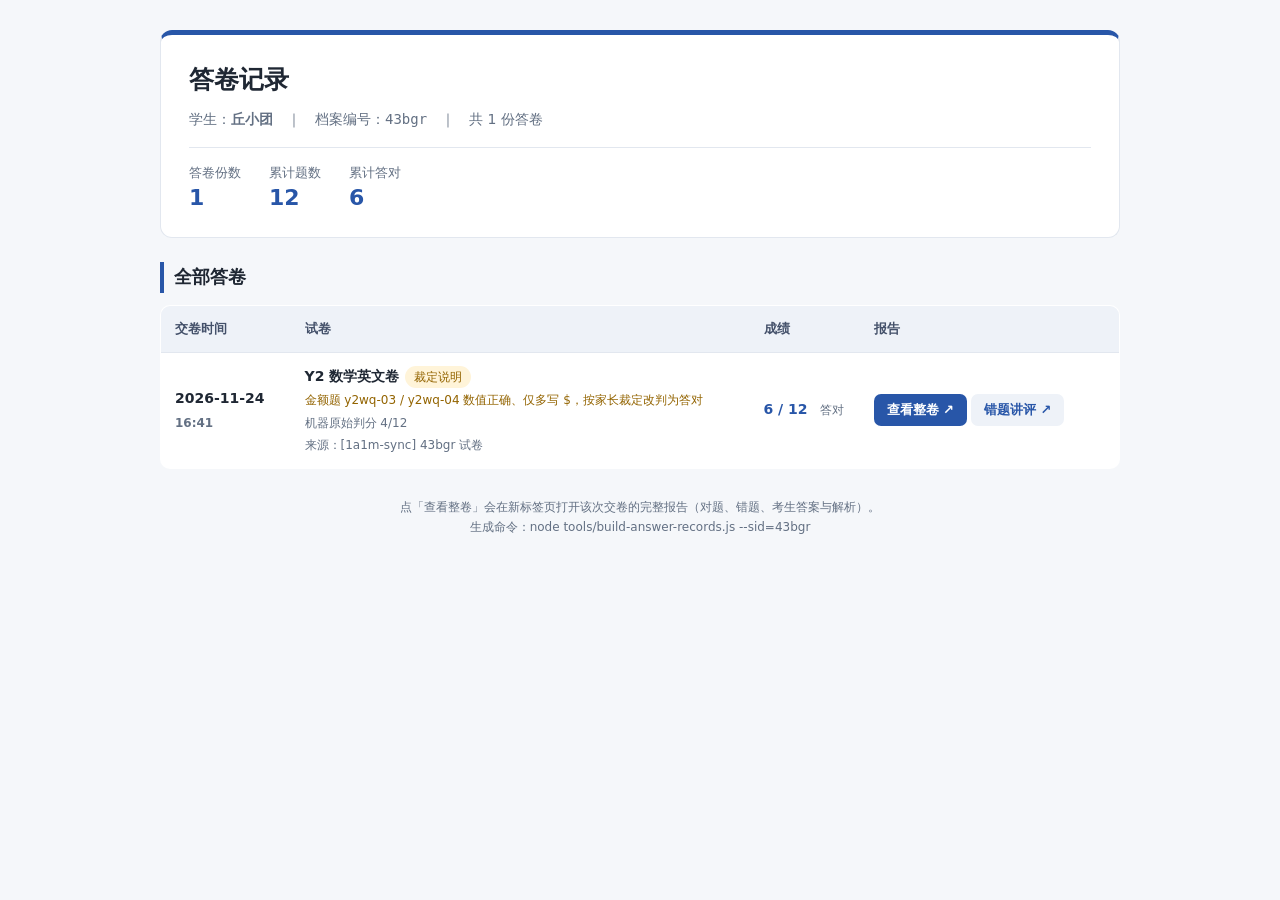
<file: reports/answer-records-43bgr.html>
<!doctype html><html lang="zh-CN"><meta charset="utf-8"><meta name="viewport" content="width=device-width,initial-scale=1"><title>答卷记录 · 丘小团</title><style>
:root{--ink:#1f2733;--sub:#637083;--line:#e2e7ef;--bg:#f5f7fa;--blue:#2856a8;--bad:#c0392b;--good:#1d7c50}
*{box-sizing:border-box}
body{margin:0;padding:30px 18px 60px;background:var(--bg);color:var(--ink);font:14px/1.7 system-ui,-apple-system,"Microsoft YaHei",sans-serif}
.wrap{max-width:960px;margin:0 auto}
header{background:#fff;border:1px solid var(--line);border-top:5px solid var(--blue);border-radius:12px;padding:24px 28px;margin-bottom:20px}
h1{margin:0 0 6px;font-size:25px}
.meta{color:var(--sub)}
.sum{display:flex;gap:28px;flex-wrap:wrap;margin-top:16px;padding-top:14px;border-top:1px solid var(--line)}
.sum div{font-size:13px;color:var(--sub)}
.sum b{display:block;font-size:22px;color:var(--blue);line-height:1.3}
h2{font-size:18px;margin:24px 0 12px;padding-left:10px;border-left:4px solid var(--blue)}
table{border-collapse:collapse;width:100%;background:#fff;border:1px solid var(--line);border-radius:10px;overflow:hidden;font-size:14px}
th,td{padding:12px 14px;border-bottom:1px solid var(--line);text-align:left;vertical-align:middle}
th{background:#eef2f8;font-weight:600;font-size:13px;color:#44516a}
tr:last-child td{border-bottom:0}
tr:hover td{background:#fafcff}
.date{font-weight:600;white-space:nowrap}
.paper{font-weight:600}
.tiny{font-size:12px;color:var(--sub);display:block;margin-top:2px}
.score{font-weight:700;color:var(--blue);white-space:nowrap}
.score small{font-weight:400;color:var(--sub)}
.badge{display:inline-block;font-size:12px;padding:1px 9px;border-radius:20px;background:#fff4d9;color:#936400;margin-left:6px}
.links{white-space:nowrap}
a.btn{display:inline-block;padding:5px 13px;border-radius:7px;background:var(--blue);color:#fff;text-decoration:none;font-size:13px;font-weight:600;margin:2px 4px 2px 0}
a.btn:hover{background:#1d437f}
a.btn.alt{background:#eef2f8;color:var(--blue)}
a.btn.alt:hover{background:#dfe8f6}
.missing{display:inline-block;font-size:12px;color:#aab2bf;padding:5px 8px}
.empty{background:#fff;border:1px dashed var(--line);border-radius:10px;padding:30px;text-align:center;color:var(--sub)}
footer{color:var(--sub);font-size:12px;text-align:center;margin-top:28px}
@media print{body{background:#fff;padding:0}a.btn{border:1px solid var(--line);color:var(--ink);background:#fff}@page{size:A4 landscape;margin:14mm}}
</style><div class="wrap"><header><h1>答卷记录</h1><div class="meta">学生：<b>丘小团</b>　｜　档案编号：<code>43bgr</code>　｜　共 1 份答卷</div><div class="sum"><div>答卷份数<b>1</b></div><div>累计题数<b>12</b></div><div>累计答对<b>6</b></div></div></header><h2>全部答卷</h2><table><thead><tr><th style="width:130px">交卷时间</th><th>试卷</th><th style="width:110px">成绩</th><th style="width:260px">报告</th></tr></thead><tbody><tr><td class="date">2026-11-24<span class="tiny">16:41</span></td><td><span class="paper">Y2 数学英文卷</span><span class="badge">裁定说明</span><span class="tiny" style="color:#936400">金额题 y2wq-03 / y2wq-04 数值正确、仅多写 $，按家长裁定改判为答对</span><span class="tiny">机器原始判分 4/12</span><span class="tiny">来源：[1a1m-sync] 43bgr 试卷</span></td><td class="score">6 / 12<small>　答对</small></td><td class="links"><a class="btn" href="paper-43bgr-20261124.html" target="_blank" rel="noopener">查看整卷 ↗</a><a class="btn alt" href="wrong-report-43bgr-20261124.html" target="_blank" rel="noopener">错题讲评 ↗</a></td></tr></tbody></table><footer>点「查看整卷」会在新标签页打开该次交卷的完整报告（对题、错题、考生答案与解析）。<br>生成命令：node tools/build-answer-records.js --sid=43bgr</footer></div></html>
</file>
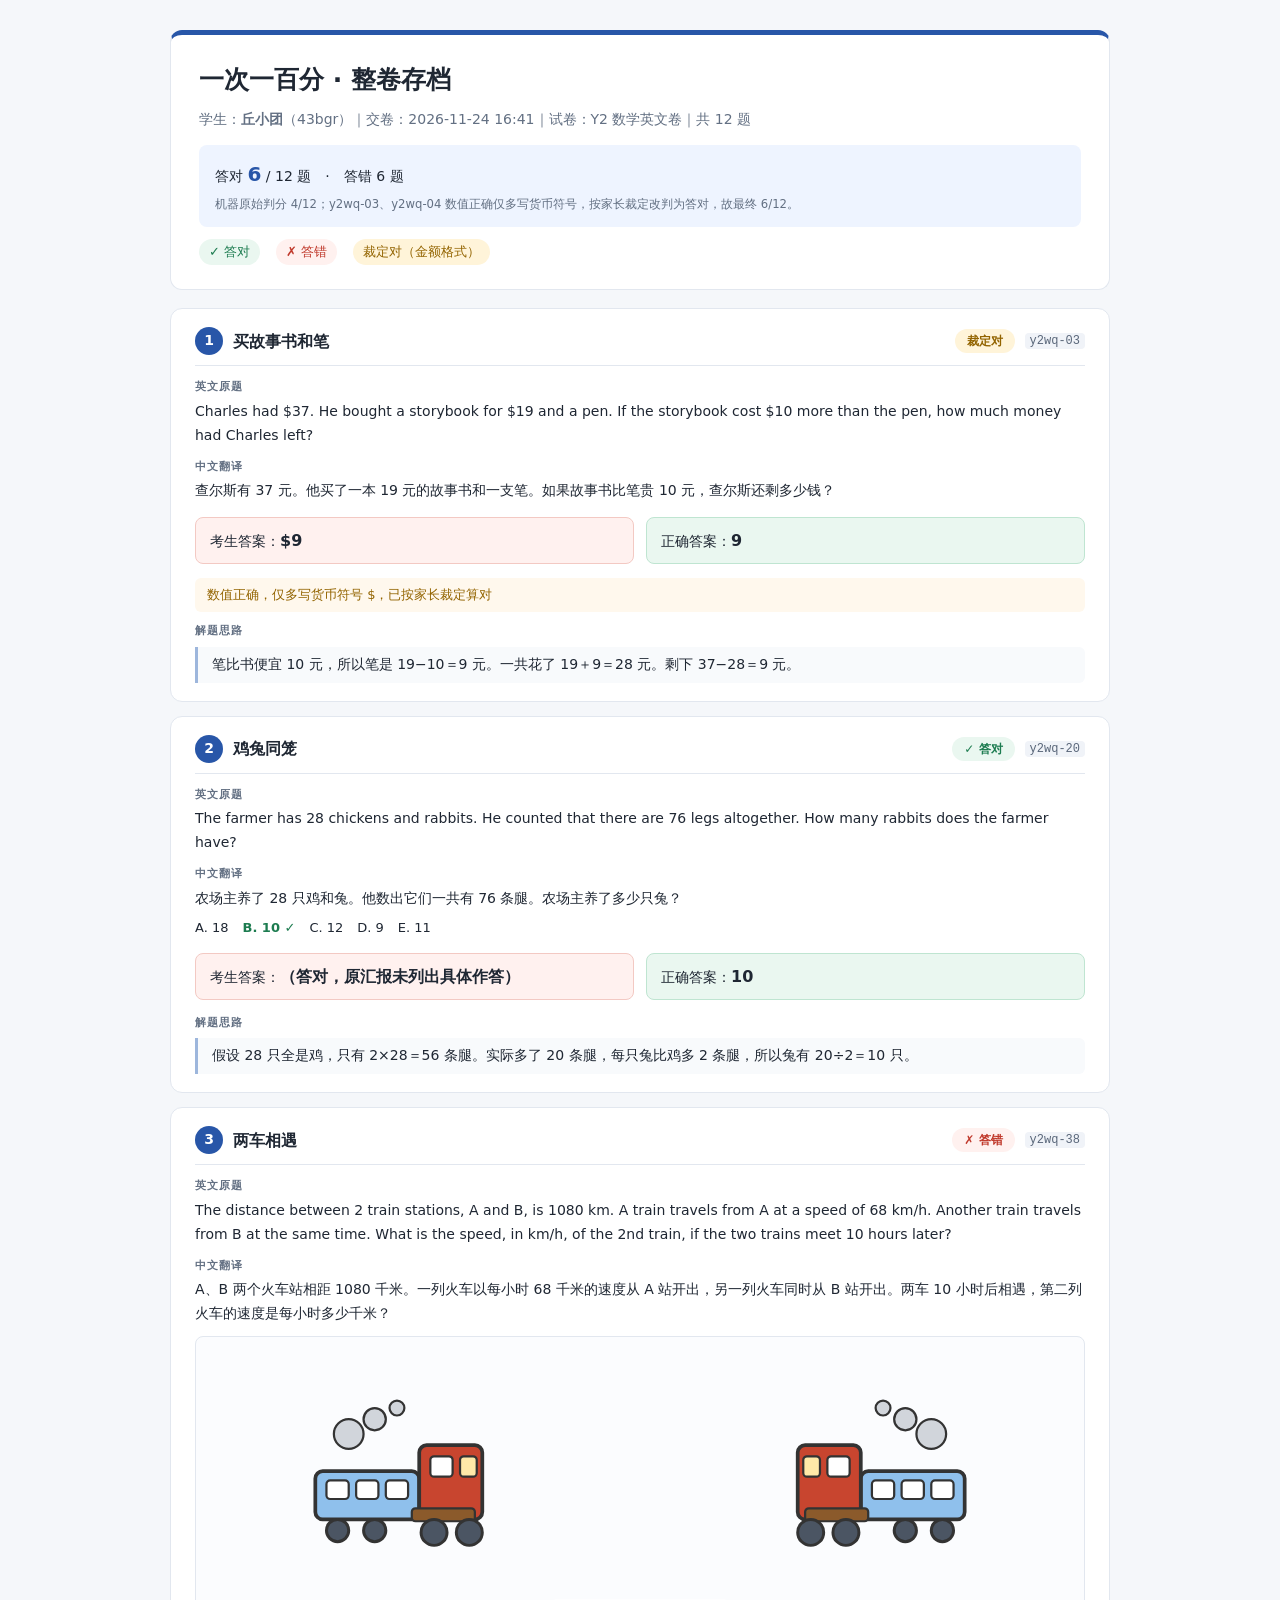
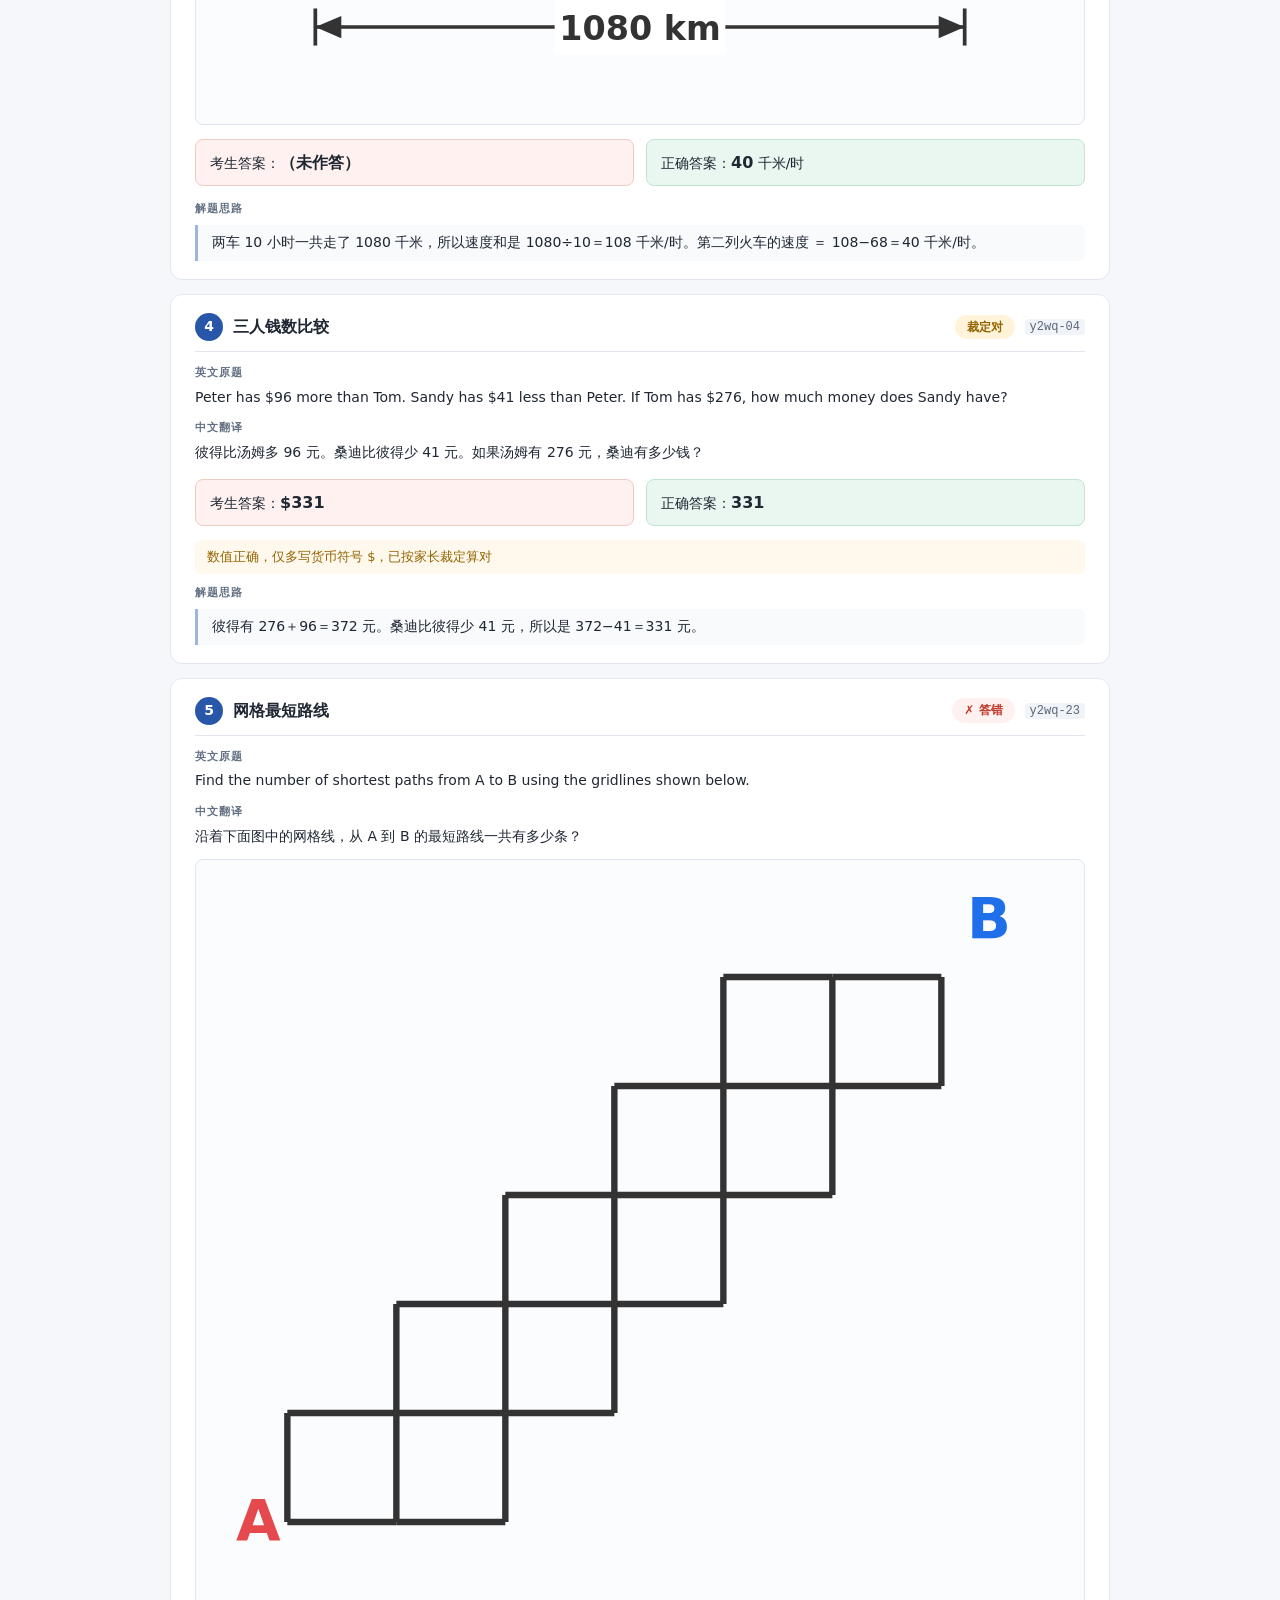
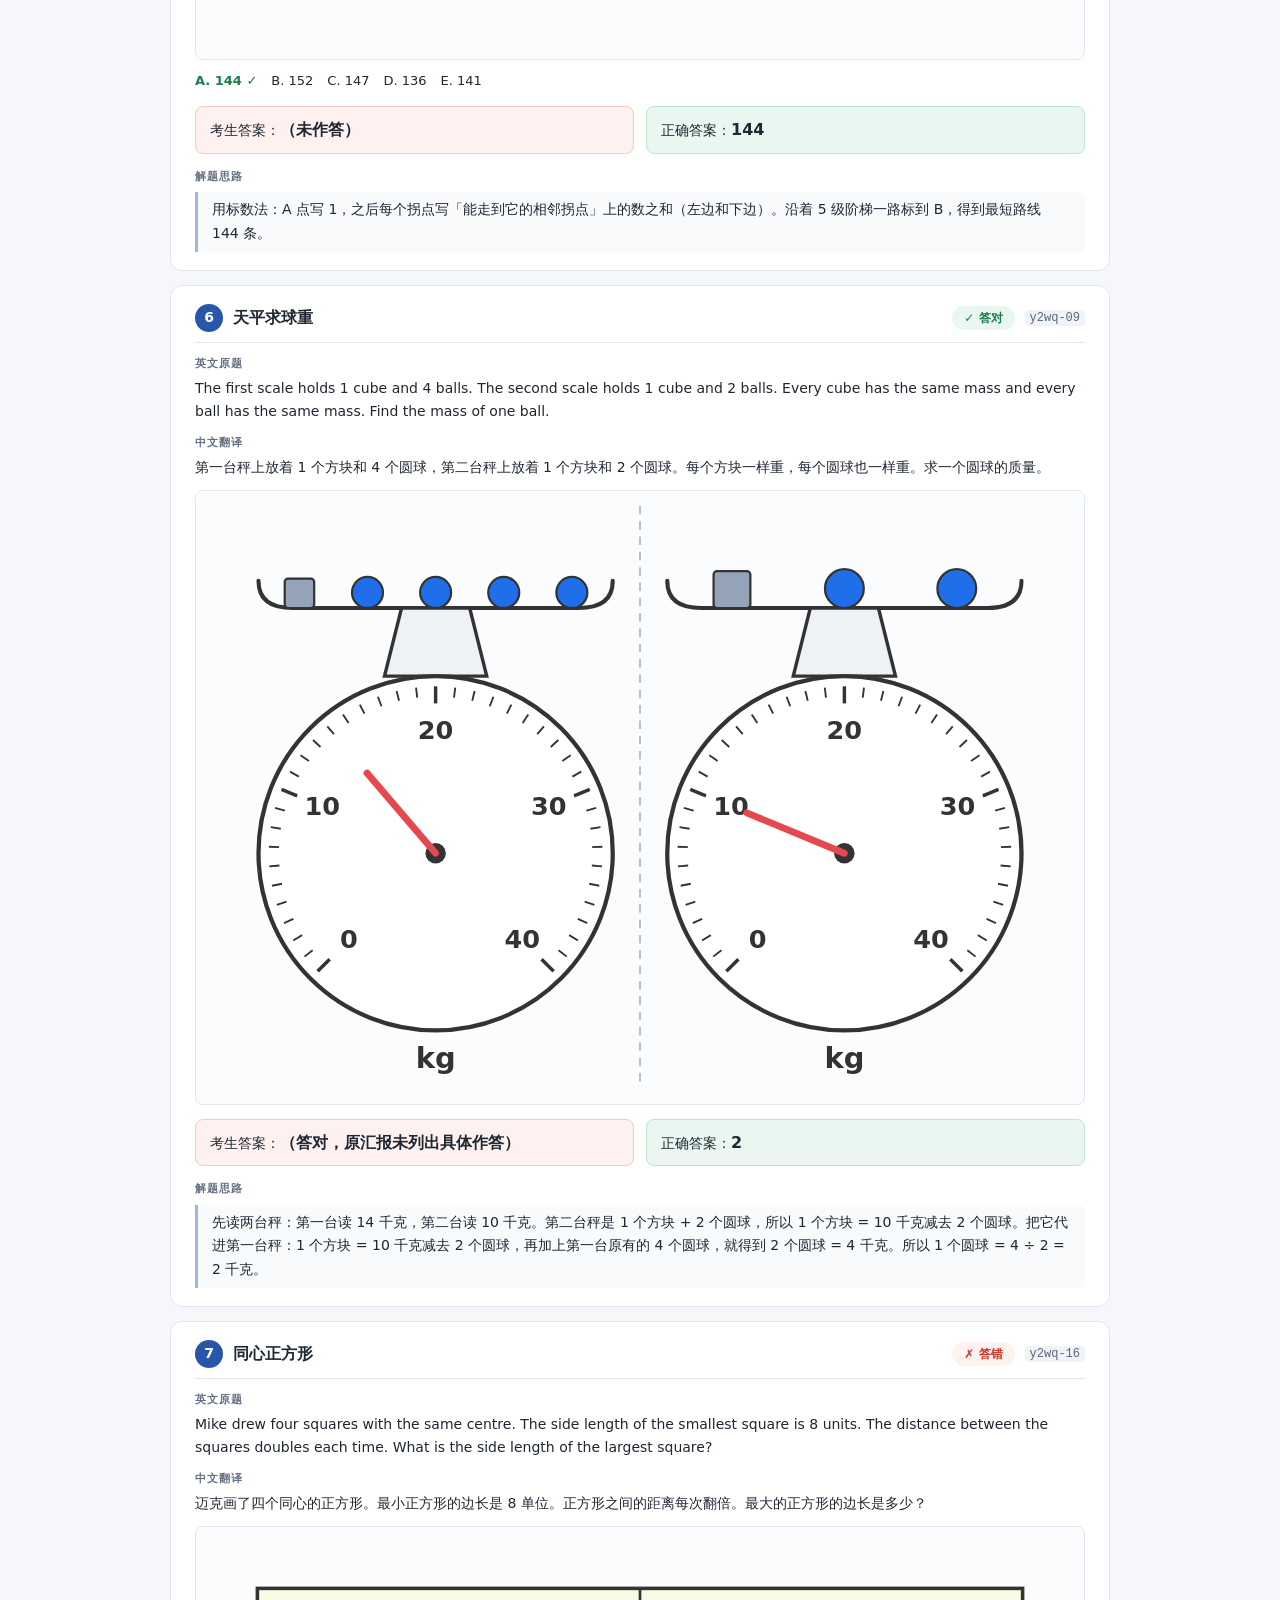
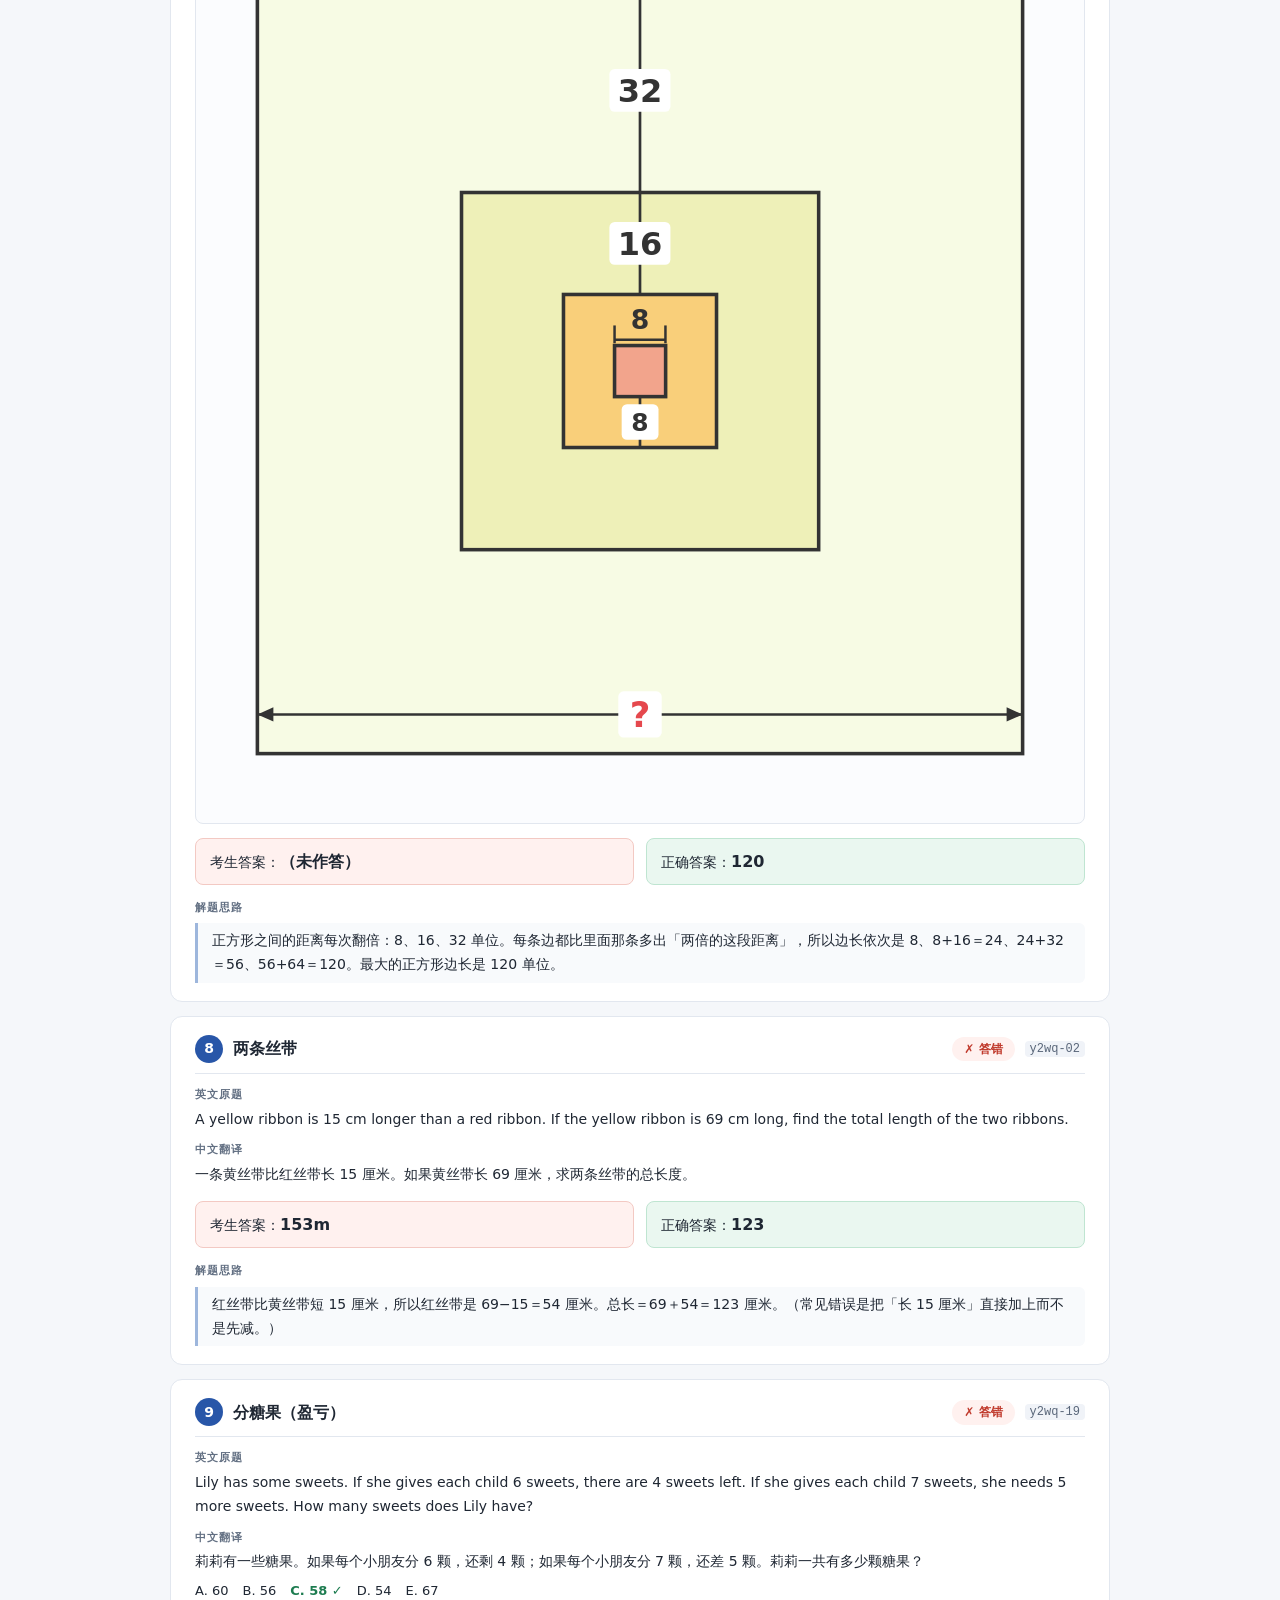
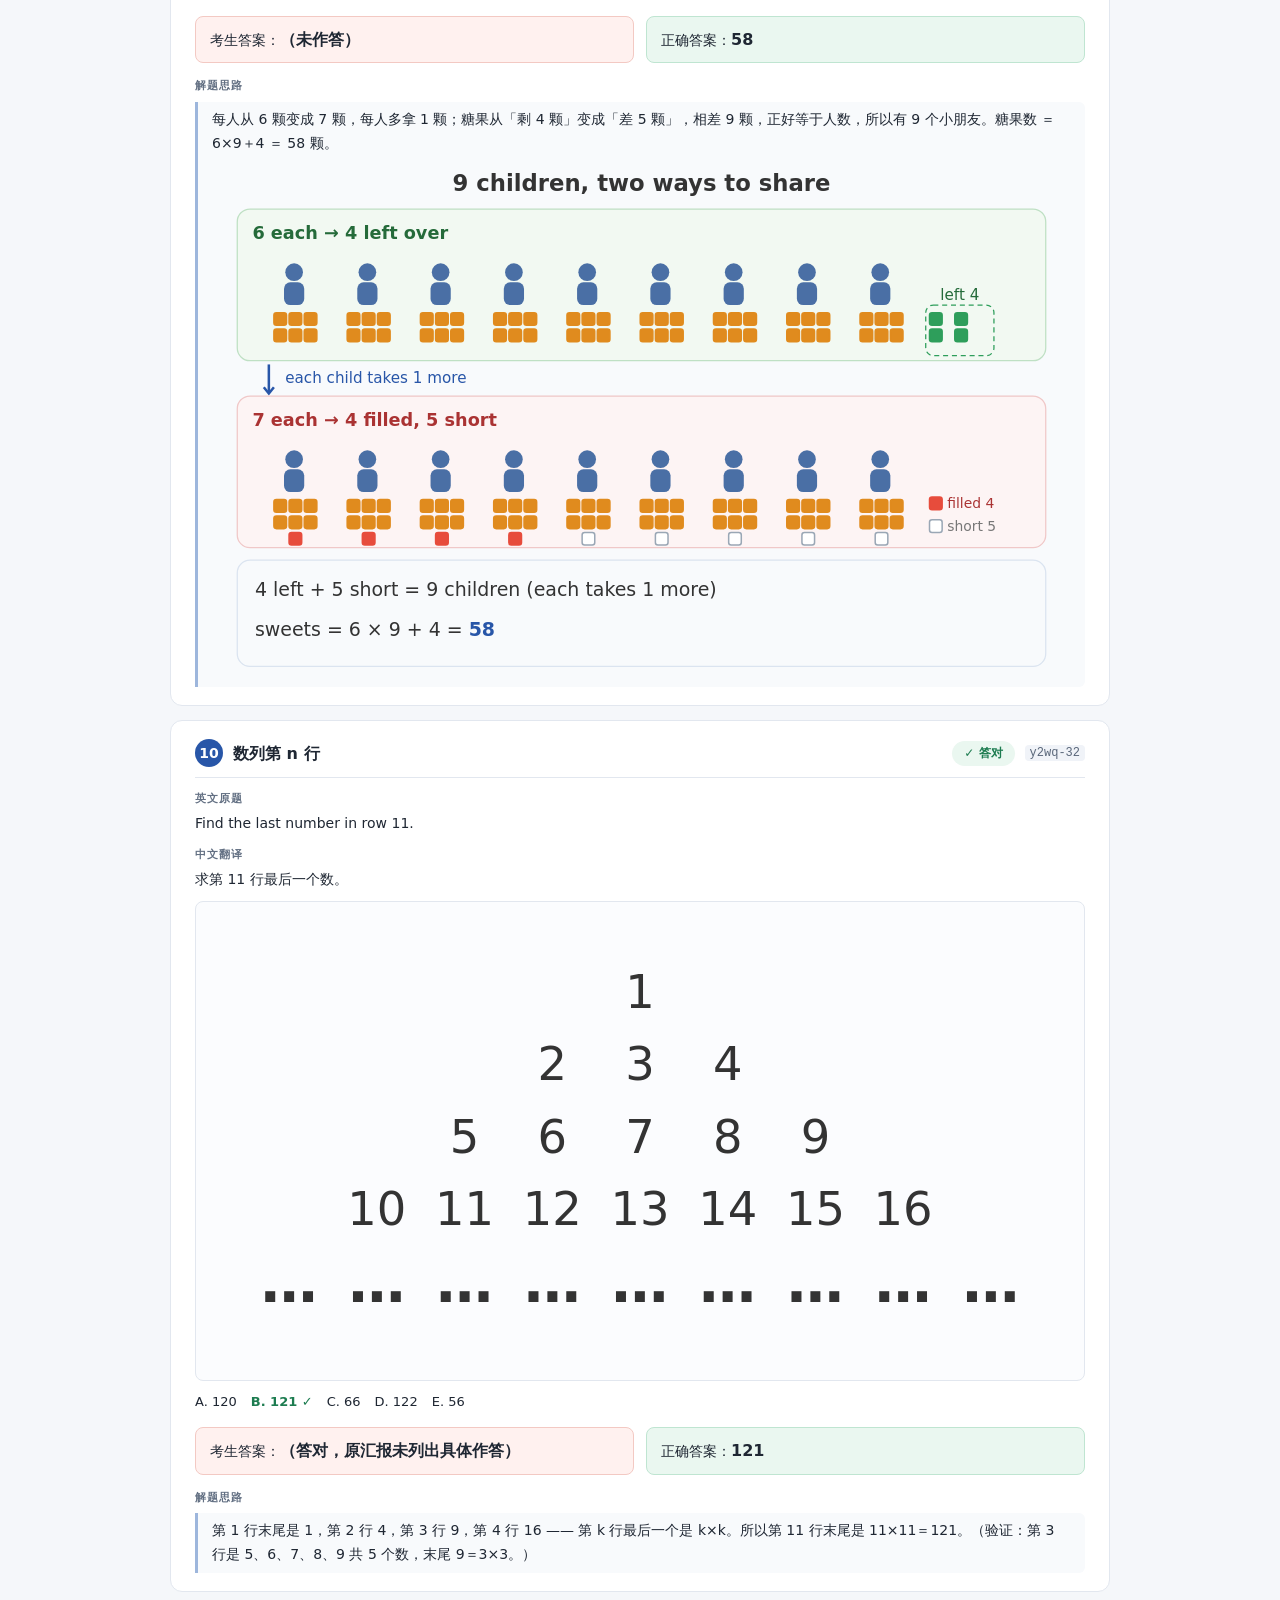
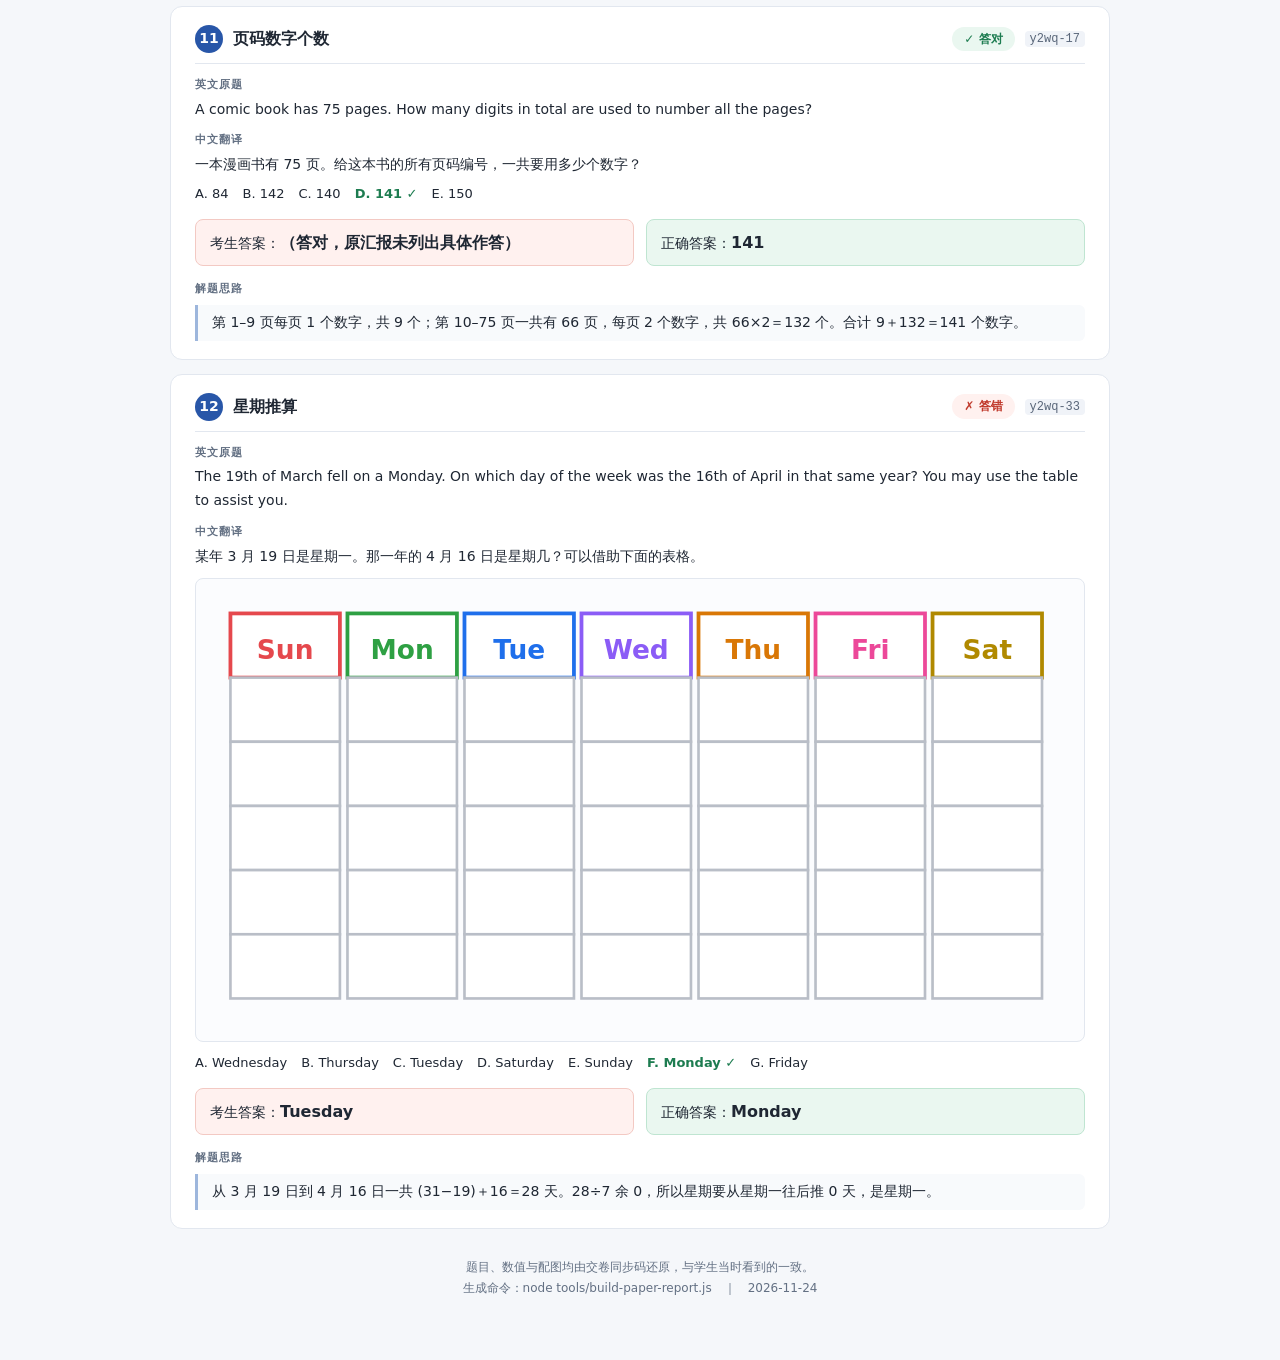
<file: reports/paper-43bgr-20261124.html>
<!doctype html><html lang="zh-CN"><meta charset="utf-8"><meta name="viewport" content="width=device-width,initial-scale=1"><title>整卷存档 · 丘小团 · 2026-11-24</title><style>
:root{--ink:#1f2733;--sub:#637083;--line:#e2e7ef;--bg:#f5f7fa;--blue:#2856a8;--bad:#c0392b;--good:#1d7c50;--soft:#fff8ed}
*{box-sizing:border-box}
body{margin:0;padding:30px 18px 60px;background:var(--bg);color:var(--ink);font:14px/1.7 system-ui,-apple-system,"Microsoft YaHei",sans-serif}
.wrap{max-width:940px;margin:0 auto}
header{background:#fff;border:1px solid var(--line);border-top:5px solid var(--blue);border-radius:12px;padding:24px 28px;margin-bottom:18px}
h1{margin:0 0 6px;font-size:25px}
.meta{color:var(--sub);font-size:14px}
.banner{margin-top:14px;padding:12px 16px;background:#eef4ff;border-radius:8px}
.banner b{font-size:20px;color:var(--blue)}
.banner small{display:block;color:var(--sub);margin-top:4px}
.legend{display:flex;gap:16px;flex-wrap:wrap;margin-top:12px;font-size:13px}
.legend span{padding:2px 10px;border-radius:20px}
.lg-ok{background:#eaf7f0;color:var(--good)}.lg-bad{background:#fff1ef;color:var(--bad)}.lg-fix{background:#fff4d9;color:#936400}
.card{background:#fff;border:1px solid var(--line);border-radius:12px;padding:18px 24px;margin:14px 0;break-inside:avoid;page-break-inside:avoid}
.chead{display:flex;align-items:center;gap:10px;flex-wrap:wrap;border-bottom:1px solid var(--line);padding-bottom:10px;margin-bottom:12px}
.chead .num{width:28px;height:28px;border-radius:50%;background:var(--blue);color:#fff;display:inline-flex;align-items:center;justify-content:center;font-weight:700}
.chead h3{margin:0;font-size:16px;flex:1}
.badge{font-size:12px;font-weight:700;padding:2px 12px;border-radius:20px}
.b-ok{background:#eaf7f0;color:var(--good)}.b-bad{background:#fff1ef;color:var(--bad)}.b-fix{background:#fff4d9;color:#936400}
code{font:12px ui-monospace,Consolas,monospace;color:#5a677a;background:#f0f3f8;padding:1px 5px;border-radius:4px}
.lang{font-size:11px;color:var(--sub);letter-spacing:1px;margin:10px 0 3px;font-weight:600}
.stem{margin:0}
.fig{margin:10px 0;padding:8px;background:#fbfcfe;border:1px solid var(--line);border-radius:8px;text-align:center}
.fig svg{max-width:100%;height:auto;display:inline-block}
.ansbox{display:flex;gap:12px;flex-wrap:wrap;margin:14px 0}
.ansbox>div{flex:1;min-width:210px;padding:9px 14px;border-radius:8px}
.ab-w{background:#fff1ef;border:1px solid #f3c9c3}.ab-r{background:#eaf7f0;border:1px solid #bfe5d1}
.ansbox b{font-size:16px}
.opts{display:flex;flex-wrap:wrap;gap:5px 14px;font-size:13px;margin-top:6px}
.opts .ok{color:var(--good);font-weight:700}
.sol{background:#f8fafc;border-left:3px solid #9db6dc;padding:6px 14px;border-radius:0 6px 6px 0;margin-top:6px}
.sol svg{max-width:100%}
.note{font-size:13px;color:#936400;background:var(--soft);border-radius:6px;padding:6px 12px;margin-top:8px}
footer{color:var(--sub);font-size:12px;text-align:center;margin-top:28px;line-height:1.8}
@media print{body{background:#fff;padding:0}.card,header{box-shadow:none}@page{size:A4;margin:14mm}}
</style><div class="wrap"><header><h1>一次一百分 · 整卷存档</h1><div class="meta">学生：<b>丘小团</b>（43bgr）｜交卷：2026-11-24 16:41｜试卷：Y2 数学英文卷｜共 12 题</div><div class="banner">答对 <b>6</b> / 12 题　·　答错 6 题<small>机器原始判分 4/12；y2wq-03、y2wq-04 数值正确仅多写货币符号，按家长裁定改判为答对，故最终 6/12。</small></div><div class="legend"><span class="lg-ok">✓ 答对</span><span class="lg-bad">✗ 答错</span><span class="lg-fix">裁定对（金额格式）</span></div></header><article class="card"><div class="chead"><span class="num">1</span><h3>买故事书和笔</h3><span class="badge b-fix">裁定对</span><code>y2wq-03</code></div><div class="lang">英文原题</div><p class="stem">Charles had $37. He bought a storybook for $19 and a pen. If the storybook cost $10 more than the pen, how much money had Charles left?</p><div class="lang">中文翻译</div><p class="stem">查尔斯有 37 元。他买了一本 19 元的故事书和一支笔。如果故事书比笔贵 10 元，查尔斯还剩多少钱？</p><div class="ansbox"><div class="ab-w">考生答案：<b>$9</b></div><div class="ab-r">正确答案：<b>9</b> </div></div><div class="note">数值正确，仅多写货币符号 $，已按家长裁定算对</div><div class="lang">解题思路</div><div class="sol">笔比书便宜 10 元，所以笔是 19−10＝9 元。一共花了 19＋9＝28 元。剩下 37−28＝9 元。</div></article><article class="card"><div class="chead"><span class="num">2</span><h3>鸡兔同笼</h3><span class="badge b-ok">✓ 答对</span><code>y2wq-20</code></div><div class="lang">英文原题</div><p class="stem">The farmer has 28 chickens and rabbits. He counted that there are 76 legs altogether. How many rabbits does the farmer have?</p><div class="lang">中文翻译</div><p class="stem">农场主养了 28 只鸡和兔。他数出它们一共有 76 条腿。农场主养了多少只兔？</p><div class="opts"><span class="">A. 18</span><span class="ok">B. 10 ✓</span><span class="">C. 12</span><span class="">D. 9</span><span class="">E. 11</span></div><div class="ansbox"><div class="ab-w">考生答案：<b>（答对，原汇报未列出具体作答）</b></div><div class="ab-r">正确答案：<b>10</b> </div></div><div class="lang">解题思路</div><div class="sol">假设 28 只全是鸡，只有 2×28＝56 条腿。实际多了 20 条腿，每只兔比鸡多 2 条腿，所以兔有 20÷2＝10 只。</div></article><article class="card"><div class="chead"><span class="num">3</span><h3>两车相遇</h3><span class="badge b-bad">✗ 答错</span><code>y2wq-38</code></div><div class="lang">英文原题</div><p class="stem">The distance between 2 train stations, A and B, is 1080 km. A train travels from A at a speed of 68 km/h. Another train travels from B at the same time. What is the speed, in km/h, of the 2nd train, if the two trains meet 10 hours later?</p><div class="lang">中文翻译</div><p class="stem">A、B 两个火车站相距 1080 千米。一列火车以每小时 68 千米的速度从 A 站开出，另一列火车同时从 B 站开出。两车 10 小时后相遇，第二列火车的速度是每小时多少千米？</p><div class="fig"><svg viewBox="0 0 470 196" class="diagram" role="img" aria-label="two trains 1080 km apart" preserveAspectRatio="xMidYMid meet"><g data-u="train" data-dir="1" data-x="118" transform="translate(118,74) scale(1,1)"><rect x="-58" y="-6" width="56" height="26" rx="4" fill="#8fc0ec" stroke="#333333" stroke-width="2"/><rect x="-52" y="-1" width="12" height="10" rx="2" fill="#ffffff" stroke="#333333" stroke-width="1.2"/><rect x="-36" y="-1" width="12" height="10" rx="2" fill="#ffffff" stroke="#333333" stroke-width="1.2"/><rect x="-20" y="-1" width="12" height="10" rx="2" fill="#ffffff" stroke="#333333" stroke-width="1.2"/><rect x="-2" y="-20" width="34" height="40" rx="4" fill="#c8452f" stroke="#333333" stroke-width="2"/><rect x="4" y="-14" width="12" height="11" rx="2" fill="#ffffff" stroke="#333333" stroke-width="1.2"/><rect x="20" y="-14" width="9" height="11" rx="2" fill="#ffe9a8" stroke="#333333" stroke-width="1.2"/><rect x="-6" y="14" width="34" height="7" rx="2" fill="#8b5a2b" stroke="#333333" stroke-width="1.2"/><circle cx="-46" cy="26" r="6" fill="#4b5563" stroke="#333333" stroke-width="1.6"/><circle cx="-26" cy="26" r="6" fill="#4b5563" stroke="#333333" stroke-width="1.6"/><circle cx="6" cy="27" r="7" fill="#4b5563" stroke="#333333" stroke-width="1.6"/><circle cx="25" cy="27" r="7" fill="#4b5563" stroke="#333333" stroke-width="1.6"/><circle cx="-40" cy="-26" r="8" fill="#d1d5db" stroke="#333333" stroke-width="1.2"/><circle cx="-26" cy="-34" r="6" fill="#d1d5db" stroke="#333333" stroke-width="1.2"/><circle cx="-14" cy="-40" r="4" fill="#d1d5db" stroke="#333333" stroke-width="1.2"/></g><g data-u="train" data-dir="-1" data-x="352" transform="translate(352,74) scale(-1,1)"><rect x="-58" y="-6" width="56" height="26" rx="4" fill="#8fc0ec" stroke="#333333" stroke-width="2"/><rect x="-52" y="-1" width="12" height="10" rx="2" fill="#ffffff" stroke="#333333" stroke-width="1.2"/><rect x="-36" y="-1" width="12" height="10" rx="2" fill="#ffffff" stroke="#333333" stroke-width="1.2"/><rect x="-20" y="-1" width="12" height="10" rx="2" fill="#ffffff" stroke="#333333" stroke-width="1.2"/><rect x="-2" y="-20" width="34" height="40" rx="4" fill="#c8452f" stroke="#333333" stroke-width="2"/><rect x="4" y="-14" width="12" height="11" rx="2" fill="#ffffff" stroke="#333333" stroke-width="1.2"/><rect x="20" y="-14" width="9" height="11" rx="2" fill="#ffe9a8" stroke="#333333" stroke-width="1.2"/><rect x="-6" y="14" width="34" height="7" rx="2" fill="#8b5a2b" stroke="#333333" stroke-width="1.2"/><circle cx="-46" cy="26" r="6" fill="#4b5563" stroke="#333333" stroke-width="1.6"/><circle cx="-26" cy="26" r="6" fill="#4b5563" stroke="#333333" stroke-width="1.6"/><circle cx="6" cy="27" r="7" fill="#4b5563" stroke="#333333" stroke-width="1.6"/><circle cx="25" cy="27" r="7" fill="#4b5563" stroke="#333333" stroke-width="1.6"/><circle cx="-40" cy="-26" r="8" fill="#d1d5db" stroke="#333333" stroke-width="1.2"/><circle cx="-26" cy="-34" r="6" fill="#d1d5db" stroke="#333333" stroke-width="1.2"/><circle cx="-14" cy="-40" r="4" fill="#d1d5db" stroke="#333333" stroke-width="1.2"/></g><line x1="60" y1="152" x2="410" y2="152" stroke="#333333" stroke-width="2"/><line data-u="dim" data-d="1080" x1="60" y1="142" x2="60" y2="162" stroke="#333333" stroke-width="2"/><line x1="410" y1="142" x2="410" y2="162" stroke="#333333" stroke-width="2"/><path d="M74,146 L60,152 L74,158 Z" fill="#333333"/><path d="M396,146 L410,152 L396,158 Z" fill="#333333"/><rect x="189" y="137" width="92" height="30" fill="#ffffff"/><text x="235" y="159" font-size="18" font-weight="700" text-anchor="middle" fill="#333333">1080 km</text></svg></div><div class="ansbox"><div class="ab-w">考生答案：<b>（未作答）</b></div><div class="ab-r">正确答案：<b>40</b> 千米/时</div></div><div class="lang">解题思路</div><div class="sol">两车 10 小时一共走了 1080 千米，所以速度和是 1080÷10＝108 千米/时。第二列火车的速度 ＝ 108−68＝40 千米/时。</div></article><article class="card"><div class="chead"><span class="num">4</span><h3>三人钱数比较</h3><span class="badge b-fix">裁定对</span><code>y2wq-04</code></div><div class="lang">英文原题</div><p class="stem">Peter has $96 more than Tom. Sandy has $41 less than Peter. If Tom has $276, how much money does Sandy have?</p><div class="lang">中文翻译</div><p class="stem">彼得比汤姆多 96 元。桑迪比彼得少 41 元。如果汤姆有 276 元，桑迪有多少钱？</p><div class="ansbox"><div class="ab-w">考生答案：<b>$331</b></div><div class="ab-r">正确答案：<b>331</b> </div></div><div class="note">数值正确，仅多写货币符号 $，已按家长裁定算对</div><div class="lang">解题思路</div><div class="sol">彼得有 276＋96＝372 元。桑迪比彼得少 41 元，所以是 372−41＝331 元。</div></article><article class="card"><div class="chead"><span class="num">5</span><h3>网格最短路线</h3><span class="badge b-bad">✗ 答错</span><code>y2wq-23</code></div><div class="lang">英文原题</div><p class="stem">Find the number of shortest paths from A to B using the gridlines shown below.</p><div class="lang">中文翻译</div><p class="stem">沿着下面图中的网格线，从 A 到 B 的最短路线一共有多少条？</p><div class="fig"><svg viewBox="0 0 272 242" class="diagram" role="img" aria-label="staircase grid of 5 levels" preserveAspectRatio="xMidYMid meet"><g data-u="grid" data-n="5"><line data-u="edge" data-x1="0" data-y1="0" data-x2="1" data-y2="0" x1="26" y1="204" x2="60" y2="204" stroke="#333333" stroke-width="2"/><line data-u="edge" data-x1="0" data-y1="1" data-x2="1" data-y2="1" x1="26" y1="170" x2="60" y2="170" stroke="#333333" stroke-width="2"/><line data-u="edge" data-x1="0" data-y1="0" data-x2="0" data-y2="1" x1="26" y1="204" x2="26" y2="170" stroke="#333333" stroke-width="2"/><line data-u="edge" data-x1="1" data-y1="0" data-x2="1" data-y2="1" x1="60" y1="204" x2="60" y2="170" stroke="#333333" stroke-width="2"/><line data-u="edge" data-x1="1" data-y1="0" data-x2="2" data-y2="0" x1="60" y1="204" x2="94" y2="204" stroke="#333333" stroke-width="2"/><line data-u="edge" data-x1="1" data-y1="1" data-x2="2" data-y2="1" x1="60" y1="170" x2="94" y2="170" stroke="#333333" stroke-width="2"/><line data-u="edge" data-x1="2" data-y1="0" data-x2="2" data-y2="1" x1="94" y1="204" x2="94" y2="170" stroke="#333333" stroke-width="2"/><line data-u="edge" data-x1="1" data-y1="2" data-x2="2" data-y2="2" x1="60" y1="136" x2="94" y2="136" stroke="#333333" stroke-width="2"/><line data-u="edge" data-x1="1" data-y1="1" data-x2="1" data-y2="2" x1="60" y1="170" x2="60" y2="136" stroke="#333333" stroke-width="2"/><line data-u="edge" data-x1="2" data-y1="1" data-x2="2" data-y2="2" x1="94" y1="170" x2="94" y2="136" stroke="#333333" stroke-width="2"/><line data-u="edge" data-x1="2" data-y1="1" data-x2="3" data-y2="1" x1="94" y1="170" x2="128" y2="170" stroke="#333333" stroke-width="2"/><line data-u="edge" data-x1="2" data-y1="2" data-x2="3" data-y2="2" x1="94" y1="136" x2="128" y2="136" stroke="#333333" stroke-width="2"/><line data-u="edge" data-x1="3" data-y1="1" data-x2="3" data-y2="2" x1="128" y1="170" x2="128" y2="136" stroke="#333333" stroke-width="2"/><line data-u="edge" data-x1="2" data-y1="3" data-x2="3" data-y2="3" x1="94" y1="102" x2="128" y2="102" stroke="#333333" stroke-width="2"/><line data-u="edge" data-x1="2" data-y1="2" data-x2="2" data-y2="3" x1="94" y1="136" x2="94" y2="102" stroke="#333333" stroke-width="2"/><line data-u="edge" data-x1="3" data-y1="2" data-x2="3" data-y2="3" x1="128" y1="136" x2="128" y2="102" stroke="#333333" stroke-width="2"/><line data-u="edge" data-x1="3" data-y1="2" data-x2="4" data-y2="2" x1="128" y1="136" x2="162" y2="136" stroke="#333333" stroke-width="2"/><line data-u="edge" data-x1="3" data-y1="3" data-x2="4" data-y2="3" x1="128" y1="102" x2="162" y2="102" stroke="#333333" stroke-width="2"/><line data-u="edge" data-x1="4" data-y1="2" data-x2="4" data-y2="3" x1="162" y1="136" x2="162" y2="102" stroke="#333333" stroke-width="2"/><line data-u="edge" data-x1="3" data-y1="4" data-x2="4" data-y2="4" x1="128" y1="68" x2="162" y2="68" stroke="#333333" stroke-width="2"/><line data-u="edge" data-x1="3" data-y1="3" data-x2="3" data-y2="4" x1="128" y1="102" x2="128" y2="68" stroke="#333333" stroke-width="2"/><line data-u="edge" data-x1="4" data-y1="3" data-x2="4" data-y2="4" x1="162" y1="102" x2="162" y2="68" stroke="#333333" stroke-width="2"/><line data-u="edge" data-x1="4" data-y1="3" data-x2="5" data-y2="3" x1="162" y1="102" x2="196" y2="102" stroke="#333333" stroke-width="2"/><line data-u="edge" data-x1="4" data-y1="4" data-x2="5" data-y2="4" x1="162" y1="68" x2="196" y2="68" stroke="#333333" stroke-width="2"/><line data-u="edge" data-x1="5" data-y1="3" data-x2="5" data-y2="4" x1="196" y1="102" x2="196" y2="68" stroke="#333333" stroke-width="2"/><line data-u="edge" data-x1="4" data-y1="5" data-x2="5" data-y2="5" x1="162" y1="34" x2="196" y2="34" stroke="#333333" stroke-width="2"/><line data-u="edge" data-x1="4" data-y1="4" data-x2="4" data-y2="5" x1="162" y1="68" x2="162" y2="34" stroke="#333333" stroke-width="2"/><line data-u="edge" data-x1="5" data-y1="4" data-x2="5" data-y2="5" x1="196" y1="68" x2="196" y2="34" stroke="#333333" stroke-width="2"/><line data-u="edge" data-x1="5" data-y1="4" data-x2="6" data-y2="4" x1="196" y1="68" x2="230" y2="68" stroke="#333333" stroke-width="2"/><line data-u="edge" data-x1="5" data-y1="5" data-x2="6" data-y2="5" x1="196" y1="34" x2="230" y2="34" stroke="#333333" stroke-width="2"/><line data-u="edge" data-x1="6" data-y1="4" data-x2="6" data-y2="5" x1="230" y1="68" x2="230" y2="34" stroke="#333333" stroke-width="2"/></g><text data-u="pt" data-name="A" data-x="0" data-y="0" x="10" y="210" font-size="18" font-weight="700" fill="#e5484d">A</text><text data-u="pt" data-name="B" data-x="6" data-y="5" x="238" y="22" font-size="18" font-weight="700" fill="#1f6feb">B</text></svg></div><div class="opts"><span class="ok">A. 144 ✓</span><span class="">B. 152</span><span class="">C. 147</span><span class="">D. 136</span><span class="">E. 141</span></div><div class="ansbox"><div class="ab-w">考生答案：<b>（未作答）</b></div><div class="ab-r">正确答案：<b>144</b> </div></div><div class="lang">解题思路</div><div class="sol">用标数法：A 点写 1，之后每个拐点写「能走到它的相邻拐点」上的数之和（左边和下边）。沿着 5 级阶梯一路标到 B，得到最短路线 144 条。</div></article><article class="card"><div class="chead"><span class="num">6</span><h3>天平求球重</h3><span class="badge b-ok">✓ 答对</span><code>y2wq-09</code></div><div class="lang">英文原题</div><p class="stem">The first scale holds 1 cube and 4 balls. The second scale holds 1 cube and 2 balls. Every cube has the same mass and every ball has the same mass. Find the mass of one ball.</p><div class="lang">中文翻译</div><p class="stem">第一台秤上放着 1 个方块和 4 个圆球，第二台秤上放着 1 个方块和 2 个圆球。每个方块一样重，每个圆球也一样重。求一个圆球的质量。</p><div class="fig"><svg viewBox="0 0 512 346" class="diagram" role="img" aria-label="scale with a pan on top and a dial below" preserveAspectRatio="xMidYMid meet"><g data-u="scale" data-val="14" data-max="40"><path data-u="pan" data-y="64" d="M32 48 Q32 64 52 64 L220 64 Q240 64 240 48" fill="none" stroke="#333333" stroke-width="2.4" stroke-linecap="round"/><path data-u="neck" d="M116 64 L156 64 L166 104 L106 104 Z" fill="#eef2f6" stroke="#333333" stroke-width="2"/><circle data-u="dial" data-cy="208" cx="136" cy="208" r="104" fill="#ffffff" stroke="#333333" stroke-width="2.5"/><circle cx="136" cy="208" r="6" fill="#333333"/><line data-u="tick" data-v="0" x1="73.8" y1="270.2" x2="66.7" y2="277.3" stroke="#333333" stroke-width="2"/><text x="85.1" y="263.9" font-size="15" font-weight="700" text-anchor="middle" fill="#333333">0</text><line data-u="tick" data-v="10" x1="54.7" y1="174.3" x2="45.5" y2="170.5" stroke="#333333" stroke-width="2"/><text x="69.5" y="185.4" font-size="15" font-weight="700" text-anchor="middle" fill="#333333">10</text><line data-u="tick" data-v="20" x1="136.0" y1="120.0" x2="136.0" y2="110.0" stroke="#333333" stroke-width="2"/><text x="136.0" y="141.0" font-size="15" font-weight="700" text-anchor="middle" fill="#333333">20</text><line data-u="tick" data-v="30" x1="217.3" y1="174.3" x2="226.5" y2="170.5" stroke="#333333" stroke-width="2"/><text x="202.5" y="185.4" font-size="15" font-weight="700" text-anchor="middle" fill="#333333">30</text><line data-u="tick" data-v="40" x1="198.2" y1="270.2" x2="205.3" y2="277.3" stroke="#333333" stroke-width="2"/><text x="186.9" y="263.9" font-size="15" font-weight="700" text-anchor="middle" fill="#333333">40</text><line data-u="tickminor" data-v="1" x1="63.8" y1="265.0" x2="59.0" y2="268.7" stroke="#333333" stroke-width="1.1"/><line data-u="tickminor" data-v="2" x1="57.6" y1="256.1" x2="52.4" y2="259.2" stroke="#333333" stroke-width="1.1"/><line data-u="tickminor" data-v="3" x1="52.5" y1="246.5" x2="47.0" y2="249.0" stroke="#333333" stroke-width="1.1"/><line data-u="tickminor" data-v="4" x1="48.5" y1="236.4" x2="42.8" y2="238.3" stroke="#333333" stroke-width="1.1"/><line data-u="tickminor" data-v="5" x1="45.8" y1="225.9" x2="39.9" y2="227.1" stroke="#333333" stroke-width="1.1"/><line data-u="tickminor" data-v="6" x1="44.3" y1="215.2" x2="38.3" y2="215.7" stroke="#333333" stroke-width="1.1"/><line data-u="tickminor" data-v="7" x1="44.1" y1="204.4" x2="38.1" y2="204.2" stroke="#333333" stroke-width="1.1"/><line data-u="tickminor" data-v="8" x1="45.1" y1="193.6" x2="39.2" y2="192.7" stroke="#333333" stroke-width="1.1"/><line data-u="tickminor" data-v="9" x1="47.5" y1="183.0" x2="41.7" y2="181.4" stroke="#333333" stroke-width="1.1"/><line data-u="tickminor" data-v="11" x1="55.7" y1="163.0" x2="50.5" y2="160.1" stroke="#333333" stroke-width="1.1"/><line data-u="tickminor" data-v="12" x1="61.6" y1="153.9" x2="56.7" y2="150.4" stroke="#333333" stroke-width="1.1"/><line data-u="tickminor" data-v="13" x1="68.4" y1="145.6" x2="64.0" y2="141.5" stroke="#333333" stroke-width="1.1"/><line data-u="tickminor" data-v="14" x1="76.3" y1="138.0" x2="72.4" y2="133.5" stroke="#333333" stroke-width="1.1"/><line data-u="tickminor" data-v="15" x1="84.9" y1="131.5" x2="81.6" y2="126.5" stroke="#333333" stroke-width="1.1"/><line data-u="tickminor" data-v="16" x1="94.2" y1="126.0" x2="91.5" y2="120.7" stroke="#333333" stroke-width="1.1"/><line data-u="tickminor" data-v="17" x1="104.2" y1="121.7" x2="102.1" y2="116.1" stroke="#333333" stroke-width="1.1"/><line data-u="tickminor" data-v="18" x1="114.5" y1="118.5" x2="113.1" y2="112.7" stroke="#333333" stroke-width="1.1"/><line data-u="tickminor" data-v="19" x1="125.2" y1="116.6" x2="124.5" y2="110.7" stroke="#333333" stroke-width="1.1"/><line data-u="tickminor" data-v="21" x1="146.8" y1="116.6" x2="147.5" y2="110.7" stroke="#333333" stroke-width="1.1"/><line data-u="tickminor" data-v="22" x1="157.5" y1="118.5" x2="158.9" y2="112.7" stroke="#333333" stroke-width="1.1"/><line data-u="tickminor" data-v="23" x1="167.8" y1="121.7" x2="169.9" y2="116.1" stroke="#333333" stroke-width="1.1"/><line data-u="tickminor" data-v="24" x1="177.8" y1="126.0" x2="180.5" y2="120.7" stroke="#333333" stroke-width="1.1"/><line data-u="tickminor" data-v="25" x1="187.1" y1="131.5" x2="190.4" y2="126.5" stroke="#333333" stroke-width="1.1"/><line data-u="tickminor" data-v="26" x1="195.7" y1="138.0" x2="199.6" y2="133.5" stroke="#333333" stroke-width="1.1"/><line data-u="tickminor" data-v="27" x1="203.6" y1="145.6" x2="208.0" y2="141.5" stroke="#333333" stroke-width="1.1"/><line data-u="tickminor" data-v="28" x1="210.4" y1="153.9" x2="215.3" y2="150.4" stroke="#333333" stroke-width="1.1"/><line data-u="tickminor" data-v="29" x1="216.3" y1="163.0" x2="221.5" y2="160.1" stroke="#333333" stroke-width="1.1"/><line data-u="tickminor" data-v="31" x1="224.5" y1="183.0" x2="230.3" y2="181.4" stroke="#333333" stroke-width="1.1"/><line data-u="tickminor" data-v="32" x1="226.9" y1="193.6" x2="232.8" y2="192.7" stroke="#333333" stroke-width="1.1"/><line data-u="tickminor" data-v="33" x1="227.9" y1="204.4" x2="233.9" y2="204.2" stroke="#333333" stroke-width="1.1"/><line data-u="tickminor" data-v="34" x1="227.7" y1="215.2" x2="233.7" y2="215.7" stroke="#333333" stroke-width="1.1"/><line data-u="tickminor" data-v="35" x1="226.2" y1="225.9" x2="232.1" y2="227.1" stroke="#333333" stroke-width="1.1"/><line data-u="tickminor" data-v="36" x1="223.5" y1="236.4" x2="229.2" y2="238.3" stroke="#333333" stroke-width="1.1"/><line data-u="tickminor" data-v="37" x1="219.5" y1="246.5" x2="225.0" y2="249.0" stroke="#333333" stroke-width="1.1"/><line data-u="tickminor" data-v="38" x1="214.4" y1="256.1" x2="219.6" y2="259.2" stroke="#333333" stroke-width="1.1"/><line data-u="tickminor" data-v="39" x1="208.2" y1="265.0" x2="213.0" y2="268.7" stroke="#333333" stroke-width="1.1"/><line data-u="needle" data-val="14" x1="136" y1="208" x2="95.7" y2="160.9" stroke="#e5484d" stroke-width="4" stroke-linecap="round"/><text x="136" y="334" font-size="17" font-weight="700" text-anchor="middle" fill="#333333">kg</text><g data-u="panitems"><rect x="47.4" y="46.7" width="17.3" height="17.3" rx="2" fill="#94a3b8" stroke="#333333" stroke-width="1.3"/><circle cx="96" cy="54.879999999999995" r="9.1" fill="#1f6feb" stroke="#333333" stroke-width="1.3"/><circle cx="136" cy="54.879999999999995" r="9.1" fill="#1f6feb" stroke="#333333" stroke-width="1.3"/><circle cx="176" cy="54.879999999999995" r="9.1" fill="#1f6feb" stroke="#333333" stroke-width="1.3"/><circle cx="216" cy="54.879999999999995" r="9.1" fill="#1f6feb" stroke="#333333" stroke-width="1.3"/></g></g><g data-u="scale" data-val="10" data-max="40"><path data-u="pan" data-y="64" d="M272 48 Q272 64 292 64 L460 64 Q480 64 480 48" fill="none" stroke="#333333" stroke-width="2.4" stroke-linecap="round"/><path data-u="neck" d="M356 64 L396 64 L406 104 L346 104 Z" fill="#eef2f6" stroke="#333333" stroke-width="2"/><circle data-u="dial" data-cy="208" cx="376" cy="208" r="104" fill="#ffffff" stroke="#333333" stroke-width="2.5"/><circle cx="376" cy="208" r="6" fill="#333333"/><line data-u="tick" data-v="0" x1="313.8" y1="270.2" x2="306.7" y2="277.3" stroke="#333333" stroke-width="2"/><text x="325.1" y="263.9" font-size="15" font-weight="700" text-anchor="middle" fill="#333333">0</text><line data-u="tick" data-v="10" x1="294.7" y1="174.3" x2="285.5" y2="170.5" stroke="#333333" stroke-width="2"/><text x="309.5" y="185.4" font-size="15" font-weight="700" text-anchor="middle" fill="#333333">10</text><line data-u="tick" data-v="20" x1="376.0" y1="120.0" x2="376.0" y2="110.0" stroke="#333333" stroke-width="2"/><text x="376.0" y="141.0" font-size="15" font-weight="700" text-anchor="middle" fill="#333333">20</text><line data-u="tick" data-v="30" x1="457.3" y1="174.3" x2="466.5" y2="170.5" stroke="#333333" stroke-width="2"/><text x="442.5" y="185.4" font-size="15" font-weight="700" text-anchor="middle" fill="#333333">30</text><line data-u="tick" data-v="40" x1="438.2" y1="270.2" x2="445.3" y2="277.3" stroke="#333333" stroke-width="2"/><text x="426.9" y="263.9" font-size="15" font-weight="700" text-anchor="middle" fill="#333333">40</text><line data-u="tickminor" data-v="1" x1="303.8" y1="265.0" x2="299.0" y2="268.7" stroke="#333333" stroke-width="1.1"/><line data-u="tickminor" data-v="2" x1="297.6" y1="256.1" x2="292.4" y2="259.2" stroke="#333333" stroke-width="1.1"/><line data-u="tickminor" data-v="3" x1="292.5" y1="246.5" x2="287.0" y2="249.0" stroke="#333333" stroke-width="1.1"/><line data-u="tickminor" data-v="4" x1="288.5" y1="236.4" x2="282.8" y2="238.3" stroke="#333333" stroke-width="1.1"/><line data-u="tickminor" data-v="5" x1="285.8" y1="225.9" x2="279.9" y2="227.1" stroke="#333333" stroke-width="1.1"/><line data-u="tickminor" data-v="6" x1="284.3" y1="215.2" x2="278.3" y2="215.7" stroke="#333333" stroke-width="1.1"/><line data-u="tickminor" data-v="7" x1="284.1" y1="204.4" x2="278.1" y2="204.2" stroke="#333333" stroke-width="1.1"/><line data-u="tickminor" data-v="8" x1="285.1" y1="193.6" x2="279.2" y2="192.7" stroke="#333333" stroke-width="1.1"/><line data-u="tickminor" data-v="9" x1="287.5" y1="183.0" x2="281.7" y2="181.4" stroke="#333333" stroke-width="1.1"/><line data-u="tickminor" data-v="11" x1="295.7" y1="163.0" x2="290.5" y2="160.1" stroke="#333333" stroke-width="1.1"/><line data-u="tickminor" data-v="12" x1="301.6" y1="153.9" x2="296.7" y2="150.4" stroke="#333333" stroke-width="1.1"/><line data-u="tickminor" data-v="13" x1="308.4" y1="145.6" x2="304.0" y2="141.5" stroke="#333333" stroke-width="1.1"/><line data-u="tickminor" data-v="14" x1="316.3" y1="138.0" x2="312.4" y2="133.5" stroke="#333333" stroke-width="1.1"/><line data-u="tickminor" data-v="15" x1="324.9" y1="131.5" x2="321.6" y2="126.5" stroke="#333333" stroke-width="1.1"/><line data-u="tickminor" data-v="16" x1="334.2" y1="126.0" x2="331.5" y2="120.7" stroke="#333333" stroke-width="1.1"/><line data-u="tickminor" data-v="17" x1="344.2" y1="121.7" x2="342.1" y2="116.1" stroke="#333333" stroke-width="1.1"/><line data-u="tickminor" data-v="18" x1="354.5" y1="118.5" x2="353.1" y2="112.7" stroke="#333333" stroke-width="1.1"/><line data-u="tickminor" data-v="19" x1="365.2" y1="116.6" x2="364.5" y2="110.7" stroke="#333333" stroke-width="1.1"/><line data-u="tickminor" data-v="21" x1="386.8" y1="116.6" x2="387.5" y2="110.7" stroke="#333333" stroke-width="1.1"/><line data-u="tickminor" data-v="22" x1="397.5" y1="118.5" x2="398.9" y2="112.7" stroke="#333333" stroke-width="1.1"/><line data-u="tickminor" data-v="23" x1="407.8" y1="121.7" x2="409.9" y2="116.1" stroke="#333333" stroke-width="1.1"/><line data-u="tickminor" data-v="24" x1="417.8" y1="126.0" x2="420.5" y2="120.7" stroke="#333333" stroke-width="1.1"/><line data-u="tickminor" data-v="25" x1="427.1" y1="131.5" x2="430.4" y2="126.5" stroke="#333333" stroke-width="1.1"/><line data-u="tickminor" data-v="26" x1="435.7" y1="138.0" x2="439.6" y2="133.5" stroke="#333333" stroke-width="1.1"/><line data-u="tickminor" data-v="27" x1="443.6" y1="145.6" x2="448.0" y2="141.5" stroke="#333333" stroke-width="1.1"/><line data-u="tickminor" data-v="28" x1="450.4" y1="153.9" x2="455.3" y2="150.4" stroke="#333333" stroke-width="1.1"/><line data-u="tickminor" data-v="29" x1="456.3" y1="163.0" x2="461.5" y2="160.1" stroke="#333333" stroke-width="1.1"/><line data-u="tickminor" data-v="31" x1="464.5" y1="183.0" x2="470.3" y2="181.4" stroke="#333333" stroke-width="1.1"/><line data-u="tickminor" data-v="32" x1="466.9" y1="193.6" x2="472.8" y2="192.7" stroke="#333333" stroke-width="1.1"/><line data-u="tickminor" data-v="33" x1="467.9" y1="204.4" x2="473.9" y2="204.2" stroke="#333333" stroke-width="1.1"/><line data-u="tickminor" data-v="34" x1="467.7" y1="215.2" x2="473.7" y2="215.7" stroke="#333333" stroke-width="1.1"/><line data-u="tickminor" data-v="35" x1="466.2" y1="225.9" x2="472.1" y2="227.1" stroke="#333333" stroke-width="1.1"/><line data-u="tickminor" data-v="36" x1="463.5" y1="236.4" x2="469.2" y2="238.3" stroke="#333333" stroke-width="1.1"/><line data-u="tickminor" data-v="37" x1="459.5" y1="246.5" x2="465.0" y2="249.0" stroke="#333333" stroke-width="1.1"/><line data-u="tickminor" data-v="38" x1="454.4" y1="256.1" x2="459.6" y2="259.2" stroke="#333333" stroke-width="1.1"/><line data-u="tickminor" data-v="39" x1="448.2" y1="265.0" x2="453.0" y2="268.7" stroke="#333333" stroke-width="1.1"/><line data-u="needle" data-val="10" x1="376" y1="208" x2="318.7" y2="184.3" stroke="#e5484d" stroke-width="4" stroke-linecap="round"/><text x="376" y="334" font-size="17" font-weight="700" text-anchor="middle" fill="#333333">kg</text><g data-u="panitems"><rect x="299.2" y="42.4" width="21.6" height="21.6" rx="2" fill="#94a3b8" stroke="#333333" stroke-width="1.3"/><circle cx="376" cy="52.6" r="11.4" fill="#1f6feb" stroke="#333333" stroke-width="1.3"/><circle cx="442" cy="52.6" r="11.4" fill="#1f6feb" stroke="#333333" stroke-width="1.3"/></g></g><line x1="256" y1="4" x2="256" y2="342" stroke="#b9bec7" stroke-width="1.2" stroke-dasharray="5,4"/></svg></div><div class="ansbox"><div class="ab-w">考生答案：<b>（答对，原汇报未列出具体作答）</b></div><div class="ab-r">正确答案：<b>2</b> </div></div><div class="lang">解题思路</div><div class="sol">先读两台秤：第一台读 14 千克，第二台读 10 千克。第二台秤是 1 个方块 + 2 个圆球，所以 1 个方块 = 10 千克减去 2 个圆球。把它代进第一台秤：1 个方块 = 10 千克减去 2 个圆球，再加上第一台原有的 4 个圆球，就得到 2 个圆球 = 4 千克。所以 1 个圆球 = 4 ÷ 2 = 2 千克。</div></article><article class="card"><div class="chead"><span class="num">7</span><h3>同心正方形</h3><span class="badge b-bad">✗ 答错</span><code>y2wq-16</code></div><div class="lang">英文原题</div><p class="stem">Mike drew four squares with the same centre. The side length of the smallest square is 8 units. The distance between the squares doubles each time. What is the side length of the largest square?</p><div class="lang">中文翻译</div><p class="stem">迈克画了四个同心的正方形。最小正方形的边长是 8 单位。正方形之间的距离每次翻倍。最大的正方形的边长是多少？</p><div class="fig"><svg viewBox="0 0 490 490" class="diagram" role="img" aria-label="four concentric squares and the distances between them" preserveAspectRatio="xMidYMid meet"><rect data-u="square" data-i="3" data-side="120" x="30.0" y="30.0" width="430.0" height="430.0" fill="#f7fbe4" stroke="#333333" stroke-width="2"/><rect data-u="square" data-i="2" data-side="56" x="144.7" y="144.7" width="200.7" height="200.7" fill="#eef0b8" stroke="#333333" stroke-width="2"/><rect data-u="square" data-i="1" data-side="24" x="202.0" y="202.0" width="86.0" height="86.0" fill="#f9cf7a" stroke="#333333" stroke-width="2"/><rect data-u="square" data-i="0" data-side="8" x="230.7" y="230.7" width="28.7" height="28.7" fill="#f2a48c" stroke="#333333" stroke-width="2"/><line x1="245" y1="30.0" x2="245" y2="202.0" stroke="#333333" stroke-width="1.5"/><rect x="227.8" y="75.3" width="34.3" height="24" rx="3" fill="#ffffff"/><text data-u="gap" data-v="32" x="245.0" y="93.8" font-size="18" font-weight="700" text-anchor="middle" fill="#333333">32</text><rect x="227.8" y="161.3" width="34.3" height="24" rx="3" fill="#ffffff"/><text data-u="gap" data-v="16" x="245.0" y="179.8" font-size="18" font-weight="700" text-anchor="middle" fill="#333333">16</text><line x1="230.7" y1="227.4" x2="259.3" y2="227.4" stroke="#333333" stroke-width="1.4"/><line x1="230.7" y1="219.4" x2="230.7" y2="229.4" stroke="#333333" stroke-width="1.4"/><line x1="259.3" y1="219.4" x2="259.3" y2="229.4" stroke="#333333" stroke-width="1.4"/><text data-u="dim" data-v="8" x="245" y="221.4" font-size="15" font-weight="700" text-anchor="middle" fill="#333333">8</text><line x1="245" y1="259.3" x2="245" y2="288.0" stroke="#333333" stroke-width="1.5"/><rect x="234.7" y="263.7" width="20.7" height="20" rx="3" fill="#ffffff"/><text data-u="gap" data-v="8" x="245.0" y="278.7" font-size="14" font-weight="700" text-anchor="middle" fill="#333333">8</text><line x1="30.0" y1="438.0" x2="460.0" y2="438.0" stroke="#333333" stroke-width="1.4"/><line x1="30.0" y1="432.0" x2="30.0" y2="444.0" stroke="#333333" stroke-width="1.4"/><line x1="460.0" y1="432.0" x2="460.0" y2="444.0" stroke="#333333" stroke-width="1.4"/><polygon points="30.0,438.0 39.0,434.0 39.0,442.0" fill="#333333"/><polygon points="460.0,438.0 451.0,434.0 451.0,442.0" fill="#333333"/><rect x="232.8" y="425.0" width="24.4" height="26" rx="3" fill="#ffffff"/><text data-u="dim" data-v="?" x="245.0" y="445.2" font-size="20" font-weight="700" text-anchor="middle" fill="#e5484d">?</text></svg></div><div class="ansbox"><div class="ab-w">考生答案：<b>（未作答）</b></div><div class="ab-r">正确答案：<b>120</b> </div></div><div class="lang">解题思路</div><div class="sol">正方形之间的距离每次翻倍：8、16、32 单位。每条边都比里面那条多出「两倍的这段距离」，所以边长依次是 8、8+16＝24、24+32＝56、56+64＝120。最大的正方形边长是 120 单位。</div></article><article class="card"><div class="chead"><span class="num">8</span><h3>两条丝带</h3><span class="badge b-bad">✗ 答错</span><code>y2wq-02</code></div><div class="lang">英文原题</div><p class="stem">A yellow ribbon is 15 cm longer than a red ribbon. If the yellow ribbon is 69 cm long, find the total length of the two ribbons.</p><div class="lang">中文翻译</div><p class="stem">一条黄丝带比红丝带长 15 厘米。如果黄丝带长 69 厘米，求两条丝带的总长度。</p><div class="ansbox"><div class="ab-w">考生答案：<b>153m</b></div><div class="ab-r">正确答案：<b>123</b> </div></div><div class="lang">解题思路</div><div class="sol">红丝带比黄丝带短 15 厘米，所以红丝带是 69−15＝54 厘米。总长＝69＋54＝123 厘米。（常见错误是把「长 15 厘米」直接加上而不是先减。）</div></article><article class="card"><div class="chead"><span class="num">9</span><h3>分糖果（盈亏）</h3><span class="badge b-bad">✗ 答错</span><code>y2wq-19</code></div><div class="lang">英文原题</div><p class="stem">Lily has some sweets. If she gives each child 6 sweets, there are 4 sweets left. If she gives each child 7 sweets, she needs 5 more sweets. How many sweets does Lily have?</p><div class="lang">中文翻译</div><p class="stem">莉莉有一些糖果。如果每个小朋友分 6 颗，还剩 4 颗；如果每个小朋友分 7 颗，还差 5 颗。莉莉一共有多少颗糖果？</p><div class="opts"><span class="">A. 60</span><span class="">B. 56</span><span class="ok">C. 58 ✓</span><span class="">D. 54</span><span class="">E. 67</span></div><div class="ansbox"><div class="ab-w">考生答案：<b>（未作答）</b></div><div class="ab-r">正确答案：<b>58</b> </div></div><div class="lang">解题思路</div><div class="sol">每人从 6 颗变成 7 颗，每人多拿 1 颗；糖果从「剩 4 颗」变成「差 5 颗」，相差 9 颗，正好等于人数，所以有 9 个小朋友。糖果数 ＝ 6×9＋4 ＝ 58 颗。<br><svg viewBox="0 0 680 410" class="diagram" role="img" aria-label="sharing sweets: 9 children, 6 each leaves 4, 7 each needs 5 more" preserveAspectRatio="xMidYMid meet"><text x="340" y="28" text-anchor="middle" font-size="18" font-weight="700" fill="#333333">9 children, two ways to share</text><rect x="20" y="42" width="640" height="120" rx="10" fill="#f2f9f2" stroke="#bfe0c4"/><text x="32" y="66" font-size="14" font-weight="700" fill="#256b3a">6 each  →  4 left over</text><circle data-u="kid" cx="65" cy="92" r="7" fill="#4a6fa5"/><rect x="57" y="100" width="16" height="18" rx="5" fill="#4a6fa5"/><rect data-u="sweet" x="49" y="124" width="10" height="10" rx="2" fill="#e08b1e" stroke="#e08b1e" stroke-width="1.2"/><rect data-u="sweet" x="61" y="124" width="10" height="10" rx="2" fill="#e08b1e" stroke="#e08b1e" stroke-width="1.2"/><rect data-u="sweet" x="73" y="124" width="10" height="10" rx="2" fill="#e08b1e" stroke="#e08b1e" stroke-width="1.2"/><rect data-u="sweet" x="49" y="137" width="10" height="10" rx="2" fill="#e08b1e" stroke="#e08b1e" stroke-width="1.2"/><rect data-u="sweet" x="61" y="137" width="10" height="10" rx="2" fill="#e08b1e" stroke="#e08b1e" stroke-width="1.2"/><rect data-u="sweet" x="73" y="137" width="10" height="10" rx="2" fill="#e08b1e" stroke="#e08b1e" stroke-width="1.2"/><circle data-u="kid" cx="123" cy="92" r="7" fill="#4a6fa5"/><rect x="115" y="100" width="16" height="18" rx="5" fill="#4a6fa5"/><rect data-u="sweet" x="107" y="124" width="10" height="10" rx="2" fill="#e08b1e" stroke="#e08b1e" stroke-width="1.2"/><rect data-u="sweet" x="119" y="124" width="10" height="10" rx="2" fill="#e08b1e" stroke="#e08b1e" stroke-width="1.2"/><rect data-u="sweet" x="131" y="124" width="10" height="10" rx="2" fill="#e08b1e" stroke="#e08b1e" stroke-width="1.2"/><rect data-u="sweet" x="107" y="137" width="10" height="10" rx="2" fill="#e08b1e" stroke="#e08b1e" stroke-width="1.2"/><rect data-u="sweet" x="119" y="137" width="10" height="10" rx="2" fill="#e08b1e" stroke="#e08b1e" stroke-width="1.2"/><rect data-u="sweet" x="131" y="137" width="10" height="10" rx="2" fill="#e08b1e" stroke="#e08b1e" stroke-width="1.2"/><circle data-u="kid" cx="181" cy="92" r="7" fill="#4a6fa5"/><rect x="173" y="100" width="16" height="18" rx="5" fill="#4a6fa5"/><rect data-u="sweet" x="165" y="124" width="10" height="10" rx="2" fill="#e08b1e" stroke="#e08b1e" stroke-width="1.2"/><rect data-u="sweet" x="177" y="124" width="10" height="10" rx="2" fill="#e08b1e" stroke="#e08b1e" stroke-width="1.2"/><rect data-u="sweet" x="189" y="124" width="10" height="10" rx="2" fill="#e08b1e" stroke="#e08b1e" stroke-width="1.2"/><rect data-u="sweet" x="165" y="137" width="10" height="10" rx="2" fill="#e08b1e" stroke="#e08b1e" stroke-width="1.2"/><rect data-u="sweet" x="177" y="137" width="10" height="10" rx="2" fill="#e08b1e" stroke="#e08b1e" stroke-width="1.2"/><rect data-u="sweet" x="189" y="137" width="10" height="10" rx="2" fill="#e08b1e" stroke="#e08b1e" stroke-width="1.2"/><circle data-u="kid" cx="239" cy="92" r="7" fill="#4a6fa5"/><rect x="231" y="100" width="16" height="18" rx="5" fill="#4a6fa5"/><rect data-u="sweet" x="223" y="124" width="10" height="10" rx="2" fill="#e08b1e" stroke="#e08b1e" stroke-width="1.2"/><rect data-u="sweet" x="235" y="124" width="10" height="10" rx="2" fill="#e08b1e" stroke="#e08b1e" stroke-width="1.2"/><rect data-u="sweet" x="247" y="124" width="10" height="10" rx="2" fill="#e08b1e" stroke="#e08b1e" stroke-width="1.2"/><rect data-u="sweet" x="223" y="137" width="10" height="10" rx="2" fill="#e08b1e" stroke="#e08b1e" stroke-width="1.2"/><rect data-u="sweet" x="235" y="137" width="10" height="10" rx="2" fill="#e08b1e" stroke="#e08b1e" stroke-width="1.2"/><rect data-u="sweet" x="247" y="137" width="10" height="10" rx="2" fill="#e08b1e" stroke="#e08b1e" stroke-width="1.2"/><circle data-u="kid" cx="297" cy="92" r="7" fill="#4a6fa5"/><rect x="289" y="100" width="16" height="18" rx="5" fill="#4a6fa5"/><rect data-u="sweet" x="281" y="124" width="10" height="10" rx="2" fill="#e08b1e" stroke="#e08b1e" stroke-width="1.2"/><rect data-u="sweet" x="293" y="124" width="10" height="10" rx="2" fill="#e08b1e" stroke="#e08b1e" stroke-width="1.2"/><rect data-u="sweet" x="305" y="124" width="10" height="10" rx="2" fill="#e08b1e" stroke="#e08b1e" stroke-width="1.2"/><rect data-u="sweet" x="281" y="137" width="10" height="10" rx="2" fill="#e08b1e" stroke="#e08b1e" stroke-width="1.2"/><rect data-u="sweet" x="293" y="137" width="10" height="10" rx="2" fill="#e08b1e" stroke="#e08b1e" stroke-width="1.2"/><rect data-u="sweet" x="305" y="137" width="10" height="10" rx="2" fill="#e08b1e" stroke="#e08b1e" stroke-width="1.2"/><circle data-u="kid" cx="355" cy="92" r="7" fill="#4a6fa5"/><rect x="347" y="100" width="16" height="18" rx="5" fill="#4a6fa5"/><rect data-u="sweet" x="339" y="124" width="10" height="10" rx="2" fill="#e08b1e" stroke="#e08b1e" stroke-width="1.2"/><rect data-u="sweet" x="351" y="124" width="10" height="10" rx="2" fill="#e08b1e" stroke="#e08b1e" stroke-width="1.2"/><rect data-u="sweet" x="363" y="124" width="10" height="10" rx="2" fill="#e08b1e" stroke="#e08b1e" stroke-width="1.2"/><rect data-u="sweet" x="339" y="137" width="10" height="10" rx="2" fill="#e08b1e" stroke="#e08b1e" stroke-width="1.2"/><rect data-u="sweet" x="351" y="137" width="10" height="10" rx="2" fill="#e08b1e" stroke="#e08b1e" stroke-width="1.2"/><rect data-u="sweet" x="363" y="137" width="10" height="10" rx="2" fill="#e08b1e" stroke="#e08b1e" stroke-width="1.2"/><circle data-u="kid" cx="413" cy="92" r="7" fill="#4a6fa5"/><rect x="405" y="100" width="16" height="18" rx="5" fill="#4a6fa5"/><rect data-u="sweet" x="397" y="124" width="10" height="10" rx="2" fill="#e08b1e" stroke="#e08b1e" stroke-width="1.2"/><rect data-u="sweet" x="409" y="124" width="10" height="10" rx="2" fill="#e08b1e" stroke="#e08b1e" stroke-width="1.2"/><rect data-u="sweet" x="421" y="124" width="10" height="10" rx="2" fill="#e08b1e" stroke="#e08b1e" stroke-width="1.2"/><rect data-u="sweet" x="397" y="137" width="10" height="10" rx="2" fill="#e08b1e" stroke="#e08b1e" stroke-width="1.2"/><rect data-u="sweet" x="409" y="137" width="10" height="10" rx="2" fill="#e08b1e" stroke="#e08b1e" stroke-width="1.2"/><rect data-u="sweet" x="421" y="137" width="10" height="10" rx="2" fill="#e08b1e" stroke="#e08b1e" stroke-width="1.2"/><circle data-u="kid" cx="471" cy="92" r="7" fill="#4a6fa5"/><rect x="463" y="100" width="16" height="18" rx="5" fill="#4a6fa5"/><rect data-u="sweet" x="455" y="124" width="10" height="10" rx="2" fill="#e08b1e" stroke="#e08b1e" stroke-width="1.2"/><rect data-u="sweet" x="467" y="124" width="10" height="10" rx="2" fill="#e08b1e" stroke="#e08b1e" stroke-width="1.2"/><rect data-u="sweet" x="479" y="124" width="10" height="10" rx="2" fill="#e08b1e" stroke="#e08b1e" stroke-width="1.2"/><rect data-u="sweet" x="455" y="137" width="10" height="10" rx="2" fill="#e08b1e" stroke="#e08b1e" stroke-width="1.2"/><rect data-u="sweet" x="467" y="137" width="10" height="10" rx="2" fill="#e08b1e" stroke="#e08b1e" stroke-width="1.2"/><rect data-u="sweet" x="479" y="137" width="10" height="10" rx="2" fill="#e08b1e" stroke="#e08b1e" stroke-width="1.2"/><circle data-u="kid" cx="529" cy="92" r="7" fill="#4a6fa5"/><rect x="521" y="100" width="16" height="18" rx="5" fill="#4a6fa5"/><rect data-u="sweet" x="513" y="124" width="10" height="10" rx="2" fill="#e08b1e" stroke="#e08b1e" stroke-width="1.2"/><rect data-u="sweet" x="525" y="124" width="10" height="10" rx="2" fill="#e08b1e" stroke="#e08b1e" stroke-width="1.2"/><rect data-u="sweet" x="537" y="124" width="10" height="10" rx="2" fill="#e08b1e" stroke="#e08b1e" stroke-width="1.2"/><rect data-u="sweet" x="513" y="137" width="10" height="10" rx="2" fill="#e08b1e" stroke="#e08b1e" stroke-width="1.2"/><rect data-u="sweet" x="525" y="137" width="10" height="10" rx="2" fill="#e08b1e" stroke="#e08b1e" stroke-width="1.2"/><rect data-u="sweet" x="537" y="137" width="10" height="10" rx="2" fill="#e08b1e" stroke="#e08b1e" stroke-width="1.2"/><text x="592" y="114" text-anchor="middle" font-size="12" fill="#256b3a">left 4</text><rect x="565" y="118" width="54" height="40" rx="6" fill="none" stroke="#2e9e5b" stroke-dasharray="4 3"/><rect data-u="sweet" x="568" y="124" width="10" height="10" rx="2" fill="#2e9e5b" stroke="#2e9e5b" stroke-width="1.2"/><rect data-u="sweet" x="588" y="124" width="10" height="10" rx="2" fill="#2e9e5b" stroke="#2e9e5b" stroke-width="1.2"/><rect data-u="sweet" x="568" y="137" width="10" height="10" rx="2" fill="#2e9e5b" stroke="#2e9e5b" stroke-width="1.2"/><rect data-u="sweet" x="588" y="137" width="10" height="10" rx="2" fill="#2e9e5b" stroke="#2e9e5b" stroke-width="1.2"/><path d="M45 165 L45 187" stroke="#2856a8" stroke-width="2" fill="none"/><path d="M41 183 L45 188 L49 183" stroke="#2856a8" stroke-width="2" fill="none"/><text x="58" y="180" font-size="12" fill="#2856a8">each child takes 1 more</text><rect x="20" y="190" width="640" height="120" rx="10" fill="#fdf4f4" stroke="#f0c8c8"/><text x="32" y="214" font-size="14" font-weight="700" fill="#a33">7 each  →  4 filled, 5 short</text><circle data-u="kid" cx="65" cy="240" r="7" fill="#4a6fa5"/><rect x="57" y="248" width="16" height="18" rx="5" fill="#4a6fa5"/><rect data-u="sweet" x="49" y="272" width="10" height="10" rx="2" fill="#e08b1e" stroke="#e08b1e" stroke-width="1.2"/><rect data-u="sweet" x="61" y="272" width="10" height="10" rx="2" fill="#e08b1e" stroke="#e08b1e" stroke-width="1.2"/><rect data-u="sweet" x="73" y="272" width="10" height="10" rx="2" fill="#e08b1e" stroke="#e08b1e" stroke-width="1.2"/><rect data-u="sweet" x="49" y="285" width="10" height="10" rx="2" fill="#e08b1e" stroke="#e08b1e" stroke-width="1.2"/><rect data-u="sweet" x="61" y="285" width="10" height="10" rx="2" fill="#e08b1e" stroke="#e08b1e" stroke-width="1.2"/><rect data-u="sweet" x="73" y="285" width="10" height="10" rx="2" fill="#e08b1e" stroke="#e08b1e" stroke-width="1.2"/><rect data-u="sweet" x="61" y="298" width="10" height="10" rx="2" fill="#e74c3c" stroke="#e74c3c" stroke-width="1.2"/><circle data-u="kid" cx="123" cy="240" r="7" fill="#4a6fa5"/><rect x="115" y="248" width="16" height="18" rx="5" fill="#4a6fa5"/><rect data-u="sweet" x="107" y="272" width="10" height="10" rx="2" fill="#e08b1e" stroke="#e08b1e" stroke-width="1.2"/><rect data-u="sweet" x="119" y="272" width="10" height="10" rx="2" fill="#e08b1e" stroke="#e08b1e" stroke-width="1.2"/><rect data-u="sweet" x="131" y="272" width="10" height="10" rx="2" fill="#e08b1e" stroke="#e08b1e" stroke-width="1.2"/><rect data-u="sweet" x="107" y="285" width="10" height="10" rx="2" fill="#e08b1e" stroke="#e08b1e" stroke-width="1.2"/><rect data-u="sweet" x="119" y="285" width="10" height="10" rx="2" fill="#e08b1e" stroke="#e08b1e" stroke-width="1.2"/><rect data-u="sweet" x="131" y="285" width="10" height="10" rx="2" fill="#e08b1e" stroke="#e08b1e" stroke-width="1.2"/><rect data-u="sweet" x="119" y="298" width="10" height="10" rx="2" fill="#e74c3c" stroke="#e74c3c" stroke-width="1.2"/><circle data-u="kid" cx="181" cy="240" r="7" fill="#4a6fa5"/><rect x="173" y="248" width="16" height="18" rx="5" fill="#4a6fa5"/><rect data-u="sweet" x="165" y="272" width="10" height="10" rx="2" fill="#e08b1e" stroke="#e08b1e" stroke-width="1.2"/><rect data-u="sweet" x="177" y="272" width="10" height="10" rx="2" fill="#e08b1e" stroke="#e08b1e" stroke-width="1.2"/><rect data-u="sweet" x="189" y="272" width="10" height="10" rx="2" fill="#e08b1e" stroke="#e08b1e" stroke-width="1.2"/><rect data-u="sweet" x="165" y="285" width="10" height="10" rx="2" fill="#e08b1e" stroke="#e08b1e" stroke-width="1.2"/><rect data-u="sweet" x="177" y="285" width="10" height="10" rx="2" fill="#e08b1e" stroke="#e08b1e" stroke-width="1.2"/><rect data-u="sweet" x="189" y="285" width="10" height="10" rx="2" fill="#e08b1e" stroke="#e08b1e" stroke-width="1.2"/><rect data-u="sweet" x="177" y="298" width="10" height="10" rx="2" fill="#e74c3c" stroke="#e74c3c" stroke-width="1.2"/><circle data-u="kid" cx="239" cy="240" r="7" fill="#4a6fa5"/><rect x="231" y="248" width="16" height="18" rx="5" fill="#4a6fa5"/><rect data-u="sweet" x="223" y="272" width="10" height="10" rx="2" fill="#e08b1e" stroke="#e08b1e" stroke-width="1.2"/><rect data-u="sweet" x="235" y="272" width="10" height="10" rx="2" fill="#e08b1e" stroke="#e08b1e" stroke-width="1.2"/><rect data-u="sweet" x="247" y="272" width="10" height="10" rx="2" fill="#e08b1e" stroke="#e08b1e" stroke-width="1.2"/><rect data-u="sweet" x="223" y="285" width="10" height="10" rx="2" fill="#e08b1e" stroke="#e08b1e" stroke-width="1.2"/><rect data-u="sweet" x="235" y="285" width="10" height="10" rx="2" fill="#e08b1e" stroke="#e08b1e" stroke-width="1.2"/><rect data-u="sweet" x="247" y="285" width="10" height="10" rx="2" fill="#e08b1e" stroke="#e08b1e" stroke-width="1.2"/><rect data-u="sweet" x="235" y="298" width="10" height="10" rx="2" fill="#e74c3c" stroke="#e74c3c" stroke-width="1.2"/><circle data-u="kid" cx="297" cy="240" r="7" fill="#4a6fa5"/><rect x="289" y="248" width="16" height="18" rx="5" fill="#4a6fa5"/><rect data-u="sweet" x="281" y="272" width="10" height="10" rx="2" fill="#e08b1e" stroke="#e08b1e" stroke-width="1.2"/><rect data-u="sweet" x="293" y="272" width="10" height="10" rx="2" fill="#e08b1e" stroke="#e08b1e" stroke-width="1.2"/><rect data-u="sweet" x="305" y="272" width="10" height="10" rx="2" fill="#e08b1e" stroke="#e08b1e" stroke-width="1.2"/><rect data-u="sweet" x="281" y="285" width="10" height="10" rx="2" fill="#e08b1e" stroke="#e08b1e" stroke-width="1.2"/><rect data-u="sweet" x="293" y="285" width="10" height="10" rx="2" fill="#e08b1e" stroke="#e08b1e" stroke-width="1.2"/><rect data-u="sweet" x="305" y="285" width="10" height="10" rx="2" fill="#e08b1e" stroke="#e08b1e" stroke-width="1.2"/><rect data-u="sweet" x="293" y="298" width="10" height="10" rx="2" fill="#ffffff" stroke="#9aa7b5" stroke-width="1.2"/><circle data-u="kid" cx="355" cy="240" r="7" fill="#4a6fa5"/><rect x="347" y="248" width="16" height="18" rx="5" fill="#4a6fa5"/><rect data-u="sweet" x="339" y="272" width="10" height="10" rx="2" fill="#e08b1e" stroke="#e08b1e" stroke-width="1.2"/><rect data-u="sweet" x="351" y="272" width="10" height="10" rx="2" fill="#e08b1e" stroke="#e08b1e" stroke-width="1.2"/><rect data-u="sweet" x="363" y="272" width="10" height="10" rx="2" fill="#e08b1e" stroke="#e08b1e" stroke-width="1.2"/><rect data-u="sweet" x="339" y="285" width="10" height="10" rx="2" fill="#e08b1e" stroke="#e08b1e" stroke-width="1.2"/><rect data-u="sweet" x="351" y="285" width="10" height="10" rx="2" fill="#e08b1e" stroke="#e08b1e" stroke-width="1.2"/><rect data-u="sweet" x="363" y="285" width="10" height="10" rx="2" fill="#e08b1e" stroke="#e08b1e" stroke-width="1.2"/><rect data-u="sweet" x="351" y="298" width="10" height="10" rx="2" fill="#ffffff" stroke="#9aa7b5" stroke-width="1.2"/><circle data-u="kid" cx="413" cy="240" r="7" fill="#4a6fa5"/><rect x="405" y="248" width="16" height="18" rx="5" fill="#4a6fa5"/><rect data-u="sweet" x="397" y="272" width="10" height="10" rx="2" fill="#e08b1e" stroke="#e08b1e" stroke-width="1.2"/><rect data-u="sweet" x="409" y="272" width="10" height="10" rx="2" fill="#e08b1e" stroke="#e08b1e" stroke-width="1.2"/><rect data-u="sweet" x="421" y="272" width="10" height="10" rx="2" fill="#e08b1e" stroke="#e08b1e" stroke-width="1.2"/><rect data-u="sweet" x="397" y="285" width="10" height="10" rx="2" fill="#e08b1e" stroke="#e08b1e" stroke-width="1.2"/><rect data-u="sweet" x="409" y="285" width="10" height="10" rx="2" fill="#e08b1e" stroke="#e08b1e" stroke-width="1.2"/><rect data-u="sweet" x="421" y="285" width="10" height="10" rx="2" fill="#e08b1e" stroke="#e08b1e" stroke-width="1.2"/><rect data-u="sweet" x="409" y="298" width="10" height="10" rx="2" fill="#ffffff" stroke="#9aa7b5" stroke-width="1.2"/><circle data-u="kid" cx="471" cy="240" r="7" fill="#4a6fa5"/><rect x="463" y="248" width="16" height="18" rx="5" fill="#4a6fa5"/><rect data-u="sweet" x="455" y="272" width="10" height="10" rx="2" fill="#e08b1e" stroke="#e08b1e" stroke-width="1.2"/><rect data-u="sweet" x="467" y="272" width="10" height="10" rx="2" fill="#e08b1e" stroke="#e08b1e" stroke-width="1.2"/><rect data-u="sweet" x="479" y="272" width="10" height="10" rx="2" fill="#e08b1e" stroke="#e08b1e" stroke-width="1.2"/><rect data-u="sweet" x="455" y="285" width="10" height="10" rx="2" fill="#e08b1e" stroke="#e08b1e" stroke-width="1.2"/><rect data-u="sweet" x="467" y="285" width="10" height="10" rx="2" fill="#e08b1e" stroke="#e08b1e" stroke-width="1.2"/><rect data-u="sweet" x="479" y="285" width="10" height="10" rx="2" fill="#e08b1e" stroke="#e08b1e" stroke-width="1.2"/><rect data-u="sweet" x="467" y="298" width="10" height="10" rx="2" fill="#ffffff" stroke="#9aa7b5" stroke-width="1.2"/><circle data-u="kid" cx="529" cy="240" r="7" fill="#4a6fa5"/><rect x="521" y="248" width="16" height="18" rx="5" fill="#4a6fa5"/><rect data-u="sweet" x="513" y="272" width="10" height="10" rx="2" fill="#e08b1e" stroke="#e08b1e" stroke-width="1.2"/><rect data-u="sweet" x="525" y="272" width="10" height="10" rx="2" fill="#e08b1e" stroke="#e08b1e" stroke-width="1.2"/><rect data-u="sweet" x="537" y="272" width="10" height="10" rx="2" fill="#e08b1e" stroke="#e08b1e" stroke-width="1.2"/><rect data-u="sweet" x="513" y="285" width="10" height="10" rx="2" fill="#e08b1e" stroke="#e08b1e" stroke-width="1.2"/><rect data-u="sweet" x="525" y="285" width="10" height="10" rx="2" fill="#e08b1e" stroke="#e08b1e" stroke-width="1.2"/><rect data-u="sweet" x="537" y="285" width="10" height="10" rx="2" fill="#e08b1e" stroke="#e08b1e" stroke-width="1.2"/><rect data-u="sweet" x="525" y="298" width="10" height="10" rx="2" fill="#ffffff" stroke="#9aa7b5" stroke-width="1.2"/><rect data-u="sweet" x="568" y="270" width="10" height="10" rx="2" fill="#e74c3c" stroke="#e74c3c" stroke-width="1.2"/><text x="582" y="279" font-size="11" fill="#a33">filled 4</text><rect data-u="sweet" x="568" y="288" width="10" height="10" rx="2" fill="#ffffff" stroke="#9aa7b5" stroke-width="1.2"/><text x="582" y="297" font-size="11" fill="#777">short 5</text><rect x="20" y="320" width="640" height="84" rx="10" fill="#f8fafc" stroke="#dbe4f0"/><text x="34" y="348" font-size="15" fill="#333333">4 left + 5 short = 9 children (each takes 1 more)</text><text x="34" y="380" font-size="15" fill="#333333">sweets = 6 × 9 + 4 = <tspan font-weight="700" fill="#2856a8">58</tspan></text></svg></div></article><article class="card"><div class="chead"><span class="num">10</span><h3>数列第 n 行</h3><span class="badge b-ok">✓ 答对</span><code>y2wq-32</code></div><div class="lang">英文原题</div><p class="stem">Find the last number in row 11.</p><div class="lang">中文翻译</div><p class="stem">求第 11 行最后一个数。</p><div class="fig"><svg viewBox="0 0 338 176" class="diagram" role="img" aria-label="number triangle" preserveAspectRatio="xMidYMid meet"><g data-u="numtri" data-rows="4" data-odd="1" data-cols="9"><g data-u="row" data-r="1" data-n="1"><text data-u="num" data-v="1" x="169.0" y="38" font-size="18" text-anchor="middle" fill="#333333">1</text></g><g data-u="row" data-r="2" data-n="3"><text data-u="num" data-v="2" x="135.0" y="66" font-size="18" text-anchor="middle" fill="#333333">2</text><text data-u="num" data-v="3" x="169.0" y="66" font-size="18" text-anchor="middle" fill="#333333">3</text><text data-u="num" data-v="4" x="203.0" y="66" font-size="18" text-anchor="middle" fill="#333333">4</text></g><g data-u="row" data-r="3" data-n="5"><text data-u="num" data-v="5" x="101.0" y="94" font-size="18" text-anchor="middle" fill="#333333">5</text><text data-u="num" data-v="6" x="135.0" y="94" font-size="18" text-anchor="middle" fill="#333333">6</text><text data-u="num" data-v="7" x="169.0" y="94" font-size="18" text-anchor="middle" fill="#333333">7</text><text data-u="num" data-v="8" x="203.0" y="94" font-size="18" text-anchor="middle" fill="#333333">8</text><text data-u="num" data-v="9" x="237.0" y="94" font-size="18" text-anchor="middle" fill="#333333">9</text></g><g data-u="row" data-r="4" data-n="7"><text data-u="num" data-v="10" x="67.0" y="122" font-size="18" text-anchor="middle" fill="#333333">10</text><text data-u="num" data-v="11" x="101.0" y="122" font-size="18" text-anchor="middle" fill="#333333">11</text><text data-u="num" data-v="12" x="135.0" y="122" font-size="18" text-anchor="middle" fill="#333333">12</text><text data-u="num" data-v="13" x="169.0" y="122" font-size="18" text-anchor="middle" fill="#333333">13</text><text data-u="num" data-v="14" x="203.0" y="122" font-size="18" text-anchor="middle" fill="#333333">14</text><text data-u="num" data-v="15" x="237.0" y="122" font-size="18" text-anchor="middle" fill="#333333">15</text><text data-u="num" data-v="16" x="271.0" y="122" font-size="18" text-anchor="middle" fill="#333333">16</text></g><g data-u="dots" data-r="5" data-n="9"><text x="33.0" y="152" font-size="22" font-weight="700" text-anchor="middle" fill="#333333">…</text><text x="67.0" y="152" font-size="22" font-weight="700" text-anchor="middle" fill="#333333">…</text><text x="101.0" y="152" font-size="22" font-weight="700" text-anchor="middle" fill="#333333">…</text><text x="135.0" y="152" font-size="22" font-weight="700" text-anchor="middle" fill="#333333">…</text><text x="169.0" y="152" font-size="22" font-weight="700" text-anchor="middle" fill="#333333">…</text><text x="203.0" y="152" font-size="22" font-weight="700" text-anchor="middle" fill="#333333">…</text><text x="237.0" y="152" font-size="22" font-weight="700" text-anchor="middle" fill="#333333">…</text><text x="271.0" y="152" font-size="22" font-weight="700" text-anchor="middle" fill="#333333">…</text><text x="305.0" y="152" font-size="22" font-weight="700" text-anchor="middle" fill="#333333">…</text></g></g></svg></div><div class="opts"><span class="">A. 120</span><span class="ok">B. 121 ✓</span><span class="">C. 66</span><span class="">D. 122</span><span class="">E. 56</span></div><div class="ansbox"><div class="ab-w">考生答案：<b>（答对，原汇报未列出具体作答）</b></div><div class="ab-r">正确答案：<b>121</b> </div></div><div class="lang">解题思路</div><div class="sol">第 1 行末尾是 1，第 2 行 4，第 3 行 9，第 4 行 16 —— 第 k 行最后一个是 k×k。所以第 11 行末尾是 11×11＝121。（验证：第 3 行是 5、6、7、8、9 共 5 个数，末尾 9＝3×3。）</div></article><article class="card"><div class="chead"><span class="num">11</span><h3>页码数字个数</h3><span class="badge b-ok">✓ 答对</span><code>y2wq-17</code></div><div class="lang">英文原题</div><p class="stem">A comic book has 75 pages. How many digits in total are used to number all the pages?</p><div class="lang">中文翻译</div><p class="stem">一本漫画书有 75 页。给这本书的所有页码编号，一共要用多少个数字？</p><div class="opts"><span class="">A. 84</span><span class="">B. 142</span><span class="">C. 140</span><span class="ok">D. 141 ✓</span><span class="">E. 150</span></div><div class="ansbox"><div class="ab-w">考生答案：<b>（答对，原汇报未列出具体作答）</b></div><div class="ab-r">正确答案：<b>141</b> </div></div><div class="lang">解题思路</div><div class="sol">第 1–9 页每页 1 个数字，共 9 个；第 10–75 页一共有 66 页，每页 2 个数字，共 66×2＝132 个。合计 9＋132＝141 个数字。</div></article><article class="card"><div class="chead"><span class="num">12</span><h3>星期推算</h3><span class="badge b-bad">✗ 答错</span><code>y2wq-33</code></div><div class="lang">英文原题</div><p class="stem">The 19th of March fell on a Monday. On which day of the week was the 16th of April in that same year? You may use the table to assist you.</p><div class="lang">中文翻译</div><p class="stem">某年 3 月 19 日是星期一。那一年的 4 月 16 日是星期几？可以借助下面的表格。</p><div class="fig"><svg viewBox="0 0 462 232" class="diagram" role="img" aria-label="blank week calendar" preserveAspectRatio="xMidYMid meet"><rect x="14" y="14" width="58" height="34" fill="#ffffff" stroke="#e5484d" stroke-width="2"/><text data-u="dow" data-d="Sun" x="43" y="38" font-size="14" font-weight="700" text-anchor="middle" fill="#e5484d">Sun</text><rect x="76" y="14" width="58" height="34" fill="#ffffff" stroke="#2ea043" stroke-width="2"/><text data-u="dow" data-d="Mon" x="105" y="38" font-size="14" font-weight="700" text-anchor="middle" fill="#2ea043">Mon</text><rect x="138" y="14" width="58" height="34" fill="#ffffff" stroke="#1f6feb" stroke-width="2"/><text data-u="dow" data-d="Tue" x="167" y="38" font-size="14" font-weight="700" text-anchor="middle" fill="#1f6feb">Tue</text><rect x="200" y="14" width="58" height="34" fill="#ffffff" stroke="#8b5cf6" stroke-width="2"/><text data-u="dow" data-d="Wed" x="229" y="38" font-size="14" font-weight="700" text-anchor="middle" fill="#8b5cf6">Wed</text><rect x="262" y="14" width="58" height="34" fill="#ffffff" stroke="#d97706" stroke-width="2"/><text data-u="dow" data-d="Thu" x="291" y="38" font-size="14" font-weight="700" text-anchor="middle" fill="#d97706">Thu</text><rect x="324" y="14" width="58" height="34" fill="#ffffff" stroke="#ec4899" stroke-width="2"/><text data-u="dow" data-d="Fri" x="353" y="38" font-size="14" font-weight="700" text-anchor="middle" fill="#ec4899">Fri</text><rect x="386" y="14" width="58" height="34" fill="#ffffff" stroke="#b08900" stroke-width="2"/><text data-u="dow" data-d="Sat" x="415" y="38" font-size="14" font-weight="700" text-anchor="middle" fill="#b08900">Sat</text><rect x="14" y="48" width="58" height="34" fill="#ffffff" stroke="#b9bec7" stroke-width="1.4"/><rect x="76" y="48" width="58" height="34" fill="#ffffff" stroke="#b9bec7" stroke-width="1.4"/><rect x="138" y="48" width="58" height="34" fill="#ffffff" stroke="#b9bec7" stroke-width="1.4"/><rect x="200" y="48" width="58" height="34" fill="#ffffff" stroke="#b9bec7" stroke-width="1.4"/><rect x="262" y="48" width="58" height="34" fill="#ffffff" stroke="#b9bec7" stroke-width="1.4"/><rect x="324" y="48" width="58" height="34" fill="#ffffff" stroke="#b9bec7" stroke-width="1.4"/><rect x="386" y="48" width="58" height="34" fill="#ffffff" stroke="#b9bec7" stroke-width="1.4"/><rect x="14" y="82" width="58" height="34" fill="#ffffff" stroke="#b9bec7" stroke-width="1.4"/><rect x="76" y="82" width="58" height="34" fill="#ffffff" stroke="#b9bec7" stroke-width="1.4"/><rect x="138" y="82" width="58" height="34" fill="#ffffff" stroke="#b9bec7" stroke-width="1.4"/><rect x="200" y="82" width="58" height="34" fill="#ffffff" stroke="#b9bec7" stroke-width="1.4"/><rect x="262" y="82" width="58" height="34" fill="#ffffff" stroke="#b9bec7" stroke-width="1.4"/><rect x="324" y="82" width="58" height="34" fill="#ffffff" stroke="#b9bec7" stroke-width="1.4"/><rect x="386" y="82" width="58" height="34" fill="#ffffff" stroke="#b9bec7" stroke-width="1.4"/><rect x="14" y="116" width="58" height="34" fill="#ffffff" stroke="#b9bec7" stroke-width="1.4"/><rect x="76" y="116" width="58" height="34" fill="#ffffff" stroke="#b9bec7" stroke-width="1.4"/><rect x="138" y="116" width="58" height="34" fill="#ffffff" stroke="#b9bec7" stroke-width="1.4"/><rect x="200" y="116" width="58" height="34" fill="#ffffff" stroke="#b9bec7" stroke-width="1.4"/><rect x="262" y="116" width="58" height="34" fill="#ffffff" stroke="#b9bec7" stroke-width="1.4"/><rect x="324" y="116" width="58" height="34" fill="#ffffff" stroke="#b9bec7" stroke-width="1.4"/><rect x="386" y="116" width="58" height="34" fill="#ffffff" stroke="#b9bec7" stroke-width="1.4"/><rect x="14" y="150" width="58" height="34" fill="#ffffff" stroke="#b9bec7" stroke-width="1.4"/><rect x="76" y="150" width="58" height="34" fill="#ffffff" stroke="#b9bec7" stroke-width="1.4"/><rect x="138" y="150" width="58" height="34" fill="#ffffff" stroke="#b9bec7" stroke-width="1.4"/><rect x="200" y="150" width="58" height="34" fill="#ffffff" stroke="#b9bec7" stroke-width="1.4"/><rect x="262" y="150" width="58" height="34" fill="#ffffff" stroke="#b9bec7" stroke-width="1.4"/><rect x="324" y="150" width="58" height="34" fill="#ffffff" stroke="#b9bec7" stroke-width="1.4"/><rect x="386" y="150" width="58" height="34" fill="#ffffff" stroke="#b9bec7" stroke-width="1.4"/><rect x="14" y="184" width="58" height="34" fill="#ffffff" stroke="#b9bec7" stroke-width="1.4"/><rect x="76" y="184" width="58" height="34" fill="#ffffff" stroke="#b9bec7" stroke-width="1.4"/><rect x="138" y="184" width="58" height="34" fill="#ffffff" stroke="#b9bec7" stroke-width="1.4"/><rect x="200" y="184" width="58" height="34" fill="#ffffff" stroke="#b9bec7" stroke-width="1.4"/><rect x="262" y="184" width="58" height="34" fill="#ffffff" stroke="#b9bec7" stroke-width="1.4"/><rect x="324" y="184" width="58" height="34" fill="#ffffff" stroke="#b9bec7" stroke-width="1.4"/><rect x="386" y="184" width="58" height="34" fill="#ffffff" stroke="#b9bec7" stroke-width="1.4"/></svg></div><div class="opts"><span class="">A. Wednesday</span><span class="">B. Thursday</span><span class="">C. Tuesday</span><span class="">D. Saturday</span><span class="">E. Sunday</span><span class="ok">F. Monday ✓</span><span class="">G. Friday</span></div><div class="ansbox"><div class="ab-w">考生答案：<b>Tuesday</b></div><div class="ab-r">正确答案：<b>Monday</b> </div></div><div class="lang">解题思路</div><div class="sol">从 3 月 19 日到 4 月 16 日一共 (31−19)＋16＝28 天。28÷7 余 0，所以星期要从星期一往后推 0 天，是星期一。</div></article><footer>题目、数值与配图均由交卷同步码还原，与学生当时看到的一致。<br>生成命令：node tools/build-paper-report.js　｜　2026-11-24</footer></div></html>
</file>
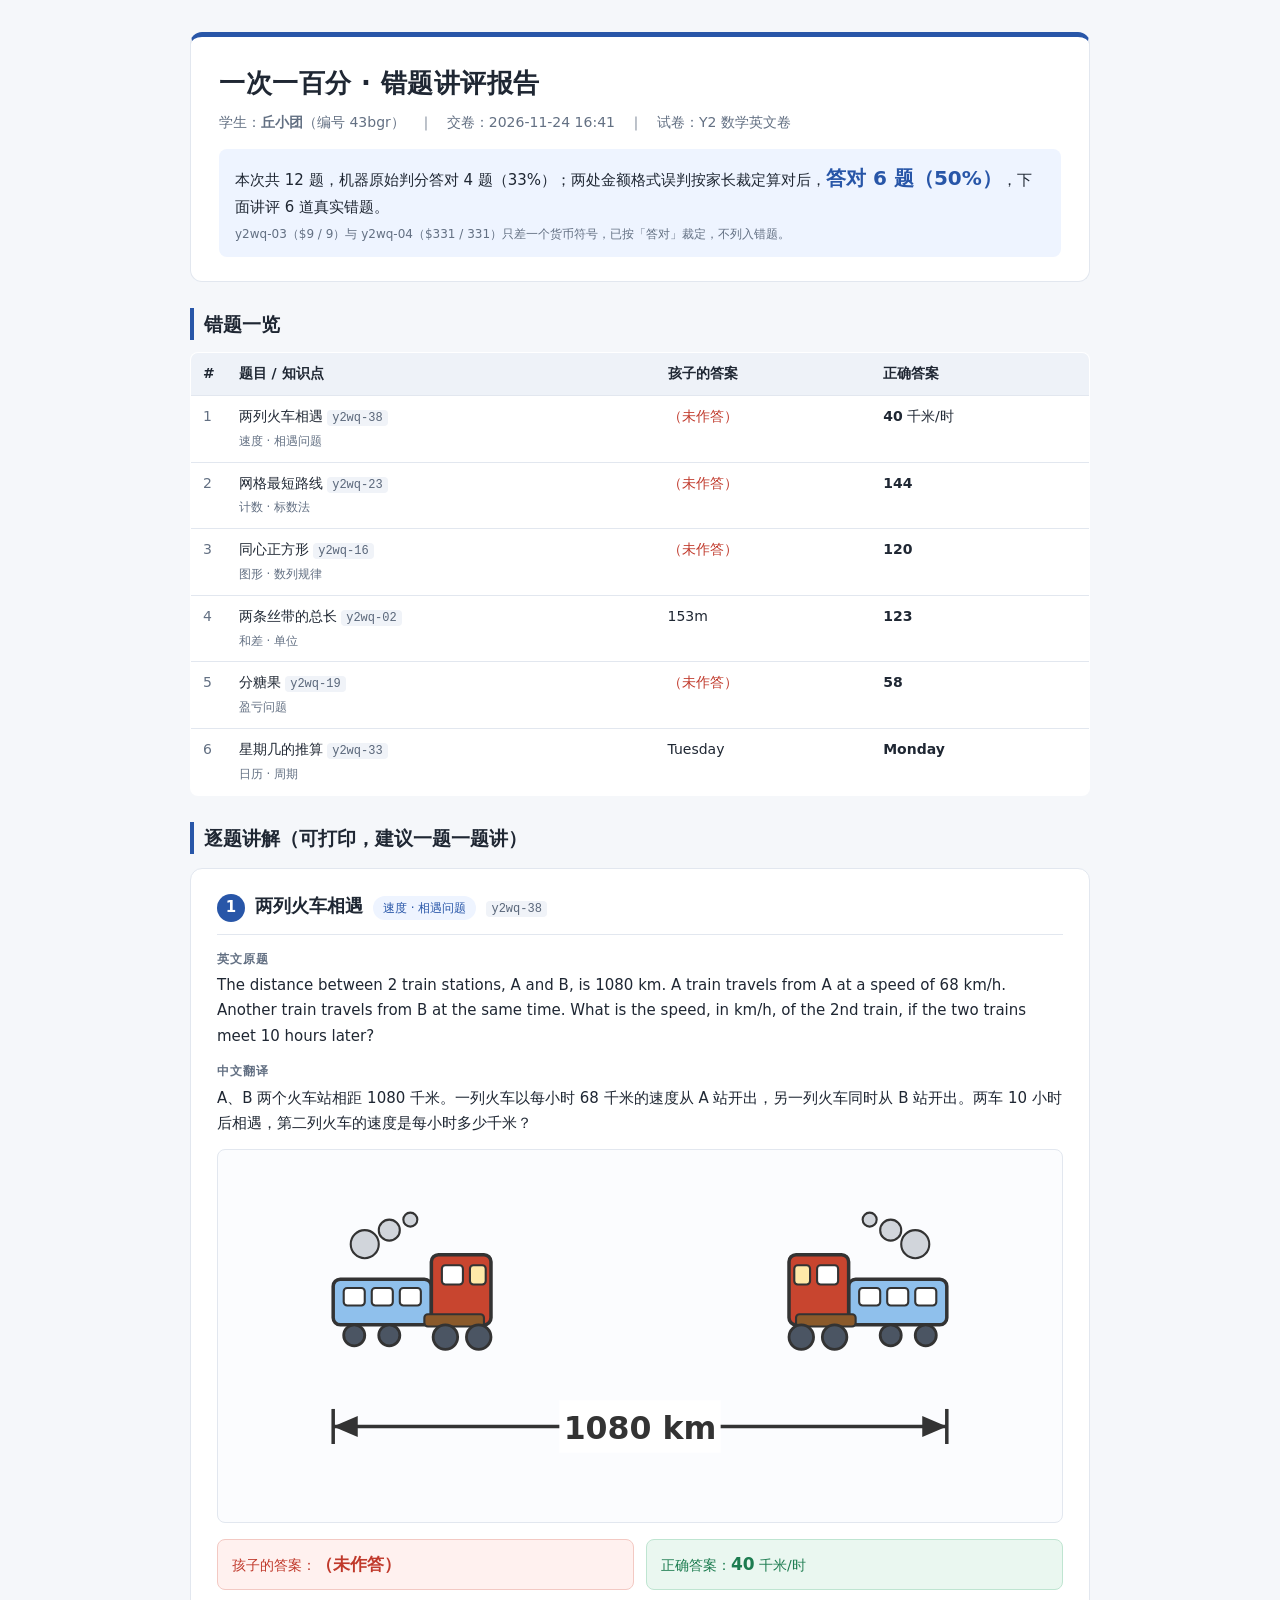
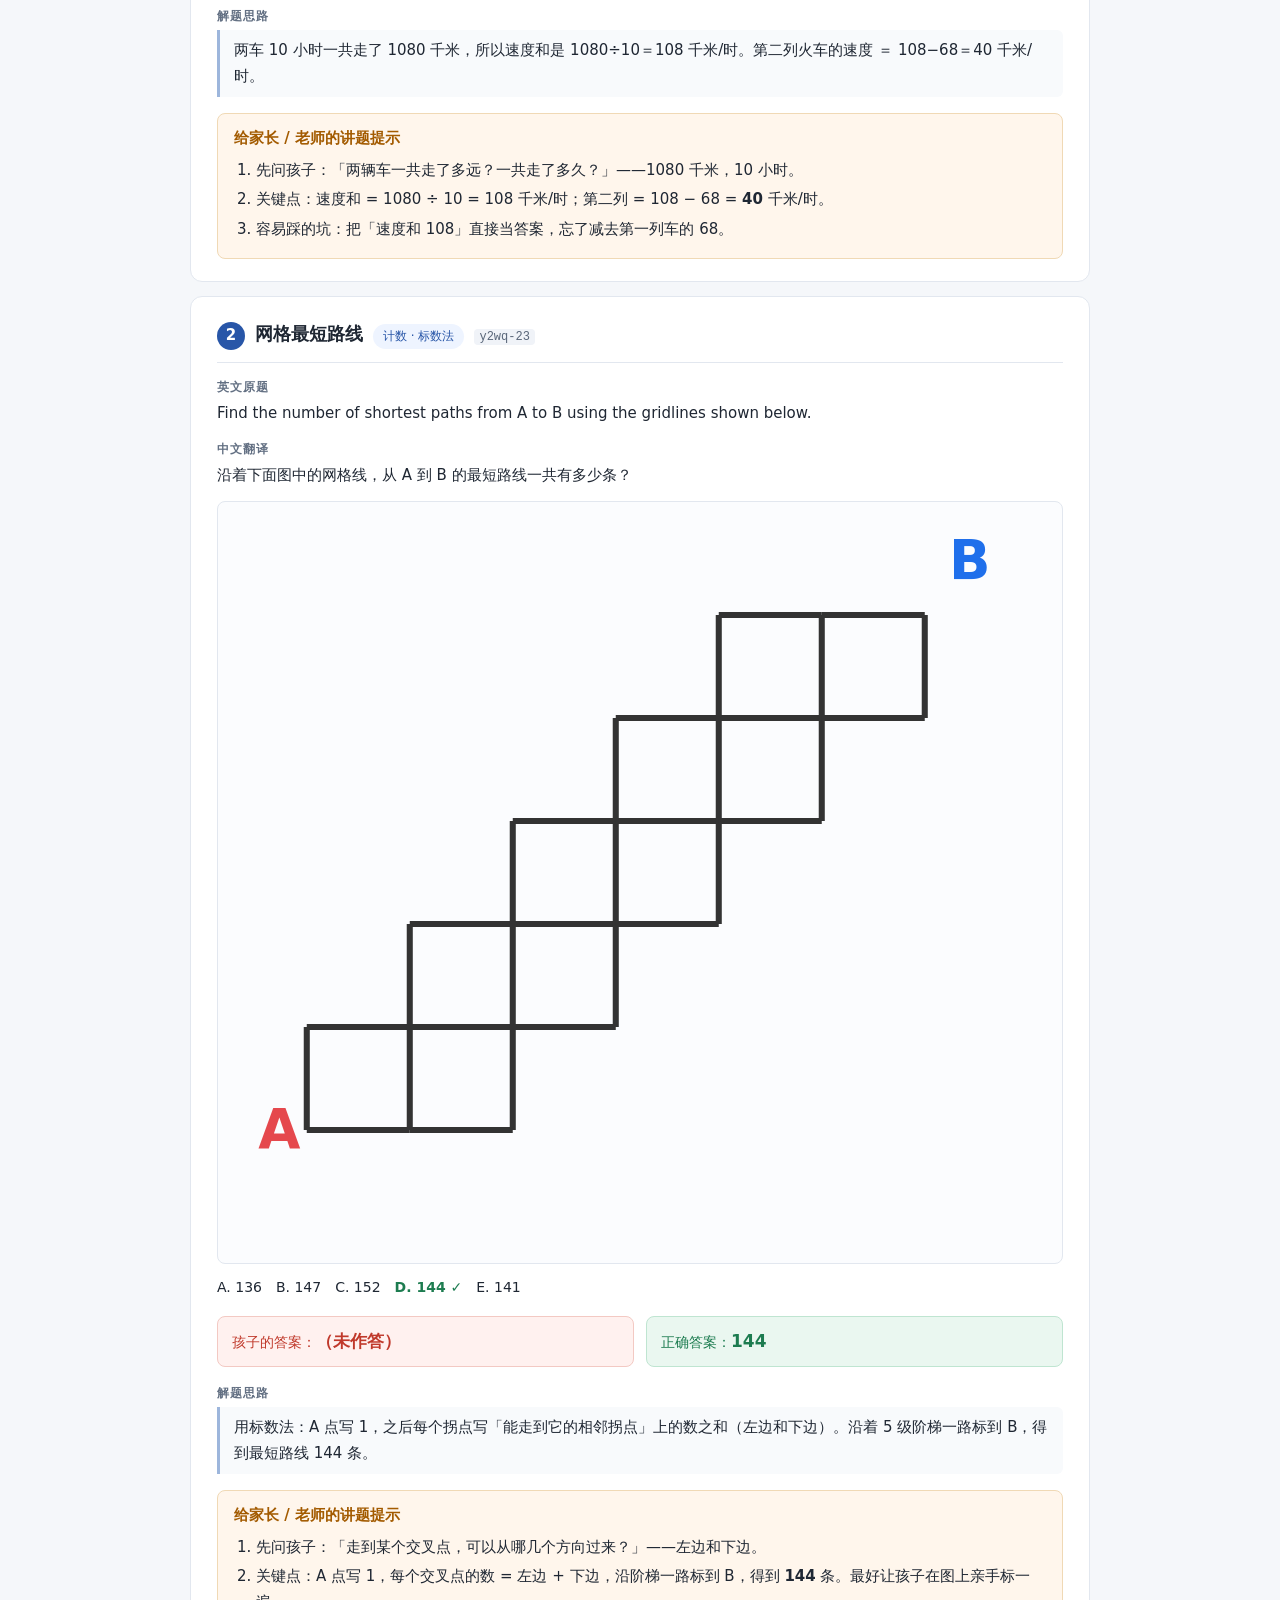
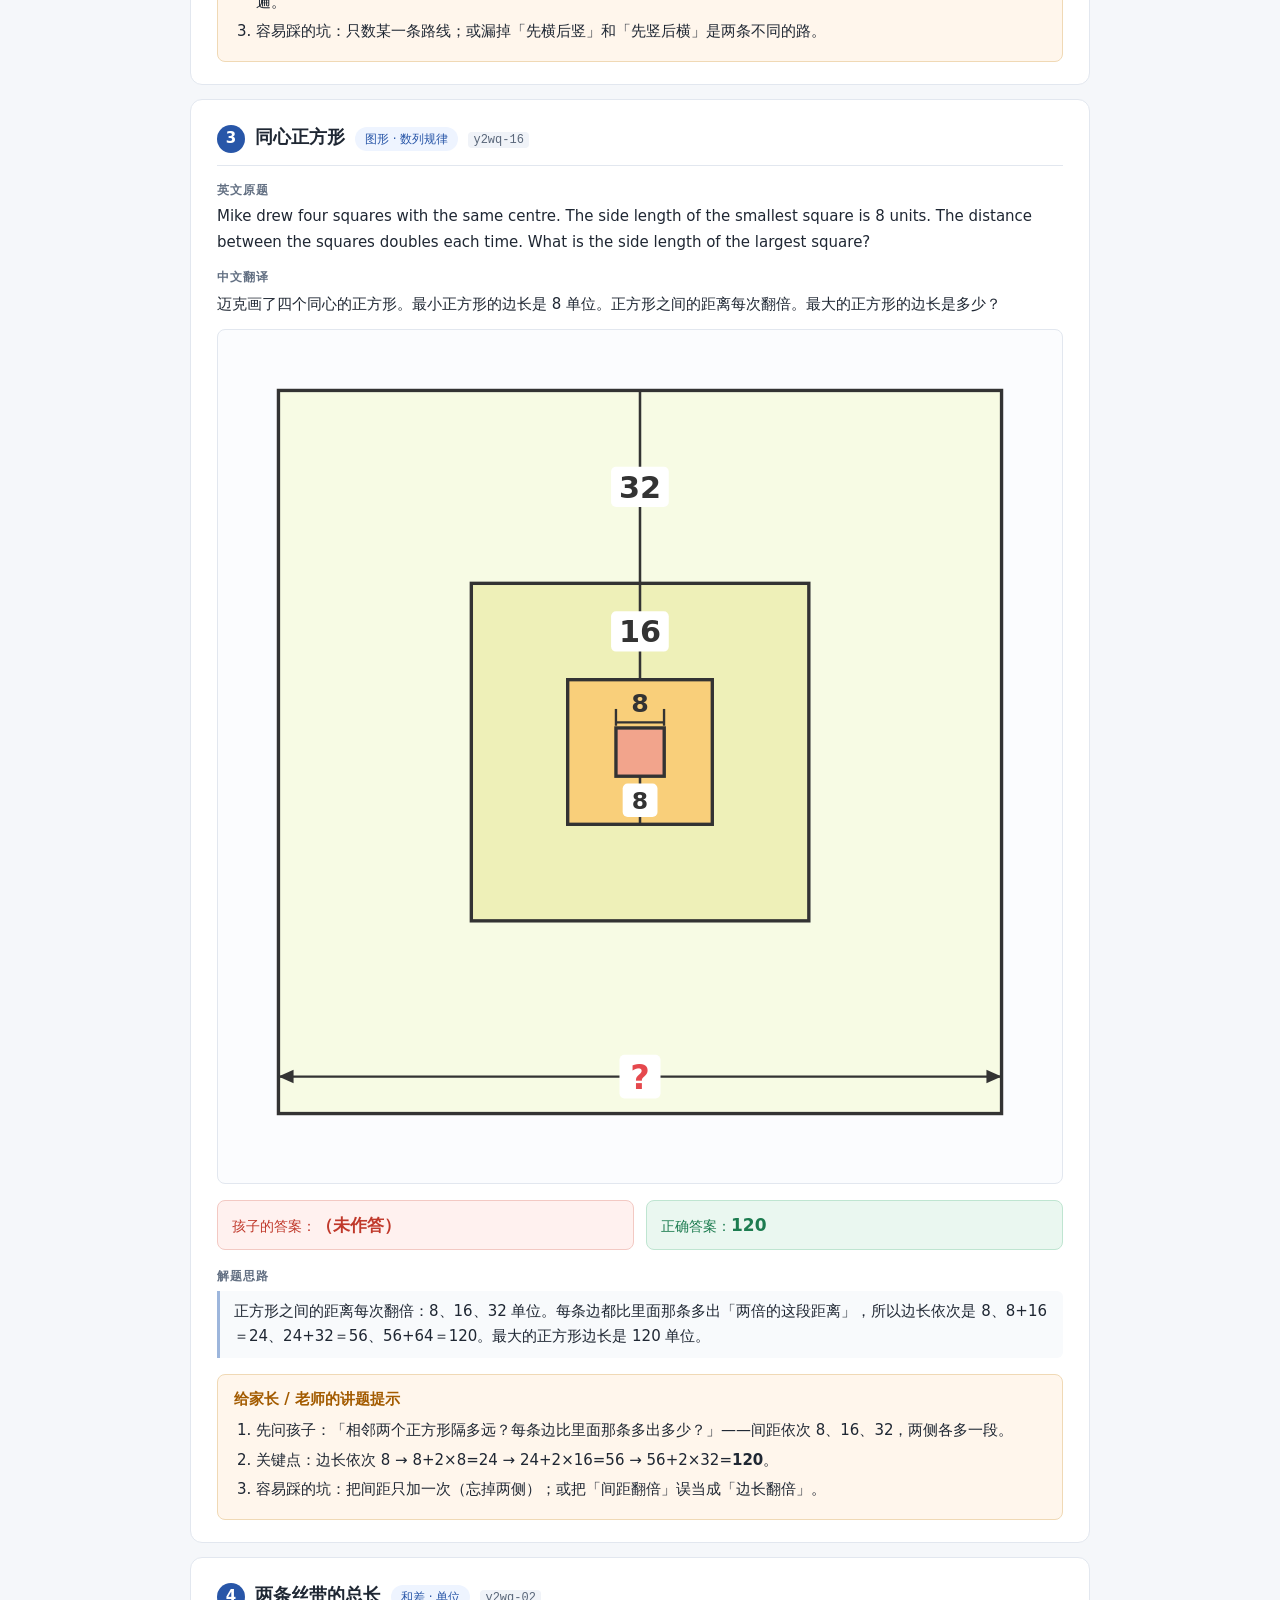
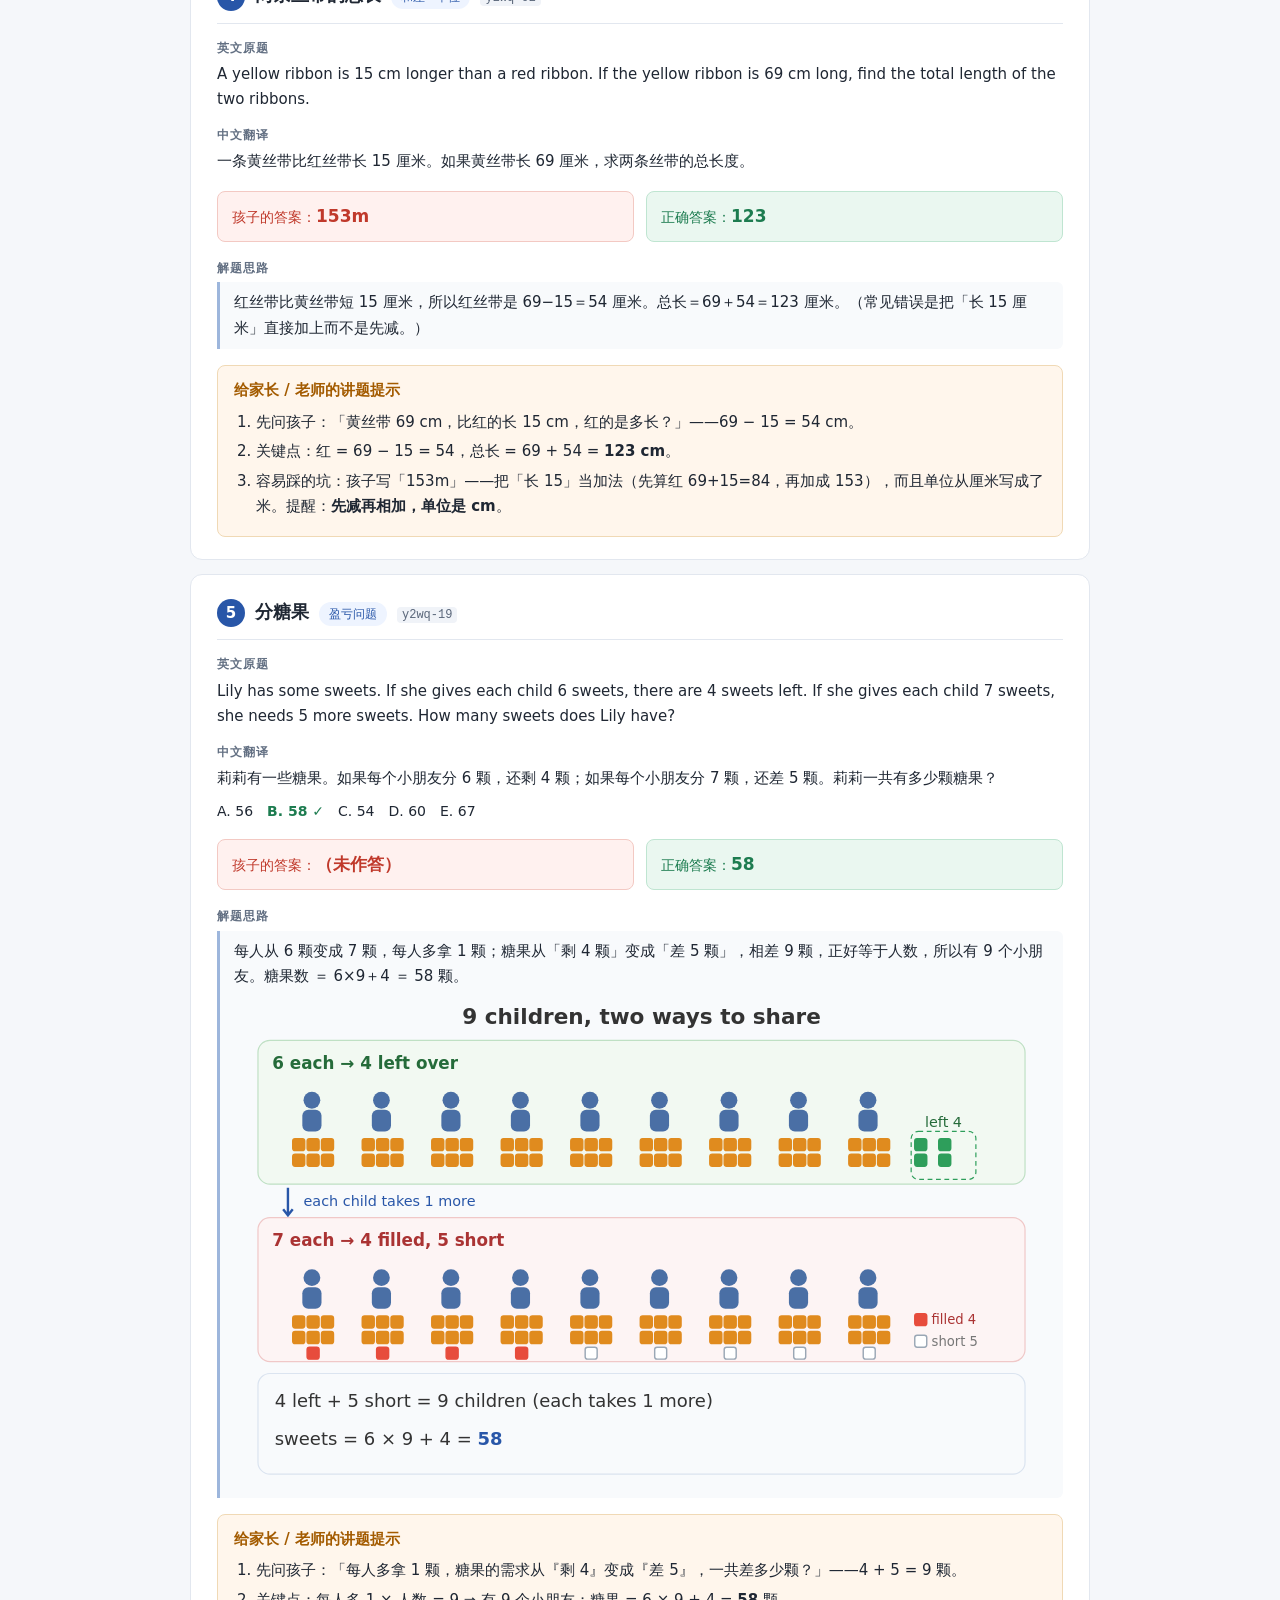
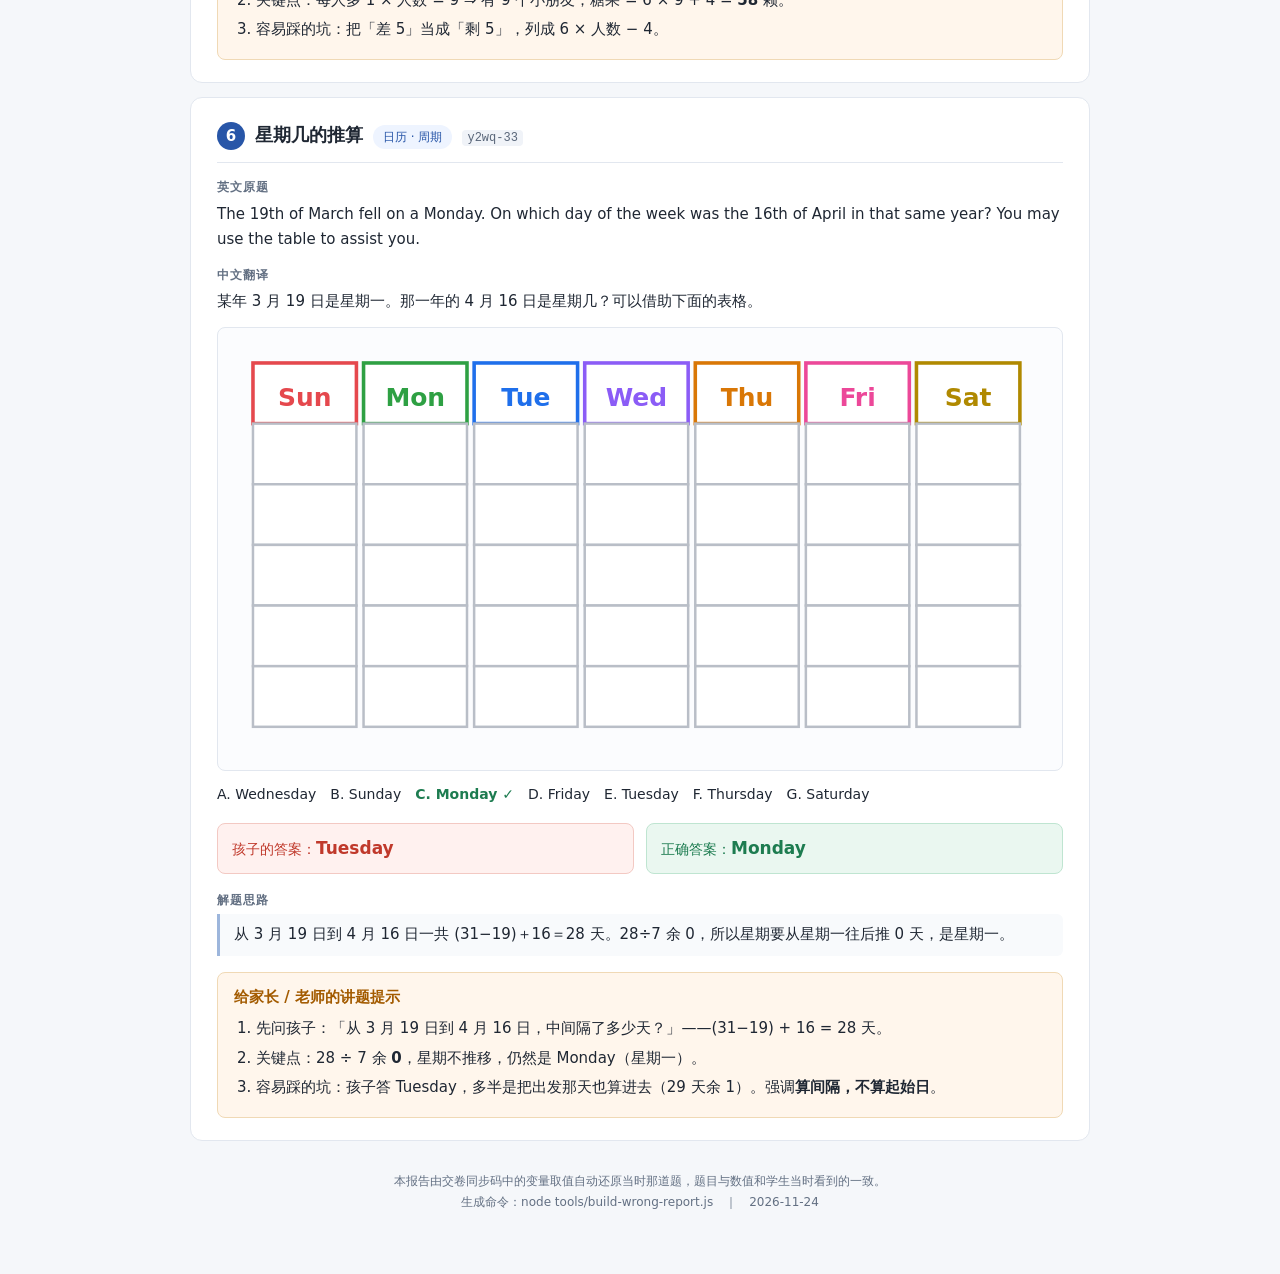
<file: reports/wrong-report-43bgr-20261124.html>
<!doctype html><html lang="zh-CN"><meta charset="utf-8"><meta name="viewport" content="width=device-width,initial-scale=1"><title>错题讲评 · 丘小团 · 2026-11-24</title><style>
:root{--ink:#1f2733;--sub:#637083;--line:#e2e7ef;--bg:#f5f7fa;--blue:#2856a8;--bad:#c0392b;--good:#1d7c50;--soft:#fff6ec}
*{box-sizing:border-box}
body{margin:0;padding:32px 20px 60px;background:var(--bg);color:var(--ink);font:15px/1.7 system-ui,-apple-system,"Microsoft YaHei",sans-serif}
.wrap{max-width:900px;margin:0 auto}
header{background:#fff;border:1px solid var(--line);border-top:5px solid var(--blue);border-radius:12px;padding:24px 28px;margin-bottom:22px}
h1{margin:0 0 6px;font-size:26px;letter-spacing:.5px}
.meta{color:var(--sub);font-size:14px}
.banner{margin-top:14px;padding:12px 16px;background:#eef4ff;border-radius:8px;font-size:15px}
.banner b{font-size:20px;color:var(--blue)}
.banner small{display:block;color:var(--sub);font-size:12px;margin-top:4px}
h2{font-size:19px;margin:26px 0 12px;padding-left:10px;border-left:4px solid var(--blue)}
table{border-collapse:collapse;width:100%;background:#fff;border:1px solid var(--line);border-radius:8px;overflow:hidden;font-size:14px}
th,td{padding:9px 12px;border-bottom:1px solid var(--line);text-align:left;vertical-align:top}
th{background:#eef2f8;font-weight:600}
tr:last-child td{border-bottom:0}
td.no{width:34px;color:var(--sub)}
code{font:12px ui-monospace,Consolas,monospace;color:#5a677a;background:#f0f3f8;padding:1px 5px;border-radius:4px}
.miss{color:var(--bad)}
.card{background:#fff;border:1px solid var(--line);border-radius:12px;padding:22px 26px;margin:14px 0;break-inside:avoid;page-break-inside:avoid}
.chead{display:flex;align-items:baseline;gap:10px;flex-wrap:wrap;border-bottom:1px solid var(--line);padding-bottom:12px;margin-bottom:14px}
.chead .num{display:inline-flex;align-items:center;justify-content:center;width:28px;height:28px;border-radius:50%;background:var(--blue);color:#fff;font-weight:700}
.chead h3{margin:0;font-size:18px}
.tag{font-size:12px;color:var(--blue);background:#eef4ff;border-radius:20px;padding:2px 10px}
.lang{font-size:12px;color:var(--sub);letter-spacing:1px;margin:12px 0 4px;font-weight:600}
.qtext p{margin:4px 0}
.fig{margin:12px 0;padding:10px;background:#fbfcfe;border:1px solid var(--line);border-radius:8px;text-align:center}
.fig svg{max-width:100%;height:auto;display:inline-block}
.opts{display:flex;flex-wrap:wrap;gap:6px 14px;font-size:14px;margin-top:8px}
.opts .ok{color:var(--good);font-weight:700}
.ansbox{display:flex;gap:12px;flex-wrap:wrap;margin:16px 0}
.ansbox div{flex:1;min-width:200px;padding:10px 14px;border-radius:8px;font-size:14px}
.ansbox .w{background:#fff1ef;border:1px solid #f3c9c3;color:var(--bad)}
.ansbox .r{background:#eaf7f0;border:1px solid #bfe5d1;color:var(--good)}
.ansbox b{font-size:17px}
.sol{background:#f8fafc;border-left:3px solid #9db6dc;padding:8px 14px;border-radius:0 6px 6px 0}
.coach{margin-top:16px;background:var(--soft);border:1px solid #f0d9b5;border-radius:8px;padding:12px 16px}
.coach h4{margin:0 0 6px;font-size:15px;color:#a35b00}
.coach ol{margin:0;padding-left:22px}
.coach li{margin:4px 0}
footer{color:var(--sub);font-size:12px;text-align:center;margin-top:30px;line-height:1.8}
@media print{body{background:#fff;padding:0}.card,header,table{box-shadow:none}header{border-top:4px solid var(--blue)}.card{border:1px solid #ccd}@page{size:A4;margin:14mm}}
</style><div class="wrap"><header><h1>一次一百分 · 错题讲评报告</h1><div class="meta">学生：<b>丘小团</b>（编号 43bgr）　｜　交卷：2026-11-24 16:41　｜　试卷：Y2 数学英文卷</div><div class="banner">本次共 12 题，机器原始判分答对 4 题（33%）；两处金额格式误判按家长裁定算对后，<b>答对 6 题（50%）</b>，下面讲评 6 道真实错题。<small>y2wq-03（$9 / 9）与 y2wq-04（$331 / 331）只差一个货币符号，已按「答对」裁定，不列入错题。</small></div></header><h2>错题一览</h2><table><thead><tr><th>#</th><th>题目 / 知识点</th><th>孩子的答案</th><th>正确答案</th></tr></thead><tbody><tr><td class="no">1</td><td>两列火车相遇 <code>y2wq-38</code><br><span style="color:var(--sub);font-size:12px">速度 · 相遇问题</span></td><td><span class="miss">（未作答）</span></td><td><b>40</b> 千米/时</td></tr><tr><td class="no">2</td><td>网格最短路线 <code>y2wq-23</code><br><span style="color:var(--sub);font-size:12px">计数 · 标数法</span></td><td><span class="miss">（未作答）</span></td><td><b>144</b> </td></tr><tr><td class="no">3</td><td>同心正方形 <code>y2wq-16</code><br><span style="color:var(--sub);font-size:12px">图形 · 数列规律</span></td><td><span class="miss">（未作答）</span></td><td><b>120</b> </td></tr><tr><td class="no">4</td><td>两条丝带的总长 <code>y2wq-02</code><br><span style="color:var(--sub);font-size:12px">和差 · 单位</span></td><td>153m</td><td><b>123</b> </td></tr><tr><td class="no">5</td><td>分糖果 <code>y2wq-19</code><br><span style="color:var(--sub);font-size:12px">盈亏问题</span></td><td><span class="miss">（未作答）</span></td><td><b>58</b> </td></tr><tr><td class="no">6</td><td>星期几的推算 <code>y2wq-33</code><br><span style="color:var(--sub);font-size:12px">日历 · 周期</span></td><td>Tuesday</td><td><b>Monday</b> </td></tr></tbody></table><h2>逐题讲解（可打印，建议一题一题讲）</h2><article class="card"><div class="chead"><span class="num">1</span><h3>两列火车相遇</h3><span class="tag">速度 · 相遇问题</span><code>y2wq-38</code></div><div class="lang">英文原题</div><div class="qtext"><p>The distance between 2 train stations, A and B, is 1080 km. A train travels from A at a speed of 68 km/h. Another train travels from B at the same time. What is the speed, in km/h, of the 2nd train, if the two trains meet 10 hours later?</p></div><div class="lang">中文翻译</div><div class="qtext"><p>A、B 两个火车站相距 1080 千米。一列火车以每小时 68 千米的速度从 A 站开出，另一列火车同时从 B 站开出。两车 10 小时后相遇，第二列火车的速度是每小时多少千米？</p></div><div class="fig"><svg viewBox="0 0 470 196" class="diagram" role="img" aria-label="two trains 1080 km apart" preserveAspectRatio="xMidYMid meet"><g data-u="train" data-dir="1" data-x="118" transform="translate(118,74) scale(1,1)"><rect x="-58" y="-6" width="56" height="26" rx="4" fill="#8fc0ec" stroke="#333333" stroke-width="2"/><rect x="-52" y="-1" width="12" height="10" rx="2" fill="#ffffff" stroke="#333333" stroke-width="1.2"/><rect x="-36" y="-1" width="12" height="10" rx="2" fill="#ffffff" stroke="#333333" stroke-width="1.2"/><rect x="-20" y="-1" width="12" height="10" rx="2" fill="#ffffff" stroke="#333333" stroke-width="1.2"/><rect x="-2" y="-20" width="34" height="40" rx="4" fill="#c8452f" stroke="#333333" stroke-width="2"/><rect x="4" y="-14" width="12" height="11" rx="2" fill="#ffffff" stroke="#333333" stroke-width="1.2"/><rect x="20" y="-14" width="9" height="11" rx="2" fill="#ffe9a8" stroke="#333333" stroke-width="1.2"/><rect x="-6" y="14" width="34" height="7" rx="2" fill="#8b5a2b" stroke="#333333" stroke-width="1.2"/><circle cx="-46" cy="26" r="6" fill="#4b5563" stroke="#333333" stroke-width="1.6"/><circle cx="-26" cy="26" r="6" fill="#4b5563" stroke="#333333" stroke-width="1.6"/><circle cx="6" cy="27" r="7" fill="#4b5563" stroke="#333333" stroke-width="1.6"/><circle cx="25" cy="27" r="7" fill="#4b5563" stroke="#333333" stroke-width="1.6"/><circle cx="-40" cy="-26" r="8" fill="#d1d5db" stroke="#333333" stroke-width="1.2"/><circle cx="-26" cy="-34" r="6" fill="#d1d5db" stroke="#333333" stroke-width="1.2"/><circle cx="-14" cy="-40" r="4" fill="#d1d5db" stroke="#333333" stroke-width="1.2"/></g><g data-u="train" data-dir="-1" data-x="352" transform="translate(352,74) scale(-1,1)"><rect x="-58" y="-6" width="56" height="26" rx="4" fill="#8fc0ec" stroke="#333333" stroke-width="2"/><rect x="-52" y="-1" width="12" height="10" rx="2" fill="#ffffff" stroke="#333333" stroke-width="1.2"/><rect x="-36" y="-1" width="12" height="10" rx="2" fill="#ffffff" stroke="#333333" stroke-width="1.2"/><rect x="-20" y="-1" width="12" height="10" rx="2" fill="#ffffff" stroke="#333333" stroke-width="1.2"/><rect x="-2" y="-20" width="34" height="40" rx="4" fill="#c8452f" stroke="#333333" stroke-width="2"/><rect x="4" y="-14" width="12" height="11" rx="2" fill="#ffffff" stroke="#333333" stroke-width="1.2"/><rect x="20" y="-14" width="9" height="11" rx="2" fill="#ffe9a8" stroke="#333333" stroke-width="1.2"/><rect x="-6" y="14" width="34" height="7" rx="2" fill="#8b5a2b" stroke="#333333" stroke-width="1.2"/><circle cx="-46" cy="26" r="6" fill="#4b5563" stroke="#333333" stroke-width="1.6"/><circle cx="-26" cy="26" r="6" fill="#4b5563" stroke="#333333" stroke-width="1.6"/><circle cx="6" cy="27" r="7" fill="#4b5563" stroke="#333333" stroke-width="1.6"/><circle cx="25" cy="27" r="7" fill="#4b5563" stroke="#333333" stroke-width="1.6"/><circle cx="-40" cy="-26" r="8" fill="#d1d5db" stroke="#333333" stroke-width="1.2"/><circle cx="-26" cy="-34" r="6" fill="#d1d5db" stroke="#333333" stroke-width="1.2"/><circle cx="-14" cy="-40" r="4" fill="#d1d5db" stroke="#333333" stroke-width="1.2"/></g><line x1="60" y1="152" x2="410" y2="152" stroke="#333333" stroke-width="2"/><line data-u="dim" data-d="1080" x1="60" y1="142" x2="60" y2="162" stroke="#333333" stroke-width="2"/><line x1="410" y1="142" x2="410" y2="162" stroke="#333333" stroke-width="2"/><path d="M74,146 L60,152 L74,158 Z" fill="#333333"/><path d="M396,146 L410,152 L396,158 Z" fill="#333333"/><rect x="189" y="137" width="92" height="30" fill="#ffffff"/><text x="235" y="159" font-size="18" font-weight="700" text-anchor="middle" fill="#333333">1080 km</text></svg></div><div class="ansbox"><div class="w">孩子的答案：<b class="miss">（未作答）</b></div><div class="r">正确答案：<b>40</b> 千米/时</div></div><div class="lang">解题思路</div><div class="sol">两车 10 小时一共走了 1080 千米，所以速度和是 1080÷10＝108 千米/时。第二列火车的速度 ＝ 108−68＝40 千米/时。</div><div class="coach"><h4>给家长 / 老师的讲题提示</h4><ol><li>先问孩子：「两辆车一共走了多远？一共走了多久？」——1080 千米，10 小时。</li><li>关键点：速度和 = 1080 ÷ 10 = 108 千米/时；第二列 = 108 − 68 = <b>40</b> 千米/时。</li><li>容易踩的坑：把「速度和 108」直接当答案，忘了减去第一列车的 68。</li></ol></div></article><article class="card"><div class="chead"><span class="num">2</span><h3>网格最短路线</h3><span class="tag">计数 · 标数法</span><code>y2wq-23</code></div><div class="lang">英文原题</div><div class="qtext"><p>Find the number of shortest paths from A to B using the gridlines shown below.</p></div><div class="lang">中文翻译</div><div class="qtext"><p>沿着下面图中的网格线，从 A 到 B 的最短路线一共有多少条？</p></div><div class="fig"><svg viewBox="0 0 272 242" class="diagram" role="img" aria-label="staircase grid of 5 levels" preserveAspectRatio="xMidYMid meet"><g data-u="grid" data-n="5"><line data-u="edge" data-x1="0" data-y1="0" data-x2="1" data-y2="0" x1="26" y1="204" x2="60" y2="204" stroke="#333333" stroke-width="2"/><line data-u="edge" data-x1="0" data-y1="1" data-x2="1" data-y2="1" x1="26" y1="170" x2="60" y2="170" stroke="#333333" stroke-width="2"/><line data-u="edge" data-x1="0" data-y1="0" data-x2="0" data-y2="1" x1="26" y1="204" x2="26" y2="170" stroke="#333333" stroke-width="2"/><line data-u="edge" data-x1="1" data-y1="0" data-x2="1" data-y2="1" x1="60" y1="204" x2="60" y2="170" stroke="#333333" stroke-width="2"/><line data-u="edge" data-x1="1" data-y1="0" data-x2="2" data-y2="0" x1="60" y1="204" x2="94" y2="204" stroke="#333333" stroke-width="2"/><line data-u="edge" data-x1="1" data-y1="1" data-x2="2" data-y2="1" x1="60" y1="170" x2="94" y2="170" stroke="#333333" stroke-width="2"/><line data-u="edge" data-x1="2" data-y1="0" data-x2="2" data-y2="1" x1="94" y1="204" x2="94" y2="170" stroke="#333333" stroke-width="2"/><line data-u="edge" data-x1="1" data-y1="2" data-x2="2" data-y2="2" x1="60" y1="136" x2="94" y2="136" stroke="#333333" stroke-width="2"/><line data-u="edge" data-x1="1" data-y1="1" data-x2="1" data-y2="2" x1="60" y1="170" x2="60" y2="136" stroke="#333333" stroke-width="2"/><line data-u="edge" data-x1="2" data-y1="1" data-x2="2" data-y2="2" x1="94" y1="170" x2="94" y2="136" stroke="#333333" stroke-width="2"/><line data-u="edge" data-x1="2" data-y1="1" data-x2="3" data-y2="1" x1="94" y1="170" x2="128" y2="170" stroke="#333333" stroke-width="2"/><line data-u="edge" data-x1="2" data-y1="2" data-x2="3" data-y2="2" x1="94" y1="136" x2="128" y2="136" stroke="#333333" stroke-width="2"/><line data-u="edge" data-x1="3" data-y1="1" data-x2="3" data-y2="2" x1="128" y1="170" x2="128" y2="136" stroke="#333333" stroke-width="2"/><line data-u="edge" data-x1="2" data-y1="3" data-x2="3" data-y2="3" x1="94" y1="102" x2="128" y2="102" stroke="#333333" stroke-width="2"/><line data-u="edge" data-x1="2" data-y1="2" data-x2="2" data-y2="3" x1="94" y1="136" x2="94" y2="102" stroke="#333333" stroke-width="2"/><line data-u="edge" data-x1="3" data-y1="2" data-x2="3" data-y2="3" x1="128" y1="136" x2="128" y2="102" stroke="#333333" stroke-width="2"/><line data-u="edge" data-x1="3" data-y1="2" data-x2="4" data-y2="2" x1="128" y1="136" x2="162" y2="136" stroke="#333333" stroke-width="2"/><line data-u="edge" data-x1="3" data-y1="3" data-x2="4" data-y2="3" x1="128" y1="102" x2="162" y2="102" stroke="#333333" stroke-width="2"/><line data-u="edge" data-x1="4" data-y1="2" data-x2="4" data-y2="3" x1="162" y1="136" x2="162" y2="102" stroke="#333333" stroke-width="2"/><line data-u="edge" data-x1="3" data-y1="4" data-x2="4" data-y2="4" x1="128" y1="68" x2="162" y2="68" stroke="#333333" stroke-width="2"/><line data-u="edge" data-x1="3" data-y1="3" data-x2="3" data-y2="4" x1="128" y1="102" x2="128" y2="68" stroke="#333333" stroke-width="2"/><line data-u="edge" data-x1="4" data-y1="3" data-x2="4" data-y2="4" x1="162" y1="102" x2="162" y2="68" stroke="#333333" stroke-width="2"/><line data-u="edge" data-x1="4" data-y1="3" data-x2="5" data-y2="3" x1="162" y1="102" x2="196" y2="102" stroke="#333333" stroke-width="2"/><line data-u="edge" data-x1="4" data-y1="4" data-x2="5" data-y2="4" x1="162" y1="68" x2="196" y2="68" stroke="#333333" stroke-width="2"/><line data-u="edge" data-x1="5" data-y1="3" data-x2="5" data-y2="4" x1="196" y1="102" x2="196" y2="68" stroke="#333333" stroke-width="2"/><line data-u="edge" data-x1="4" data-y1="5" data-x2="5" data-y2="5" x1="162" y1="34" x2="196" y2="34" stroke="#333333" stroke-width="2"/><line data-u="edge" data-x1="4" data-y1="4" data-x2="4" data-y2="5" x1="162" y1="68" x2="162" y2="34" stroke="#333333" stroke-width="2"/><line data-u="edge" data-x1="5" data-y1="4" data-x2="5" data-y2="5" x1="196" y1="68" x2="196" y2="34" stroke="#333333" stroke-width="2"/><line data-u="edge" data-x1="5" data-y1="4" data-x2="6" data-y2="4" x1="196" y1="68" x2="230" y2="68" stroke="#333333" stroke-width="2"/><line data-u="edge" data-x1="5" data-y1="5" data-x2="6" data-y2="5" x1="196" y1="34" x2="230" y2="34" stroke="#333333" stroke-width="2"/><line data-u="edge" data-x1="6" data-y1="4" data-x2="6" data-y2="5" x1="230" y1="68" x2="230" y2="34" stroke="#333333" stroke-width="2"/></g><text data-u="pt" data-name="A" data-x="0" data-y="0" x="10" y="210" font-size="18" font-weight="700" fill="#e5484d">A</text><text data-u="pt" data-name="B" data-x="6" data-y="5" x="238" y="22" font-size="18" font-weight="700" fill="#1f6feb">B</text></svg></div><div class="opts"><span class="">A. 136</span><span class="">B. 147</span><span class="">C. 152</span><span class="ok">D. 144 ✓</span><span class="">E. 141</span></div><div class="ansbox"><div class="w">孩子的答案：<b class="miss">（未作答）</b></div><div class="r">正确答案：<b>144</b> </div></div><div class="lang">解题思路</div><div class="sol">用标数法：A 点写 1，之后每个拐点写「能走到它的相邻拐点」上的数之和（左边和下边）。沿着 5 级阶梯一路标到 B，得到最短路线 144 条。</div><div class="coach"><h4>给家长 / 老师的讲题提示</h4><ol><li>先问孩子：「走到某个交叉点，可以从哪几个方向过来？」——左边和下边。</li><li>关键点：A 点写 1，每个交叉点的数 = 左边 + 下边，沿阶梯一路标到 B，得到 <b>144</b> 条。最好让孩子在图上亲手标一遍。</li><li>容易踩的坑：只数某一条路线；或漏掉「先横后竖」和「先竖后横」是两条不同的路。</li></ol></div></article><article class="card"><div class="chead"><span class="num">3</span><h3>同心正方形</h3><span class="tag">图形 · 数列规律</span><code>y2wq-16</code></div><div class="lang">英文原题</div><div class="qtext"><p>Mike drew four squares with the same centre. The side length of the smallest square is 8 units. The distance between the squares doubles each time. What is the side length of the largest square?</p></div><div class="lang">中文翻译</div><div class="qtext"><p>迈克画了四个同心的正方形。最小正方形的边长是 8 单位。正方形之间的距离每次翻倍。最大的正方形的边长是多少？</p></div><div class="fig"><svg viewBox="0 0 490 490" class="diagram" role="img" aria-label="four concentric squares and the distances between them" preserveAspectRatio="xMidYMid meet"><rect data-u="square" data-i="3" data-side="120" x="30.0" y="30.0" width="430.0" height="430.0" fill="#f7fbe4" stroke="#333333" stroke-width="2"/><rect data-u="square" data-i="2" data-side="56" x="144.7" y="144.7" width="200.7" height="200.7" fill="#eef0b8" stroke="#333333" stroke-width="2"/><rect data-u="square" data-i="1" data-side="24" x="202.0" y="202.0" width="86.0" height="86.0" fill="#f9cf7a" stroke="#333333" stroke-width="2"/><rect data-u="square" data-i="0" data-side="8" x="230.7" y="230.7" width="28.7" height="28.7" fill="#f2a48c" stroke="#333333" stroke-width="2"/><line x1="245" y1="30.0" x2="245" y2="202.0" stroke="#333333" stroke-width="1.5"/><rect x="227.8" y="75.3" width="34.3" height="24" rx="3" fill="#ffffff"/><text data-u="gap" data-v="32" x="245.0" y="93.8" font-size="18" font-weight="700" text-anchor="middle" fill="#333333">32</text><rect x="227.8" y="161.3" width="34.3" height="24" rx="3" fill="#ffffff"/><text data-u="gap" data-v="16" x="245.0" y="179.8" font-size="18" font-weight="700" text-anchor="middle" fill="#333333">16</text><line x1="230.7" y1="227.4" x2="259.3" y2="227.4" stroke="#333333" stroke-width="1.4"/><line x1="230.7" y1="219.4" x2="230.7" y2="229.4" stroke="#333333" stroke-width="1.4"/><line x1="259.3" y1="219.4" x2="259.3" y2="229.4" stroke="#333333" stroke-width="1.4"/><text data-u="dim" data-v="8" x="245" y="221.4" font-size="15" font-weight="700" text-anchor="middle" fill="#333333">8</text><line x1="245" y1="259.3" x2="245" y2="288.0" stroke="#333333" stroke-width="1.5"/><rect x="234.7" y="263.7" width="20.7" height="20" rx="3" fill="#ffffff"/><text data-u="gap" data-v="8" x="245.0" y="278.7" font-size="14" font-weight="700" text-anchor="middle" fill="#333333">8</text><line x1="30.0" y1="438.0" x2="460.0" y2="438.0" stroke="#333333" stroke-width="1.4"/><line x1="30.0" y1="432.0" x2="30.0" y2="444.0" stroke="#333333" stroke-width="1.4"/><line x1="460.0" y1="432.0" x2="460.0" y2="444.0" stroke="#333333" stroke-width="1.4"/><polygon points="30.0,438.0 39.0,434.0 39.0,442.0" fill="#333333"/><polygon points="460.0,438.0 451.0,434.0 451.0,442.0" fill="#333333"/><rect x="232.8" y="425.0" width="24.4" height="26" rx="3" fill="#ffffff"/><text data-u="dim" data-v="?" x="245.0" y="445.2" font-size="20" font-weight="700" text-anchor="middle" fill="#e5484d">?</text></svg></div><div class="ansbox"><div class="w">孩子的答案：<b class="miss">（未作答）</b></div><div class="r">正确答案：<b>120</b> </div></div><div class="lang">解题思路</div><div class="sol">正方形之间的距离每次翻倍：8、16、32 单位。每条边都比里面那条多出「两倍的这段距离」，所以边长依次是 8、8+16＝24、24+32＝56、56+64＝120。最大的正方形边长是 120 单位。</div><div class="coach"><h4>给家长 / 老师的讲题提示</h4><ol><li>先问孩子：「相邻两个正方形隔多远？每条边比里面那条多出多少？」——间距依次 8、16、32，两侧各多一段。</li><li>关键点：边长依次 8 → 8+2×8=24 → 24+2×16=56 → 56+2×32=<b>120</b>。</li><li>容易踩的坑：把间距只加一次（忘掉两侧）；或把「间距翻倍」误当成「边长翻倍」。</li></ol></div></article><article class="card"><div class="chead"><span class="num">4</span><h3>两条丝带的总长</h3><span class="tag">和差 · 单位</span><code>y2wq-02</code></div><div class="lang">英文原题</div><div class="qtext"><p>A yellow ribbon is 15 cm longer than a red ribbon. If the yellow ribbon is 69 cm long, find the total length of the two ribbons.</p></div><div class="lang">中文翻译</div><div class="qtext"><p>一条黄丝带比红丝带长 15 厘米。如果黄丝带长 69 厘米，求两条丝带的总长度。</p></div><div class="ansbox"><div class="w">孩子的答案：<b>153m</b></div><div class="r">正确答案：<b>123</b> </div></div><div class="lang">解题思路</div><div class="sol">红丝带比黄丝带短 15 厘米，所以红丝带是 69−15＝54 厘米。总长＝69＋54＝123 厘米。（常见错误是把「长 15 厘米」直接加上而不是先减。）</div><div class="coach"><h4>给家长 / 老师的讲题提示</h4><ol><li>先问孩子：「黄丝带 69 cm，比红的长 15 cm，红的是多长？」——69 − 15 = 54 cm。</li><li>关键点：红 = 69 − 15 = 54，总长 = 69 + 54 = <b>123 cm</b>。</li><li>容易踩的坑：孩子写「153m」——把「长 15」当加法（先算红 69+15=84，再加成 153），而且单位从厘米写成了米。提醒：<b>先减再相加，单位是 cm</b>。</li></ol></div></article><article class="card"><div class="chead"><span class="num">5</span><h3>分糖果</h3><span class="tag">盈亏问题</span><code>y2wq-19</code></div><div class="lang">英文原题</div><div class="qtext"><p>Lily has some sweets. If she gives each child 6 sweets, there are 4 sweets left. If she gives each child 7 sweets, she needs 5 more sweets. How many sweets does Lily have?</p></div><div class="lang">中文翻译</div><div class="qtext"><p>莉莉有一些糖果。如果每个小朋友分 6 颗，还剩 4 颗；如果每个小朋友分 7 颗，还差 5 颗。莉莉一共有多少颗糖果？</p></div><div class="opts"><span class="">A. 56</span><span class="ok">B. 58 ✓</span><span class="">C. 54</span><span class="">D. 60</span><span class="">E. 67</span></div><div class="ansbox"><div class="w">孩子的答案：<b class="miss">（未作答）</b></div><div class="r">正确答案：<b>58</b> </div></div><div class="lang">解题思路</div><div class="sol">每人从 6 颗变成 7 颗，每人多拿 1 颗；糖果从「剩 4 颗」变成「差 5 颗」，相差 9 颗，正好等于人数，所以有 9 个小朋友。糖果数 ＝ 6×9＋4 ＝ 58 颗。<br><svg viewBox="0 0 680 410" class="diagram" role="img" aria-label="sharing sweets: 9 children, 6 each leaves 4, 7 each needs 5 more" preserveAspectRatio="xMidYMid meet"><text x="340" y="28" text-anchor="middle" font-size="18" font-weight="700" fill="#333333">9 children, two ways to share</text><rect x="20" y="42" width="640" height="120" rx="10" fill="#f2f9f2" stroke="#bfe0c4"/><text x="32" y="66" font-size="14" font-weight="700" fill="#256b3a">6 each  →  4 left over</text><circle data-u="kid" cx="65" cy="92" r="7" fill="#4a6fa5"/><rect x="57" y="100" width="16" height="18" rx="5" fill="#4a6fa5"/><rect data-u="sweet" x="49" y="124" width="10" height="10" rx="2" fill="#e08b1e" stroke="#e08b1e" stroke-width="1.2"/><rect data-u="sweet" x="61" y="124" width="10" height="10" rx="2" fill="#e08b1e" stroke="#e08b1e" stroke-width="1.2"/><rect data-u="sweet" x="73" y="124" width="10" height="10" rx="2" fill="#e08b1e" stroke="#e08b1e" stroke-width="1.2"/><rect data-u="sweet" x="49" y="137" width="10" height="10" rx="2" fill="#e08b1e" stroke="#e08b1e" stroke-width="1.2"/><rect data-u="sweet" x="61" y="137" width="10" height="10" rx="2" fill="#e08b1e" stroke="#e08b1e" stroke-width="1.2"/><rect data-u="sweet" x="73" y="137" width="10" height="10" rx="2" fill="#e08b1e" stroke="#e08b1e" stroke-width="1.2"/><circle data-u="kid" cx="123" cy="92" r="7" fill="#4a6fa5"/><rect x="115" y="100" width="16" height="18" rx="5" fill="#4a6fa5"/><rect data-u="sweet" x="107" y="124" width="10" height="10" rx="2" fill="#e08b1e" stroke="#e08b1e" stroke-width="1.2"/><rect data-u="sweet" x="119" y="124" width="10" height="10" rx="2" fill="#e08b1e" stroke="#e08b1e" stroke-width="1.2"/><rect data-u="sweet" x="131" y="124" width="10" height="10" rx="2" fill="#e08b1e" stroke="#e08b1e" stroke-width="1.2"/><rect data-u="sweet" x="107" y="137" width="10" height="10" rx="2" fill="#e08b1e" stroke="#e08b1e" stroke-width="1.2"/><rect data-u="sweet" x="119" y="137" width="10" height="10" rx="2" fill="#e08b1e" stroke="#e08b1e" stroke-width="1.2"/><rect data-u="sweet" x="131" y="137" width="10" height="10" rx="2" fill="#e08b1e" stroke="#e08b1e" stroke-width="1.2"/><circle data-u="kid" cx="181" cy="92" r="7" fill="#4a6fa5"/><rect x="173" y="100" width="16" height="18" rx="5" fill="#4a6fa5"/><rect data-u="sweet" x="165" y="124" width="10" height="10" rx="2" fill="#e08b1e" stroke="#e08b1e" stroke-width="1.2"/><rect data-u="sweet" x="177" y="124" width="10" height="10" rx="2" fill="#e08b1e" stroke="#e08b1e" stroke-width="1.2"/><rect data-u="sweet" x="189" y="124" width="10" height="10" rx="2" fill="#e08b1e" stroke="#e08b1e" stroke-width="1.2"/><rect data-u="sweet" x="165" y="137" width="10" height="10" rx="2" fill="#e08b1e" stroke="#e08b1e" stroke-width="1.2"/><rect data-u="sweet" x="177" y="137" width="10" height="10" rx="2" fill="#e08b1e" stroke="#e08b1e" stroke-width="1.2"/><rect data-u="sweet" x="189" y="137" width="10" height="10" rx="2" fill="#e08b1e" stroke="#e08b1e" stroke-width="1.2"/><circle data-u="kid" cx="239" cy="92" r="7" fill="#4a6fa5"/><rect x="231" y="100" width="16" height="18" rx="5" fill="#4a6fa5"/><rect data-u="sweet" x="223" y="124" width="10" height="10" rx="2" fill="#e08b1e" stroke="#e08b1e" stroke-width="1.2"/><rect data-u="sweet" x="235" y="124" width="10" height="10" rx="2" fill="#e08b1e" stroke="#e08b1e" stroke-width="1.2"/><rect data-u="sweet" x="247" y="124" width="10" height="10" rx="2" fill="#e08b1e" stroke="#e08b1e" stroke-width="1.2"/><rect data-u="sweet" x="223" y="137" width="10" height="10" rx="2" fill="#e08b1e" stroke="#e08b1e" stroke-width="1.2"/><rect data-u="sweet" x="235" y="137" width="10" height="10" rx="2" fill="#e08b1e" stroke="#e08b1e" stroke-width="1.2"/><rect data-u="sweet" x="247" y="137" width="10" height="10" rx="2" fill="#e08b1e" stroke="#e08b1e" stroke-width="1.2"/><circle data-u="kid" cx="297" cy="92" r="7" fill="#4a6fa5"/><rect x="289" y="100" width="16" height="18" rx="5" fill="#4a6fa5"/><rect data-u="sweet" x="281" y="124" width="10" height="10" rx="2" fill="#e08b1e" stroke="#e08b1e" stroke-width="1.2"/><rect data-u="sweet" x="293" y="124" width="10" height="10" rx="2" fill="#e08b1e" stroke="#e08b1e" stroke-width="1.2"/><rect data-u="sweet" x="305" y="124" width="10" height="10" rx="2" fill="#e08b1e" stroke="#e08b1e" stroke-width="1.2"/><rect data-u="sweet" x="281" y="137" width="10" height="10" rx="2" fill="#e08b1e" stroke="#e08b1e" stroke-width="1.2"/><rect data-u="sweet" x="293" y="137" width="10" height="10" rx="2" fill="#e08b1e" stroke="#e08b1e" stroke-width="1.2"/><rect data-u="sweet" x="305" y="137" width="10" height="10" rx="2" fill="#e08b1e" stroke="#e08b1e" stroke-width="1.2"/><circle data-u="kid" cx="355" cy="92" r="7" fill="#4a6fa5"/><rect x="347" y="100" width="16" height="18" rx="5" fill="#4a6fa5"/><rect data-u="sweet" x="339" y="124" width="10" height="10" rx="2" fill="#e08b1e" stroke="#e08b1e" stroke-width="1.2"/><rect data-u="sweet" x="351" y="124" width="10" height="10" rx="2" fill="#e08b1e" stroke="#e08b1e" stroke-width="1.2"/><rect data-u="sweet" x="363" y="124" width="10" height="10" rx="2" fill="#e08b1e" stroke="#e08b1e" stroke-width="1.2"/><rect data-u="sweet" x="339" y="137" width="10" height="10" rx="2" fill="#e08b1e" stroke="#e08b1e" stroke-width="1.2"/><rect data-u="sweet" x="351" y="137" width="10" height="10" rx="2" fill="#e08b1e" stroke="#e08b1e" stroke-width="1.2"/><rect data-u="sweet" x="363" y="137" width="10" height="10" rx="2" fill="#e08b1e" stroke="#e08b1e" stroke-width="1.2"/><circle data-u="kid" cx="413" cy="92" r="7" fill="#4a6fa5"/><rect x="405" y="100" width="16" height="18" rx="5" fill="#4a6fa5"/><rect data-u="sweet" x="397" y="124" width="10" height="10" rx="2" fill="#e08b1e" stroke="#e08b1e" stroke-width="1.2"/><rect data-u="sweet" x="409" y="124" width="10" height="10" rx="2" fill="#e08b1e" stroke="#e08b1e" stroke-width="1.2"/><rect data-u="sweet" x="421" y="124" width="10" height="10" rx="2" fill="#e08b1e" stroke="#e08b1e" stroke-width="1.2"/><rect data-u="sweet" x="397" y="137" width="10" height="10" rx="2" fill="#e08b1e" stroke="#e08b1e" stroke-width="1.2"/><rect data-u="sweet" x="409" y="137" width="10" height="10" rx="2" fill="#e08b1e" stroke="#e08b1e" stroke-width="1.2"/><rect data-u="sweet" x="421" y="137" width="10" height="10" rx="2" fill="#e08b1e" stroke="#e08b1e" stroke-width="1.2"/><circle data-u="kid" cx="471" cy="92" r="7" fill="#4a6fa5"/><rect x="463" y="100" width="16" height="18" rx="5" fill="#4a6fa5"/><rect data-u="sweet" x="455" y="124" width="10" height="10" rx="2" fill="#e08b1e" stroke="#e08b1e" stroke-width="1.2"/><rect data-u="sweet" x="467" y="124" width="10" height="10" rx="2" fill="#e08b1e" stroke="#e08b1e" stroke-width="1.2"/><rect data-u="sweet" x="479" y="124" width="10" height="10" rx="2" fill="#e08b1e" stroke="#e08b1e" stroke-width="1.2"/><rect data-u="sweet" x="455" y="137" width="10" height="10" rx="2" fill="#e08b1e" stroke="#e08b1e" stroke-width="1.2"/><rect data-u="sweet" x="467" y="137" width="10" height="10" rx="2" fill="#e08b1e" stroke="#e08b1e" stroke-width="1.2"/><rect data-u="sweet" x="479" y="137" width="10" height="10" rx="2" fill="#e08b1e" stroke="#e08b1e" stroke-width="1.2"/><circle data-u="kid" cx="529" cy="92" r="7" fill="#4a6fa5"/><rect x="521" y="100" width="16" height="18" rx="5" fill="#4a6fa5"/><rect data-u="sweet" x="513" y="124" width="10" height="10" rx="2" fill="#e08b1e" stroke="#e08b1e" stroke-width="1.2"/><rect data-u="sweet" x="525" y="124" width="10" height="10" rx="2" fill="#e08b1e" stroke="#e08b1e" stroke-width="1.2"/><rect data-u="sweet" x="537" y="124" width="10" height="10" rx="2" fill="#e08b1e" stroke="#e08b1e" stroke-width="1.2"/><rect data-u="sweet" x="513" y="137" width="10" height="10" rx="2" fill="#e08b1e" stroke="#e08b1e" stroke-width="1.2"/><rect data-u="sweet" x="525" y="137" width="10" height="10" rx="2" fill="#e08b1e" stroke="#e08b1e" stroke-width="1.2"/><rect data-u="sweet" x="537" y="137" width="10" height="10" rx="2" fill="#e08b1e" stroke="#e08b1e" stroke-width="1.2"/><text x="592" y="114" text-anchor="middle" font-size="12" fill="#256b3a">left 4</text><rect x="565" y="118" width="54" height="40" rx="6" fill="none" stroke="#2e9e5b" stroke-dasharray="4 3"/><rect data-u="sweet" x="568" y="124" width="10" height="10" rx="2" fill="#2e9e5b" stroke="#2e9e5b" stroke-width="1.2"/><rect data-u="sweet" x="588" y="124" width="10" height="10" rx="2" fill="#2e9e5b" stroke="#2e9e5b" stroke-width="1.2"/><rect data-u="sweet" x="568" y="137" width="10" height="10" rx="2" fill="#2e9e5b" stroke="#2e9e5b" stroke-width="1.2"/><rect data-u="sweet" x="588" y="137" width="10" height="10" rx="2" fill="#2e9e5b" stroke="#2e9e5b" stroke-width="1.2"/><path d="M45 165 L45 187" stroke="#2856a8" stroke-width="2" fill="none"/><path d="M41 183 L45 188 L49 183" stroke="#2856a8" stroke-width="2" fill="none"/><text x="58" y="180" font-size="12" fill="#2856a8">each child takes 1 more</text><rect x="20" y="190" width="640" height="120" rx="10" fill="#fdf4f4" stroke="#f0c8c8"/><text x="32" y="214" font-size="14" font-weight="700" fill="#a33">7 each  →  4 filled, 5 short</text><circle data-u="kid" cx="65" cy="240" r="7" fill="#4a6fa5"/><rect x="57" y="248" width="16" height="18" rx="5" fill="#4a6fa5"/><rect data-u="sweet" x="49" y="272" width="10" height="10" rx="2" fill="#e08b1e" stroke="#e08b1e" stroke-width="1.2"/><rect data-u="sweet" x="61" y="272" width="10" height="10" rx="2" fill="#e08b1e" stroke="#e08b1e" stroke-width="1.2"/><rect data-u="sweet" x="73" y="272" width="10" height="10" rx="2" fill="#e08b1e" stroke="#e08b1e" stroke-width="1.2"/><rect data-u="sweet" x="49" y="285" width="10" height="10" rx="2" fill="#e08b1e" stroke="#e08b1e" stroke-width="1.2"/><rect data-u="sweet" x="61" y="285" width="10" height="10" rx="2" fill="#e08b1e" stroke="#e08b1e" stroke-width="1.2"/><rect data-u="sweet" x="73" y="285" width="10" height="10" rx="2" fill="#e08b1e" stroke="#e08b1e" stroke-width="1.2"/><rect data-u="sweet" x="61" y="298" width="10" height="10" rx="2" fill="#e74c3c" stroke="#e74c3c" stroke-width="1.2"/><circle data-u="kid" cx="123" cy="240" r="7" fill="#4a6fa5"/><rect x="115" y="248" width="16" height="18" rx="5" fill="#4a6fa5"/><rect data-u="sweet" x="107" y="272" width="10" height="10" rx="2" fill="#e08b1e" stroke="#e08b1e" stroke-width="1.2"/><rect data-u="sweet" x="119" y="272" width="10" height="10" rx="2" fill="#e08b1e" stroke="#e08b1e" stroke-width="1.2"/><rect data-u="sweet" x="131" y="272" width="10" height="10" rx="2" fill="#e08b1e" stroke="#e08b1e" stroke-width="1.2"/><rect data-u="sweet" x="107" y="285" width="10" height="10" rx="2" fill="#e08b1e" stroke="#e08b1e" stroke-width="1.2"/><rect data-u="sweet" x="119" y="285" width="10" height="10" rx="2" fill="#e08b1e" stroke="#e08b1e" stroke-width="1.2"/><rect data-u="sweet" x="131" y="285" width="10" height="10" rx="2" fill="#e08b1e" stroke="#e08b1e" stroke-width="1.2"/><rect data-u="sweet" x="119" y="298" width="10" height="10" rx="2" fill="#e74c3c" stroke="#e74c3c" stroke-width="1.2"/><circle data-u="kid" cx="181" cy="240" r="7" fill="#4a6fa5"/><rect x="173" y="248" width="16" height="18" rx="5" fill="#4a6fa5"/><rect data-u="sweet" x="165" y="272" width="10" height="10" rx="2" fill="#e08b1e" stroke="#e08b1e" stroke-width="1.2"/><rect data-u="sweet" x="177" y="272" width="10" height="10" rx="2" fill="#e08b1e" stroke="#e08b1e" stroke-width="1.2"/><rect data-u="sweet" x="189" y="272" width="10" height="10" rx="2" fill="#e08b1e" stroke="#e08b1e" stroke-width="1.2"/><rect data-u="sweet" x="165" y="285" width="10" height="10" rx="2" fill="#e08b1e" stroke="#e08b1e" stroke-width="1.2"/><rect data-u="sweet" x="177" y="285" width="10" height="10" rx="2" fill="#e08b1e" stroke="#e08b1e" stroke-width="1.2"/><rect data-u="sweet" x="189" y="285" width="10" height="10" rx="2" fill="#e08b1e" stroke="#e08b1e" stroke-width="1.2"/><rect data-u="sweet" x="177" y="298" width="10" height="10" rx="2" fill="#e74c3c" stroke="#e74c3c" stroke-width="1.2"/><circle data-u="kid" cx="239" cy="240" r="7" fill="#4a6fa5"/><rect x="231" y="248" width="16" height="18" rx="5" fill="#4a6fa5"/><rect data-u="sweet" x="223" y="272" width="10" height="10" rx="2" fill="#e08b1e" stroke="#e08b1e" stroke-width="1.2"/><rect data-u="sweet" x="235" y="272" width="10" height="10" rx="2" fill="#e08b1e" stroke="#e08b1e" stroke-width="1.2"/><rect data-u="sweet" x="247" y="272" width="10" height="10" rx="2" fill="#e08b1e" stroke="#e08b1e" stroke-width="1.2"/><rect data-u="sweet" x="223" y="285" width="10" height="10" rx="2" fill="#e08b1e" stroke="#e08b1e" stroke-width="1.2"/><rect data-u="sweet" x="235" y="285" width="10" height="10" rx="2" fill="#e08b1e" stroke="#e08b1e" stroke-width="1.2"/><rect data-u="sweet" x="247" y="285" width="10" height="10" rx="2" fill="#e08b1e" stroke="#e08b1e" stroke-width="1.2"/><rect data-u="sweet" x="235" y="298" width="10" height="10" rx="2" fill="#e74c3c" stroke="#e74c3c" stroke-width="1.2"/><circle data-u="kid" cx="297" cy="240" r="7" fill="#4a6fa5"/><rect x="289" y="248" width="16" height="18" rx="5" fill="#4a6fa5"/><rect data-u="sweet" x="281" y="272" width="10" height="10" rx="2" fill="#e08b1e" stroke="#e08b1e" stroke-width="1.2"/><rect data-u="sweet" x="293" y="272" width="10" height="10" rx="2" fill="#e08b1e" stroke="#e08b1e" stroke-width="1.2"/><rect data-u="sweet" x="305" y="272" width="10" height="10" rx="2" fill="#e08b1e" stroke="#e08b1e" stroke-width="1.2"/><rect data-u="sweet" x="281" y="285" width="10" height="10" rx="2" fill="#e08b1e" stroke="#e08b1e" stroke-width="1.2"/><rect data-u="sweet" x="293" y="285" width="10" height="10" rx="2" fill="#e08b1e" stroke="#e08b1e" stroke-width="1.2"/><rect data-u="sweet" x="305" y="285" width="10" height="10" rx="2" fill="#e08b1e" stroke="#e08b1e" stroke-width="1.2"/><rect data-u="sweet" x="293" y="298" width="10" height="10" rx="2" fill="#ffffff" stroke="#9aa7b5" stroke-width="1.2"/><circle data-u="kid" cx="355" cy="240" r="7" fill="#4a6fa5"/><rect x="347" y="248" width="16" height="18" rx="5" fill="#4a6fa5"/><rect data-u="sweet" x="339" y="272" width="10" height="10" rx="2" fill="#e08b1e" stroke="#e08b1e" stroke-width="1.2"/><rect data-u="sweet" x="351" y="272" width="10" height="10" rx="2" fill="#e08b1e" stroke="#e08b1e" stroke-width="1.2"/><rect data-u="sweet" x="363" y="272" width="10" height="10" rx="2" fill="#e08b1e" stroke="#e08b1e" stroke-width="1.2"/><rect data-u="sweet" x="339" y="285" width="10" height="10" rx="2" fill="#e08b1e" stroke="#e08b1e" stroke-width="1.2"/><rect data-u="sweet" x="351" y="285" width="10" height="10" rx="2" fill="#e08b1e" stroke="#e08b1e" stroke-width="1.2"/><rect data-u="sweet" x="363" y="285" width="10" height="10" rx="2" fill="#e08b1e" stroke="#e08b1e" stroke-width="1.2"/><rect data-u="sweet" x="351" y="298" width="10" height="10" rx="2" fill="#ffffff" stroke="#9aa7b5" stroke-width="1.2"/><circle data-u="kid" cx="413" cy="240" r="7" fill="#4a6fa5"/><rect x="405" y="248" width="16" height="18" rx="5" fill="#4a6fa5"/><rect data-u="sweet" x="397" y="272" width="10" height="10" rx="2" fill="#e08b1e" stroke="#e08b1e" stroke-width="1.2"/><rect data-u="sweet" x="409" y="272" width="10" height="10" rx="2" fill="#e08b1e" stroke="#e08b1e" stroke-width="1.2"/><rect data-u="sweet" x="421" y="272" width="10" height="10" rx="2" fill="#e08b1e" stroke="#e08b1e" stroke-width="1.2"/><rect data-u="sweet" x="397" y="285" width="10" height="10" rx="2" fill="#e08b1e" stroke="#e08b1e" stroke-width="1.2"/><rect data-u="sweet" x="409" y="285" width="10" height="10" rx="2" fill="#e08b1e" stroke="#e08b1e" stroke-width="1.2"/><rect data-u="sweet" x="421" y="285" width="10" height="10" rx="2" fill="#e08b1e" stroke="#e08b1e" stroke-width="1.2"/><rect data-u="sweet" x="409" y="298" width="10" height="10" rx="2" fill="#ffffff" stroke="#9aa7b5" stroke-width="1.2"/><circle data-u="kid" cx="471" cy="240" r="7" fill="#4a6fa5"/><rect x="463" y="248" width="16" height="18" rx="5" fill="#4a6fa5"/><rect data-u="sweet" x="455" y="272" width="10" height="10" rx="2" fill="#e08b1e" stroke="#e08b1e" stroke-width="1.2"/><rect data-u="sweet" x="467" y="272" width="10" height="10" rx="2" fill="#e08b1e" stroke="#e08b1e" stroke-width="1.2"/><rect data-u="sweet" x="479" y="272" width="10" height="10" rx="2" fill="#e08b1e" stroke="#e08b1e" stroke-width="1.2"/><rect data-u="sweet" x="455" y="285" width="10" height="10" rx="2" fill="#e08b1e" stroke="#e08b1e" stroke-width="1.2"/><rect data-u="sweet" x="467" y="285" width="10" height="10" rx="2" fill="#e08b1e" stroke="#e08b1e" stroke-width="1.2"/><rect data-u="sweet" x="479" y="285" width="10" height="10" rx="2" fill="#e08b1e" stroke="#e08b1e" stroke-width="1.2"/><rect data-u="sweet" x="467" y="298" width="10" height="10" rx="2" fill="#ffffff" stroke="#9aa7b5" stroke-width="1.2"/><circle data-u="kid" cx="529" cy="240" r="7" fill="#4a6fa5"/><rect x="521" y="248" width="16" height="18" rx="5" fill="#4a6fa5"/><rect data-u="sweet" x="513" y="272" width="10" height="10" rx="2" fill="#e08b1e" stroke="#e08b1e" stroke-width="1.2"/><rect data-u="sweet" x="525" y="272" width="10" height="10" rx="2" fill="#e08b1e" stroke="#e08b1e" stroke-width="1.2"/><rect data-u="sweet" x="537" y="272" width="10" height="10" rx="2" fill="#e08b1e" stroke="#e08b1e" stroke-width="1.2"/><rect data-u="sweet" x="513" y="285" width="10" height="10" rx="2" fill="#e08b1e" stroke="#e08b1e" stroke-width="1.2"/><rect data-u="sweet" x="525" y="285" width="10" height="10" rx="2" fill="#e08b1e" stroke="#e08b1e" stroke-width="1.2"/><rect data-u="sweet" x="537" y="285" width="10" height="10" rx="2" fill="#e08b1e" stroke="#e08b1e" stroke-width="1.2"/><rect data-u="sweet" x="525" y="298" width="10" height="10" rx="2" fill="#ffffff" stroke="#9aa7b5" stroke-width="1.2"/><rect data-u="sweet" x="568" y="270" width="10" height="10" rx="2" fill="#e74c3c" stroke="#e74c3c" stroke-width="1.2"/><text x="582" y="279" font-size="11" fill="#a33">filled 4</text><rect data-u="sweet" x="568" y="288" width="10" height="10" rx="2" fill="#ffffff" stroke="#9aa7b5" stroke-width="1.2"/><text x="582" y="297" font-size="11" fill="#777">short 5</text><rect x="20" y="320" width="640" height="84" rx="10" fill="#f8fafc" stroke="#dbe4f0"/><text x="34" y="348" font-size="15" fill="#333333">4 left + 5 short = 9 children (each takes 1 more)</text><text x="34" y="380" font-size="15" fill="#333333">sweets = 6 × 9 + 4 = <tspan font-weight="700" fill="#2856a8">58</tspan></text></svg></div><div class="coach"><h4>给家长 / 老师的讲题提示</h4><ol><li>先问孩子：「每人多拿 1 颗，糖果的需求从『剩 4』变成『差 5』，一共差多少颗？」——4 + 5 = 9 颗。</li><li>关键点：每人多 1 × 人数 = 9 ⇒ 有 9 个小朋友；糖果 = 6 × 9 + 4 = <b>58</b> 颗。</li><li>容易踩的坑：把「差 5」当成「剩 5」，列成 6 × 人数 − 4。</li></ol></div></article><article class="card"><div class="chead"><span class="num">6</span><h3>星期几的推算</h3><span class="tag">日历 · 周期</span><code>y2wq-33</code></div><div class="lang">英文原题</div><div class="qtext"><p>The 19th of March fell on a Monday. On which day of the week was the 16th of April in that same year? You may use the table to assist you.</p></div><div class="lang">中文翻译</div><div class="qtext"><p>某年 3 月 19 日是星期一。那一年的 4 月 16 日是星期几？可以借助下面的表格。</p></div><div class="fig"><svg viewBox="0 0 462 232" class="diagram" role="img" aria-label="blank week calendar" preserveAspectRatio="xMidYMid meet"><rect x="14" y="14" width="58" height="34" fill="#ffffff" stroke="#e5484d" stroke-width="2"/><text data-u="dow" data-d="Sun" x="43" y="38" font-size="14" font-weight="700" text-anchor="middle" fill="#e5484d">Sun</text><rect x="76" y="14" width="58" height="34" fill="#ffffff" stroke="#2ea043" stroke-width="2"/><text data-u="dow" data-d="Mon" x="105" y="38" font-size="14" font-weight="700" text-anchor="middle" fill="#2ea043">Mon</text><rect x="138" y="14" width="58" height="34" fill="#ffffff" stroke="#1f6feb" stroke-width="2"/><text data-u="dow" data-d="Tue" x="167" y="38" font-size="14" font-weight="700" text-anchor="middle" fill="#1f6feb">Tue</text><rect x="200" y="14" width="58" height="34" fill="#ffffff" stroke="#8b5cf6" stroke-width="2"/><text data-u="dow" data-d="Wed" x="229" y="38" font-size="14" font-weight="700" text-anchor="middle" fill="#8b5cf6">Wed</text><rect x="262" y="14" width="58" height="34" fill="#ffffff" stroke="#d97706" stroke-width="2"/><text data-u="dow" data-d="Thu" x="291" y="38" font-size="14" font-weight="700" text-anchor="middle" fill="#d97706">Thu</text><rect x="324" y="14" width="58" height="34" fill="#ffffff" stroke="#ec4899" stroke-width="2"/><text data-u="dow" data-d="Fri" x="353" y="38" font-size="14" font-weight="700" text-anchor="middle" fill="#ec4899">Fri</text><rect x="386" y="14" width="58" height="34" fill="#ffffff" stroke="#b08900" stroke-width="2"/><text data-u="dow" data-d="Sat" x="415" y="38" font-size="14" font-weight="700" text-anchor="middle" fill="#b08900">Sat</text><rect x="14" y="48" width="58" height="34" fill="#ffffff" stroke="#b9bec7" stroke-width="1.4"/><rect x="76" y="48" width="58" height="34" fill="#ffffff" stroke="#b9bec7" stroke-width="1.4"/><rect x="138" y="48" width="58" height="34" fill="#ffffff" stroke="#b9bec7" stroke-width="1.4"/><rect x="200" y="48" width="58" height="34" fill="#ffffff" stroke="#b9bec7" stroke-width="1.4"/><rect x="262" y="48" width="58" height="34" fill="#ffffff" stroke="#b9bec7" stroke-width="1.4"/><rect x="324" y="48" width="58" height="34" fill="#ffffff" stroke="#b9bec7" stroke-width="1.4"/><rect x="386" y="48" width="58" height="34" fill="#ffffff" stroke="#b9bec7" stroke-width="1.4"/><rect x="14" y="82" width="58" height="34" fill="#ffffff" stroke="#b9bec7" stroke-width="1.4"/><rect x="76" y="82" width="58" height="34" fill="#ffffff" stroke="#b9bec7" stroke-width="1.4"/><rect x="138" y="82" width="58" height="34" fill="#ffffff" stroke="#b9bec7" stroke-width="1.4"/><rect x="200" y="82" width="58" height="34" fill="#ffffff" stroke="#b9bec7" stroke-width="1.4"/><rect x="262" y="82" width="58" height="34" fill="#ffffff" stroke="#b9bec7" stroke-width="1.4"/><rect x="324" y="82" width="58" height="34" fill="#ffffff" stroke="#b9bec7" stroke-width="1.4"/><rect x="386" y="82" width="58" height="34" fill="#ffffff" stroke="#b9bec7" stroke-width="1.4"/><rect x="14" y="116" width="58" height="34" fill="#ffffff" stroke="#b9bec7" stroke-width="1.4"/><rect x="76" y="116" width="58" height="34" fill="#ffffff" stroke="#b9bec7" stroke-width="1.4"/><rect x="138" y="116" width="58" height="34" fill="#ffffff" stroke="#b9bec7" stroke-width="1.4"/><rect x="200" y="116" width="58" height="34" fill="#ffffff" stroke="#b9bec7" stroke-width="1.4"/><rect x="262" y="116" width="58" height="34" fill="#ffffff" stroke="#b9bec7" stroke-width="1.4"/><rect x="324" y="116" width="58" height="34" fill="#ffffff" stroke="#b9bec7" stroke-width="1.4"/><rect x="386" y="116" width="58" height="34" fill="#ffffff" stroke="#b9bec7" stroke-width="1.4"/><rect x="14" y="150" width="58" height="34" fill="#ffffff" stroke="#b9bec7" stroke-width="1.4"/><rect x="76" y="150" width="58" height="34" fill="#ffffff" stroke="#b9bec7" stroke-width="1.4"/><rect x="138" y="150" width="58" height="34" fill="#ffffff" stroke="#b9bec7" stroke-width="1.4"/><rect x="200" y="150" width="58" height="34" fill="#ffffff" stroke="#b9bec7" stroke-width="1.4"/><rect x="262" y="150" width="58" height="34" fill="#ffffff" stroke="#b9bec7" stroke-width="1.4"/><rect x="324" y="150" width="58" height="34" fill="#ffffff" stroke="#b9bec7" stroke-width="1.4"/><rect x="386" y="150" width="58" height="34" fill="#ffffff" stroke="#b9bec7" stroke-width="1.4"/><rect x="14" y="184" width="58" height="34" fill="#ffffff" stroke="#b9bec7" stroke-width="1.4"/><rect x="76" y="184" width="58" height="34" fill="#ffffff" stroke="#b9bec7" stroke-width="1.4"/><rect x="138" y="184" width="58" height="34" fill="#ffffff" stroke="#b9bec7" stroke-width="1.4"/><rect x="200" y="184" width="58" height="34" fill="#ffffff" stroke="#b9bec7" stroke-width="1.4"/><rect x="262" y="184" width="58" height="34" fill="#ffffff" stroke="#b9bec7" stroke-width="1.4"/><rect x="324" y="184" width="58" height="34" fill="#ffffff" stroke="#b9bec7" stroke-width="1.4"/><rect x="386" y="184" width="58" height="34" fill="#ffffff" stroke="#b9bec7" stroke-width="1.4"/></svg></div><div class="opts"><span class="">A. Wednesday</span><span class="">B. Sunday</span><span class="ok">C. Monday ✓</span><span class="">D. Friday</span><span class="">E. Tuesday</span><span class="">F. Thursday</span><span class="">G. Saturday</span></div><div class="ansbox"><div class="w">孩子的答案：<b>Tuesday</b></div><div class="r">正确答案：<b>Monday</b> </div></div><div class="lang">解题思路</div><div class="sol">从 3 月 19 日到 4 月 16 日一共 (31−19)＋16＝28 天。28÷7 余 0，所以星期要从星期一往后推 0 天，是星期一。</div><div class="coach"><h4>给家长 / 老师的讲题提示</h4><ol><li>先问孩子：「从 3 月 19 日到 4 月 16 日，中间隔了多少天？」——(31−19) + 16 = 28 天。</li><li>关键点：28 ÷ 7 余 <b>0</b>，星期不推移，仍然是 Monday（星期一）。</li><li>容易踩的坑：孩子答 Tuesday，多半是把出发那天也算进去（29 天余 1）。强调<b>算间隔，不算起始日</b>。</li></ol></div></article><footer>本报告由交卷同步码中的变量取值自动还原当时那道题，题目与数值和学生当时看到的一致。<br>生成命令：node tools/build-wrong-report.js　｜　2026-11-24</footer></div></html>
</file>
